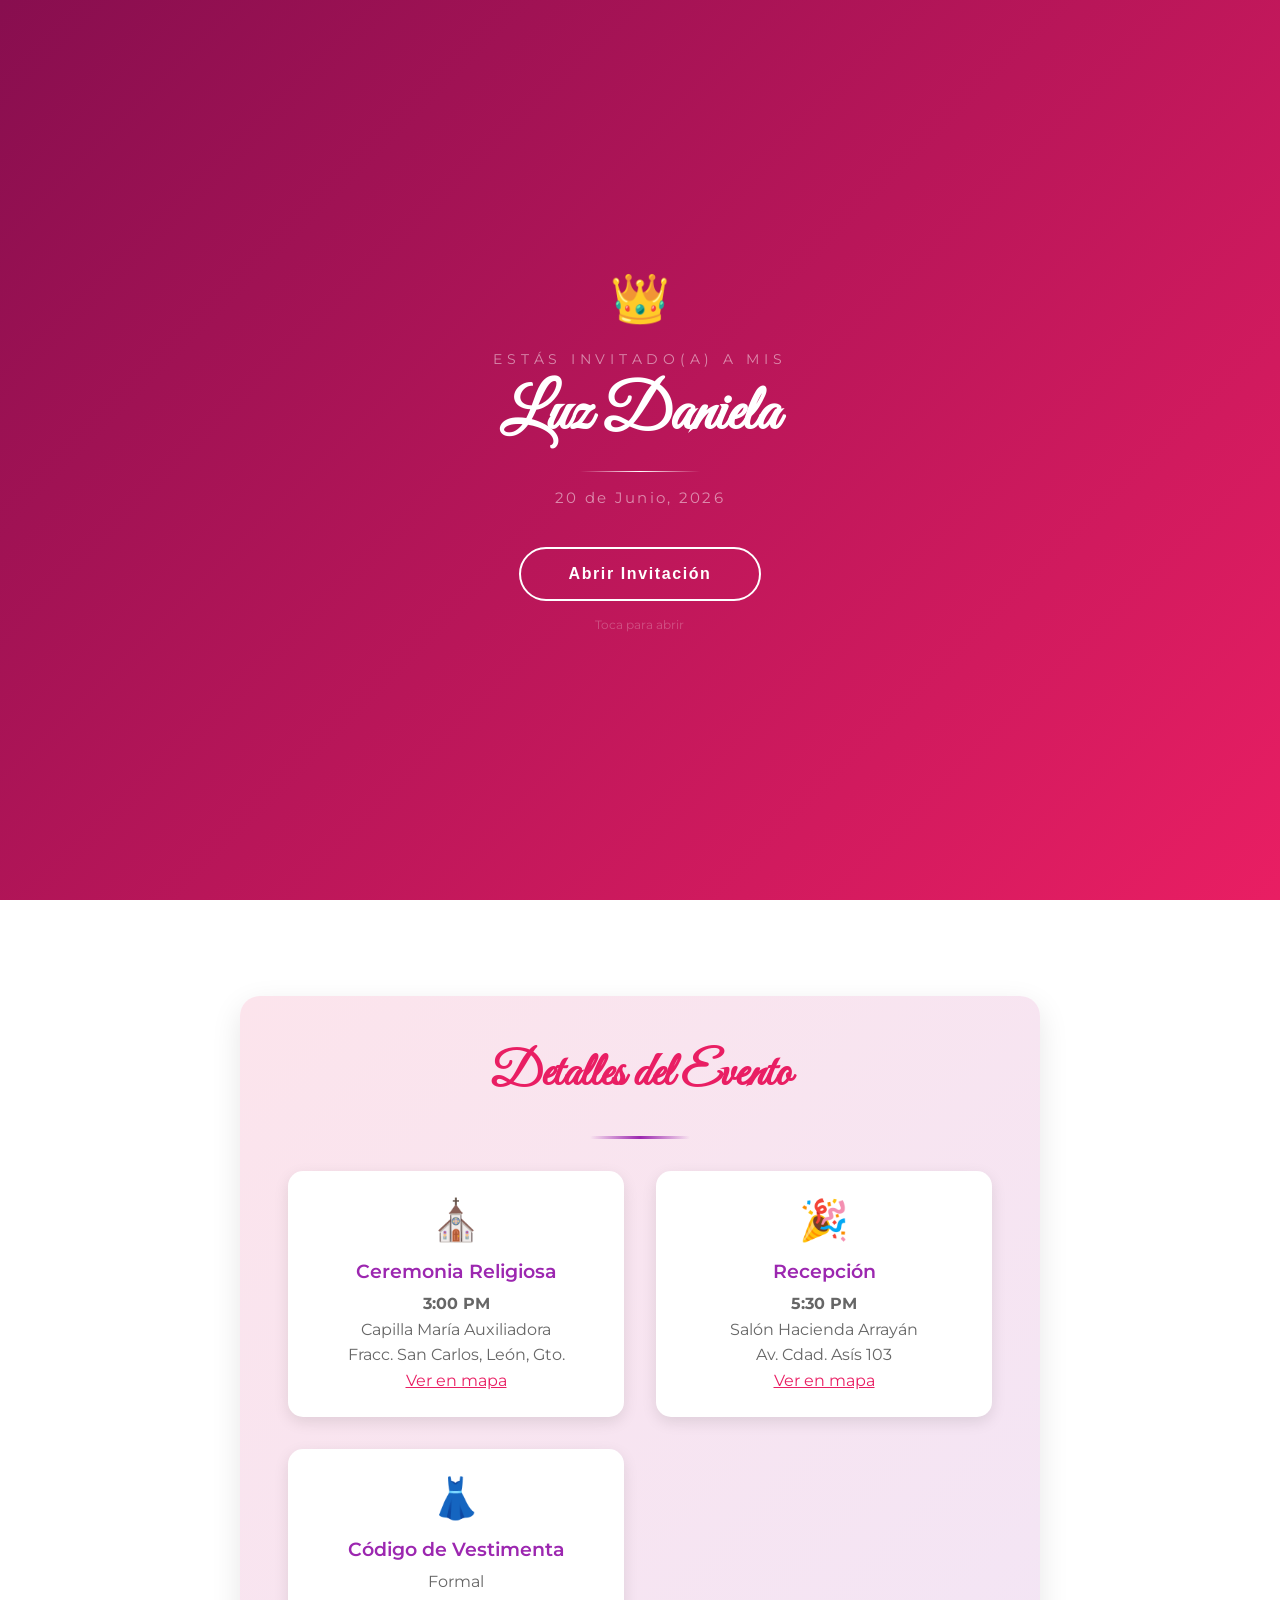
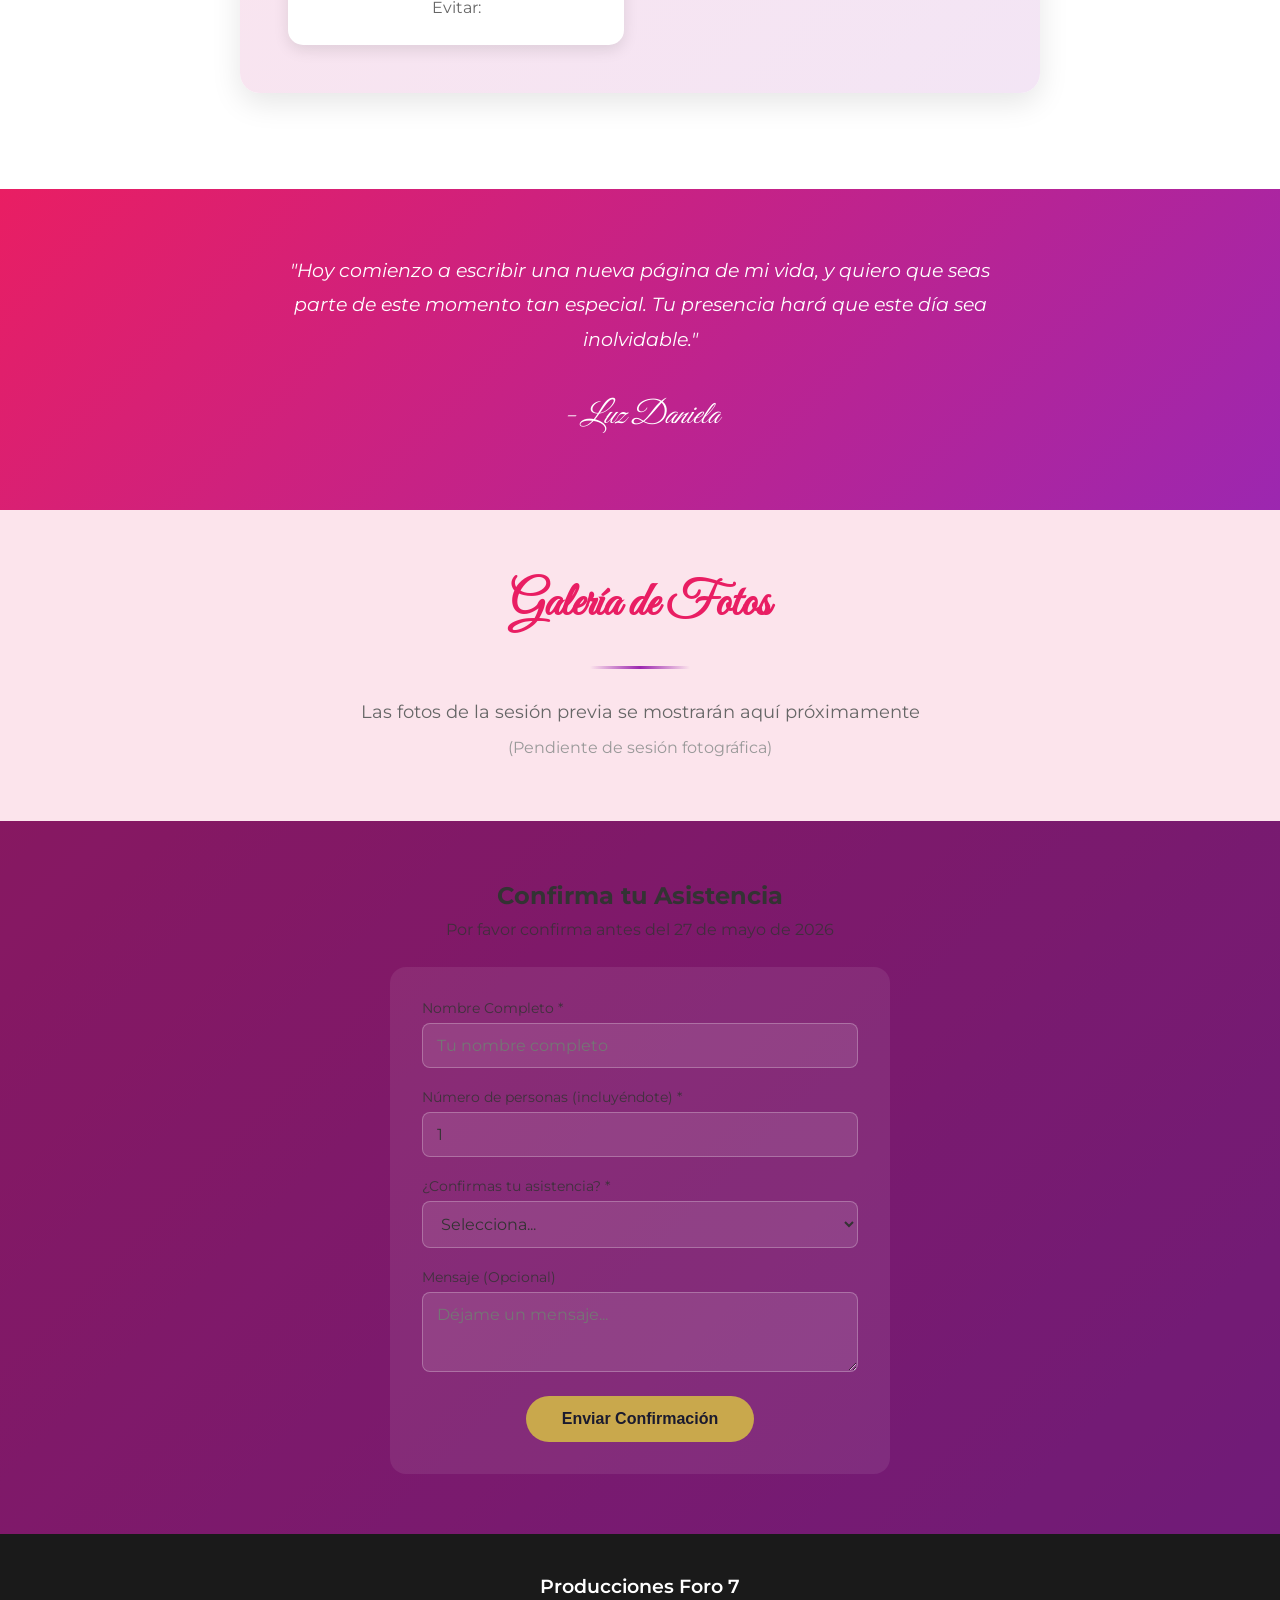
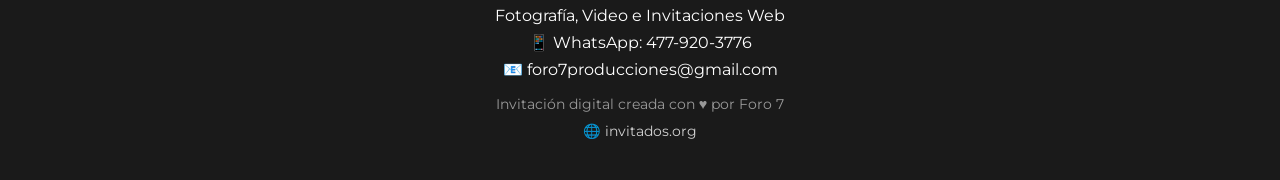
<file: index.html>
<!DOCTYPE html>
<html lang="es">
<head>
    <meta charset="UTF-8">
    <meta name="viewport" content="width=device-width, initial-scale=1.0">
    <title>XV Años - Luz Daniela Moreno Cuevas</title>
    <meta name="description" content="¡Acompáñanos a celebrar los XV años! 20 de Junio, 2026">
    <link rel="icon" type="image/svg+xml" href="favicon.svg">
    <link href="https://fonts.googleapis.com/css2?family=Great+Vibes&family=Montserrat:wght@300;400;600&display=swap" rel="stylesheet">
    <style>
        * {
            margin: 0;
            padding: 0;
            box-sizing: border-box;
        }

        body {
            font-family: 'Montserrat', sans-serif;
            background: linear-gradient(135deg, #e91e63 0%, #9c27b0 100%);
            color: #333;
            overflow-x: hidden;
        }

        .container {
            max-width: 1200px;
            margin: 0 auto;
        }

        /* Hero Section */
        .hero {
            min-height: 100vh;
            display: flex;
            flex-direction: column;
            justify-content: center;
            align-items: center;
            text-align: center;
            padding: 2rem;
            background: linear-gradient(135deg, rgba(233, 30, 99, 0.9) 0%, rgba(156, 39, 176, 0.9) 100%);
            color: white;
        }

        .hero-title {
            font-family: 'Great Vibes', cursive;
            font-size: 5rem;
            margin-bottom: 1rem;
            text-shadow: 2px 2px 4px rgba(0,0,0,0.3);
            animation: fadeInDown 1s ease-out;
        }

        .hero-subtitle {
            font-size: 1.5rem;
            font-weight: 300;
            margin-bottom: 2rem;
            animation: fadeInUp 1s ease-out 0.3s both;
        }

        .hero-date {
            font-size: 3rem;
            font-weight: 600;
            margin-bottom: 1rem;
            animation: fadeInUp 1s ease-out 0.6s both;
        }

        .hero-location {
            font-size: 1.2rem;
            font-weight: 300;
            animation: fadeInUp 1s ease-out 0.9s both;
        }

        /* Navigation */
        .nav-links {
            display: flex;
            justify-content: center;
            gap: 15px;
            margin: 30px 0;
            flex-wrap: wrap;
        }

        .nav-links a {
            display: inline-block;
            background: rgba(255, 255, 255, 0.2);
            backdrop-filter: blur(10px);
            color: white;
            padding: 12px 30px;
            border-radius: 30px;
            text-decoration: none;
            transition: all 0.3s;
            font-weight: 600;
            border: 2px solid rgba(255, 255, 255, 0.3);
        }

        .nav-links a:hover {
            background: rgba(255, 255, 255, 0.3);
            transform: translateY(-3px);
            box-shadow: 0 10px 20px rgba(0,0,0,0.2);
        }

        /* Info Section */
        .info-section {
            background: white;
            padding: 4rem 2rem;
        }

        .info-card {
            background: linear-gradient(135deg, #fce4ec 0%, #f3e5f5 100%);
            border-radius: 20px;
            padding: 3rem;
            margin: 2rem auto;
            max-width: 800px;
            box-shadow: 0 10px 30px rgba(0,0,0,0.1);
        }

        .info-title {
            font-family: 'Great Vibes', cursive;
            font-size: 3rem;
            text-align: center;
            color: #e91e63;
            margin-bottom: 2rem;
        }

        .event-details {
            display: grid;
            grid-template-columns: repeat(auto-fit, minmax(250px, 1fr));
            gap: 2rem;
            margin-top: 2rem;
        }

        .detail-item {
            text-align: center;
            padding: 1.5rem;
            background: white;
            border-radius: 15px;
            box-shadow: 0 5px 15px rgba(0,0,0,0.1);
        }

        .detail-icon {
            font-size: 2.5rem;
            margin-bottom: 1rem;
        }

        .detail-title {
            font-weight: 600;
            color: #9c27b0;
            margin-bottom: 0.5rem;
        }

        .detail-content {
            color: #666;
            line-height: 1.6;
        }

        /* Message Section */
        .message-section {
            background: linear-gradient(135deg, #e91e63 0%, #9c27b0 100%);
            color: white;
            padding: 4rem 2rem;
            text-align: center;
        }

        .message-box {
            max-width: 700px;
            margin: 0 auto;
            font-size: 1.2rem;
            line-height: 1.8;
            font-style: italic;
        }

        /* CTA Section */
        .cta-section {
            background: white;
            padding: 4rem 2rem;
            text-align: center;
        }

        .cta-button {
            display: inline-block;
            background: linear-gradient(135deg, #e91e63 0%, #9c27b0 100%);
            color: white;
            padding: 1.5rem 3rem;
            border-radius: 50px;
            text-decoration: none;
            font-size: 1.2rem;
            font-weight: 600;
            margin: 1rem;
            transition: all 0.3s;
            box-shadow: 0 10px 30px rgba(233, 30, 99, 0.3);
        }

        .cta-button:hover {
            transform: translateY(-3px);
            box-shadow: 0 15px 40px rgba(233, 30, 99, 0.4);
        }

        /* Footer */
        .footer {
            background: #1a1a1a;
            color: white;
            text-align: center;
            padding: 2rem;
        }

        .footer p {
            margin: 0.5rem 0;
        }

        /* Animations */
        @keyframes fadeInDown {
            from {
                opacity: 0;
                transform: translateY(-50px);
            }
            to {
                opacity: 1;
                transform: translateY(0);
            }
        }

        @keyframes fadeInUp {
            from {
                opacity: 0;
                transform: translateY(50px);
            }
            to {
                opacity: 1;
                transform: translateY(0);
            }
        }

        /* Responsive */
        @media (max-width: 768px) {
            .hero-title {
                font-size: 3rem;
            }

            .hero-date {
                font-size: 2rem;
            }

            .info-title {
                font-size: 2rem;
            }

            .event-details {
                grid-template-columns: 1fr;
            }
        }

        /* Decorative elements */
        .decorative-line {
            width: 100px;
            height: 3px;
            background: linear-gradient(90deg, transparent, #9c27b0, transparent);
            margin: 2rem auto;
        }

        /* ── RSVP ── */
        #rsvp { padding: 60px 20px; background: rgba(0,0,0,0.3); }
        #rsvp .section-title { text-align:center; margin-bottom:10px; }
        .rsvp-form { max-width: 500px; margin: 0 auto; background: rgba(255,255,255,0.08); border-radius: 16px; padding: 32px; }
        .form-group { margin-bottom: 20px; }
        .form-group label { display:block; margin-bottom:6px; font-size:.9rem; opacity:.85; }
        .form-group input,
        .form-group select,
        .form-group textarea { width:100%; padding:12px 14px; border:1px solid rgba(255,255,255,0.25); border-radius:8px; background:rgba(255,255,255,0.1); color:inherit; font-size:1rem; font-family:inherit; }
        .form-group textarea { min-height:80px; resize:vertical; }
        #successMessage { display:none; text-align:center; padding:24px; background:rgba(16,185,129,.15); border:1px solid #10b981; border-radius:12px; color:#6ee7b7; font-size:1.05rem; margin-top:16px; }

        /* ── SPLASH ── */
        .splash-screen { position:fixed; inset:0; z-index:10000; background:linear-gradient(135deg,#880e4f 0%,#e91e63 100%); display:flex; align-items:center; justify-content:center; transition:opacity .8s ease, visibility .8s ease; }
        .splash-screen.hidden { opacity:0; visibility:hidden; pointer-events:none; }
        .splash-content { text-align:center; padding:2rem; }
        .splash-icon { font-size:3rem; animation:splashFloat 3s ease-in-out infinite; }
        @keyframes splashFloat { 0%,100%{transform:translateY(0)} 50%{transform:translateY(-8px)} }
        .splash-subtitle { font-size:.85rem; letter-spacing:.35em; text-transform:uppercase; color:rgba(255,255,255,0.5); margin-top:1.5rem; }
        .splash-names { font-size:clamp(2.2rem,7vw,4rem); color:#fff; margin:.5rem 0; font-family:'Great Vibes',cursive; }
        .splash-divider { width:120px; height:1px; background:linear-gradient(90deg,transparent,#fff,transparent); margin:1rem auto; }
        .splash-date { font-size:.95rem; letter-spacing:.15em; color:rgba(255,255,255,0.5); }
        .splash-btn { display:inline-block; margin-top:2.5rem; padding:1rem 3rem; background:transparent; border:2px solid #fff; border-radius:50px; color:#fff; font-size:1rem; font-weight:600; letter-spacing:.1em; cursor:pointer; transition:all .3s; }
        .splash-btn:hover { background:#fff; color:#880e4f; transform:translateY(-3px); }
        .splash-hint { font-size:.75rem; color:rgba(255,255,255,0.5); margin-top:1rem; opacity:.5; }
    </style>
</head>
<body>

    <!-- Splash Screen -->
    <div class="splash-screen" id="splashScreen">
        <div class="splash-content">
            <div class="splash-icon">👑</div>
            <p class="splash-subtitle" id="splashSubtitle">Estás invitado(a) a mis</p>
            <h1 class="splash-names">Luz Daniela</h1>
            <div class="splash-divider"></div>
            <p class="splash-date" id="splashDate">20 de Junio, 2026</p>
            <p id="splashGuest" style="display:none;font-size:1.6rem;font-family:'Great Vibes',cursive;margin:.3rem 0;"></p>
            <p id="splashPases" style="display:none;opacity:.75;font-size:.9rem;margin:.2rem 0 1rem;"></p>
            <button class="splash-btn" id="openInvitation">
                <span>Abrir Invitación</span>
            </button>
            <p class="splash-hint">Toca para abrir</p>
        </div>
    </div>

    <!-- Background Music -->
    <audio id="bgMusic" loop preload="auto">
        <source src="audio/invitacion-luz-daniela.mp3" type="audio/mpeg">
    </audio>

    <!-- Hero Section -->
    <section class="hero">
        <h1 class="hero-title"><span data-campo="protagonista-nombre">Luz Daniela Moreno Cuevas</span></h1>
        <p class="hero-subtitle">Mis XV Años</p>
        <div class="decorative-line"></div>
        <p class="hero-date">20 de Junio, 2026</p>
        <p class="hero-location">León, Guanajuato</p>

    </section>

    <!-- Info Section -->
    <section class="info-section">
        <div class="container">
            <div class="info-card">
                <h2 class="info-title">Detalles del Evento</h2>
                <div class="decorative-line"></div>

                <div class="event-details">
                    <div class="detail-item">
                        <div class="detail-icon">⛪</div>
                        <h3 class="detail-title">Ceremonia Religiosa</h3>
                        <div class="detail-content">
                            <p><strong data-campo="ceremonia-hora">3:00 PM</strong></p>
                            <p><span data-campo="ceremonia-lugar">Capilla María Auxiliadora</span></p>
                            <p><span data-campo="ceremonia-direccion">Fracc. San Carlos, León, Gto.</span></p>
                            <p><a href="https://maps.app.goo.gl/hKgvVpBN4P5H3VWU8" target="_blank" style="color: #e91e63;" data-campo="ceremonia-maps">Ver en mapa</a></p>
                        </div>
                    </div>

                    <div class="detail-item">
                        <div class="detail-icon">🎉</div>
                        <h3 class="detail-title">Recepción</h3>
                        <div class="detail-content">
                            <p><strong data-campo="recepcion-hora">5:30 PM</strong></p>
                            <p><span data-campo="recepcion-lugar">Salón Hacienda Arrayán</span></p>
                            <p data-campo="recepcion-direccion">Av. Cdad. Asís 103</p>
                            <p><a href="https://maps.app.goo.gl/dyuScq2cbaypZGyo8" target="_blank" style="color: #e91e63;" data-campo="recepcion-maps">Ver en mapa</a></p>
                        </div>
                    </div>

                    <div class="detail-item">
                        <div class="detail-icon">👗</div>
                        <h3 class="detail-title">Código de Vestimenta</h3>
                        <div class="detail-content">
                            <p>Formal</p>
                            <p>Evitar: <strong data-campo="vestimenta-colores"></strong></p>
                        </div>
                    </div>
                </div>
            </div>
        </div>
    </section>

    <!-- Message Section -->
    <section class="message-section">
        <div class="container">
            <div class="message-box">
                <p data-campo="invitacion-frase">"Hoy comienzo a escribir una nueva página de mi vida, y quiero que seas parte de este momento tan especial. Tu presencia hará que este día sea inolvidable."</p>
                <p style="margin-top: 2rem; font-family: 'Great Vibes', cursive; font-size: 2rem;">- Luz Daniela</p>
            </div>
        </div>
    </section>

    <!-- Countdown -->
<section id="countdown" style="padding:40px 20px;text-align:center;">
    <h2 style="margin-bottom:20px;font-size:1.4rem;opacity:.85;">Faltan</h2>
    <div style="display:flex;justify-content:center;gap:16px;flex-wrap:wrap;">
        <div style="text-align:center;min-width:60px;">
            <span id="cd-days" style="display:block;font-size:2.5rem;font-weight:bold;">--</span>
            <span style="font-size:.8rem;opacity:.7;text-transform:uppercase;letter-spacing:.1em;">Días</span>
        </div>
        <div style="text-align:center;min-width:60px;">
            <span id="cd-hours" style="display:block;font-size:2.5rem;font-weight:bold;">--</span>
            <span style="font-size:.8rem;opacity:.7;text-transform:uppercase;letter-spacing:.1em;">Horas</span>
        </div>
        <div style="text-align:center;min-width:60px;">
            <span id="cd-minutes" style="display:block;font-size:2.5rem;font-weight:bold;">--</span>
            <span style="font-size:.8rem;opacity:.7;text-transform:uppercase;letter-spacing:.1em;">Minutos</span>
        </div>
        <div style="text-align:center;min-width:60px;">
            <span id="cd-seconds" style="display:block;font-size:2.5rem;font-weight:bold;">--</span>
            <span style="font-size:.8rem;opacity:.7;text-transform:uppercase;letter-spacing:.1em;">Segundos</span>
        </div>
    </div>
</section>

    <!-- Gallery Section (Placeholder) -->
    <section class="info-section" style="background: #fce4ec;">
        <div class="container">
            <h2 class="info-title">Galería de Fotos</h2>
            <div class="decorative-line"></div>
            <p style="text-align: center; color: #666; font-size: 1.1rem; margin-top: 2rem;">
                Las fotos de la sesión previa se mostrarán aquí próximamente
            </p>
            <p style="text-align: center; color: #999; margin-top: 1rem;">
                (Pendiente de sesión fotográfica)
            </p>
        </div>
    </section>

        <!-- RSVP -->
        <section id="rsvp">
            <h2 class="section-title">Confirma tu Asistencia</h2>
            <p style="text-align:center;margin-bottom:28px;opacity:.8;">
                Por favor confirma antes del <span id="confirmacionLimite">27 de mayo de 2026</span>
            </p>
            <div id="personalizedWelcome" style="display:none;text-align:center;margin-bottom:24px;padding:20px;background:rgba(255,255,255,0.07);border-radius:12px;">
                <p id="guestWelcomeText" style="font-size:1.1rem;margin-bottom:8px;"></p>
                <p id="guestPassesText" style="opacity:.75;font-size:.95rem;"></p>
            </div>
            <div class="rsvp-form">
                <form id="rsvpForm">
                    <div class="form-group">
                        <label for="name">Nombre Completo *</label>
                        <input type="text" id="name" name="name" required placeholder="Tu nombre completo">
                    </div>
                    <div class="form-group">
                        <label for="guests">Número de personas (incluyéndote) *</label>
                        <input type="number" id="guests" name="guests" min="1" max="20" value="1" required>
                    </div>
                    
                    <div class="form-group" id="nombresGroup" style="display:none;">
                        <label>Nombres de tus acompanantes</label>
                        <div id="nombresContainer"></div>
                    </div>
<div class="form-group">
                        <label for="attendance">¿Confirmas tu asistencia? *</label>
                        <select id="attendance" name="attendance" required>
                            <option value="">Selecciona...</option>
                            <option value="si">Sí, asistiré</option>
                            <option value="no">No podré asistir</option>
                        </select>
                    </div>
                    <div class="form-group">
                        <label for="message">Mensaje (Opcional)</label>
                        <textarea id="message" name="message" placeholder="Déjame un mensaje..."></textarea>
                    </div>
                    <div style="text-align:center;">
                        <button type="submit" style="background:var(--gold,#c9a84c);color:#1a1a2e;border:none;padding:14px 36px;border-radius:25px;font-size:1rem;font-weight:bold;cursor:pointer;">Enviar Confirmación</button>
                    </div>
                </form>
                <div id="successMessage">
                    ✓ ¡Gracias! Tu confirmación ha sido registrada.
                </div>
            </div>
        </section>

    <!-- Footer -->
    <footer class="footer">
        <p style="font-weight: 600; font-size: 1.2rem;">Producciones Foro 7</p>
        <p>Fotografía, Video e Invitaciones Web</p>
        <p>📱 WhatsApp: 477-920-3776</p>
        <p>📧 foro7producciones@gmail.com</p>
        <p style="margin-top: 1rem; font-size: 0.9rem; color: #999;">
            Invitación digital creada con ♥ por Foro 7
        </p>
    </footer>
<!-- Music Toggle Button -->
<button id="musicToggle" aria-label="Toggle music" style="position:fixed;bottom:20px;right:20px;z-index:9999;width:48px;height:48px;border-radius:50%;background:rgba(255,255,255,0.2);backdrop-filter:blur(10px);border:2px solid rgba(255,255,255,0.4);color:#fff;font-size:1.3rem;cursor:pointer;display:flex;align-items:center;justify-content:center;transition:all .3s;">&#9835;</button>

<script>
(function(){
    const audio = document.getElementById('bgMusic');
    const btn = document.getElementById('musicToggle');
    let playing = false;
    btn.addEventListener('click', function(){
        if(playing){ audio.pause(); btn.style.opacity='0.6'; playing=false; }
        else { audio.play().catch(()=>{}); btn.style.opacity='1'; playing=true; }
    });
    document.addEventListener('click', function startAudio(){
        if(!playing){ audio.play().then(()=>{ playing=true; btn.style.opacity='1'; }).catch(()=>{}); }
        document.removeEventListener('click', startAudio);
    }, {once: true});
})();
</script>

    <script>window.EVENTO_SLUG='xv-luz-daniela';</script>
    <script src="js/evento-loader.js"></script>
    <script src="visitas.js?v=1"></script>

    <script src="js/rsvp-guest.js"></script>
<script src="js/foro7-footer.js"></script>
<script>
// Splash handler
(function(){
    const splash = document.getElementById('splashScreen');
    const btn = document.getElementById('openInvitation');
    const audio = document.getElementById('bgMusic');
    if (!btn || !splash) return;
    btn.addEventListener('click', function(){
        splash.classList.add('hidden');
        if (audio) audio.play().catch(()=>{});
    });
})();
</script>
    <script>
    (function () {
        const token = new URLSearchParams(window.location.search).get('inv');
        if (token) return;
        const SB_URL  = 'https://nzpujmlienzfetqcgsxz.supabase.co';
        const SB_ANON = 'eyJhbGciOiJIUzI1NiIsInR5cCI6IkpXVCJ9.eyJpc3MiOiJzdXBhYmFzZSIsInJlZiI6Im56cHVqbWxpZW56ZmV0cWNnc3h6Iiwicm9sZSI6ImFub24iLCJpYXQiOjE3NzQ2ODYzMzYsImV4cCI6MjA5MDI2MjMzNn0.xl3lsb-KYj5tVLKTnzpbsdEGoV9ySnswH4eyRuyEH1s';
        const SB_H    = { 'apikey': SB_ANON, 'Authorization': 'Bearer ' + SB_ANON, 'Content-Type': 'application/json' };
        const SLUG    = 'xv-luz-daniela';
        const WA_NUMS = ['5214776607212'];
        const NOMBRE_EVENTO = 'los XV años de Luz Daniela';

        
        function buildNombreInputs(count) {
            var container = document.getElementById('nombresContainer');
            var group = document.getElementById('nombresGroup');
            if (!container || !group) return;
            container.innerHTML = '';
            var numAcomp = Math.max(0, count - 1);
            group.style.display = numAcomp > 0 ? 'block' : 'none';
            for (var i = 0; i < numAcomp; i++) {
                var inp = document.createElement('input');
                inp.type = 'text';
                inp.className = 'nombre-asistente';
                inp.placeholder = 'Acompanante ' + (i + 1);
                inp.style.cssText = 'width:100%;padding:10px;margin-bottom:6px;border:1px solid rgba(255,255,255,0.2);border-radius:8px;background:rgba(255,255,255,0.08);color:inherit;font-size:.95rem;';
                container.appendChild(inp);
            }
        }

function attachHandler() {
            const form = document.getElementById('rsvpForm');
            if (!form) return;
            var guestsInput = document.getElementById('guests');
            if (guestsInput) {
                guestsInput.addEventListener('change', function(){ buildNombreInputs(parseInt(this.value)||1); });
                guestsInput.addEventListener('input', function(){ buildNombreInputs(parseInt(this.value)||1); });
                buildNombreInputs(parseInt(guestsInput.value)||1);
            }

            form.addEventListener('submit', async function (e) {
                e.preventDefault();
                const nombre  = (document.getElementById('name')?.value || '').trim();
                const pases   = parseInt(document.getElementById('guests')?.value || '1');
                const asiste  = document.getElementById('attendance')?.value === 'si';
                const mensaje = (document.getElementById('message')?.value || '').trim();
                                const nombres = Array.from(document.querySelectorAll('.nombre-asistente')).map(function(inp){ return inp.value.trim(); }).filter(Boolean);
                if (!nombre) return;
                const btn = form.querySelector('button[type="submit"]');
                if (btn) { btn.disabled = true; btn.textContent = 'Enviando...'; }
                try {
                    const evR = await fetch(`${SB_URL}/rest/v1/eventos?slug=eq.${SLUG}&select=id&limit=1`, { headers: SB_H });
                    const [ev] = await evR.json();
                    if (ev?.id) {
                        const r_inv = await fetch(`${SB_URL}/rest/v1/invitados`, {
                            method: 'POST',
                            headers: { ...SB_H, 'Prefer': 'return=representation' },
                            body: JSON.stringify({ evento_id: ev.id, nombre, pases_asignados: pases, pases_confirmados: pases, asiste, status: asiste ? 'confirmada' : 'declinada', mensaje: mensaje || null, fecha_confirmacion: new Date().toISOString() })
                        });
                        const [inv] = await r_inv.json();
                        if (inv?.id && nombres.length) {
                            await fetch(`${SB_URL}/rest/v1/acompanantes`, {
                                method: 'POST', headers: { ...SB_H, 'Prefer': 'return=minimal' },
                                body: JSON.stringify(nombres.map((n,i) => ({ invitado_id: inv.id, nombre: n, orden: i })))
                            });
                        }
                    }
                } catch (err) {}
                form.style.display = 'none';
                const succ = document.getElementById('successMessage');
                if (succ) succ.style.display = 'block';
                const txt = asiste
                    ? `Hola, confirmo mi asistencia a ${NOMBRE_EVENTO}.\nNombre: ${nombre}\nPersonas: ${pases}${nombres.length ? "\nAcompanantes: " + nombres.join(", ") : ""}${mensaje ? '\nMensaje: ' + mensaje : ''}`
                    : `Hola, lamentablemente no podré asistir a ${NOMBRE_EVENTO}.\nNombre: ${nombre}${mensaje ? '\nMensaje: ' + mensaje : ''}`;
                WA_NUMS.forEach((num, i) => setTimeout(() => window.open(`https://wa.me/${num}?text=${encodeURIComponent(txt)}`, '_blank'), 400 + i * 600));
            });
        }
        if (document.readyState === 'loading') document.addEventListener('DOMContentLoaded', attachHandler);
        else attachHandler();
    })();
    </script>
<script>
(function(){
    const eventDate = new Date('2026-06-20T17:00:00-06:00');
    function upd(){
        const diff = eventDate - new Date();
        if(diff<=0){const s=document.getElementById('countdown');if(s)s.remove();return;}
        const el=(id,v)=>{const e=document.getElementById(id);if(e)e.textContent=String(v).padStart(2,'0');};
        el('cd-days',Math.floor(diff/86400000));
        el('cd-hours',Math.floor((diff%86400000)/3600000));
        el('cd-minutes',Math.floor((diff%3600000)/60000));
        el('cd-seconds',Math.floor((diff%60000)/1000));
    }
    upd(); setInterval(upd,1000);
})();
</script>
<script>
(function(){
    var token=new URLSearchParams(window.location.search).get('inv');
    var btn=document.getElementById('openInvitation');
    if(btn)btn.addEventListener('click',function(){window.scrollTo({top:0,behavior:'smooth'});});
    if(!token)return;
    var SB_URL='https://nzpujmlienzfetqcgsxz.supabase.co';
    var SB_ANON='eyJhbGciOiJIUzI1NiIsInR5cCI6IkpXVCJ9.eyJpc3MiOiJzdXBhYmFzZSIsInJlZiI6Im56cHVqbWxpZW56ZmV0cWNnc3h6Iiwicm9sZSI6ImFub24iLCJpYXQiOjE3NzQ2ODYzMzYsImV4cCI6MjA5MDI2MjMzNn0.xl3lsb-KYj5tVLKTnzpbsdEGoV9ySnswH4eyRuyEH1s';
    fetch(SB_URL+'/rest/v1/invitados?token=eq.'+encodeURIComponent(token)+'&select=nombre,pases_asignados&limit=1',{headers:{'apikey':SB_ANON,'Authorization':'Bearer '+SB_ANON}})
    .then(function(r){return r.json();})
    .then(function(rows){
        if(!rows||!rows.length)return;
        var g=rows[0];
        var sub=document.getElementById('splashSubtitle');
        var dateEl=document.getElementById('splashDate');
        var gEl=document.getElementById('splashGuest');
        var pEl=document.getElementById('splashPases');
        if(sub)sub.textContent='Hola,';
        document.querySelectorAll('.splash-names,.splash-name,.splash-title').forEach(function(el){el.style.display='none';});
        if(dateEl)dateEl.style.display='none';
        if(gEl){gEl.textContent=g.nombre;gEl.style.display='block';}
        if(pEl){pEl.textContent='🎟 '+g.pases_asignados+' '+(g.pases_asignados===1?'pase':'pases');pEl.style.display='block';}
        if(btn)btn.textContent='Ver mi Invitación';
    }).catch(function(){});
})();
</script>
</body>
</html>
</file>
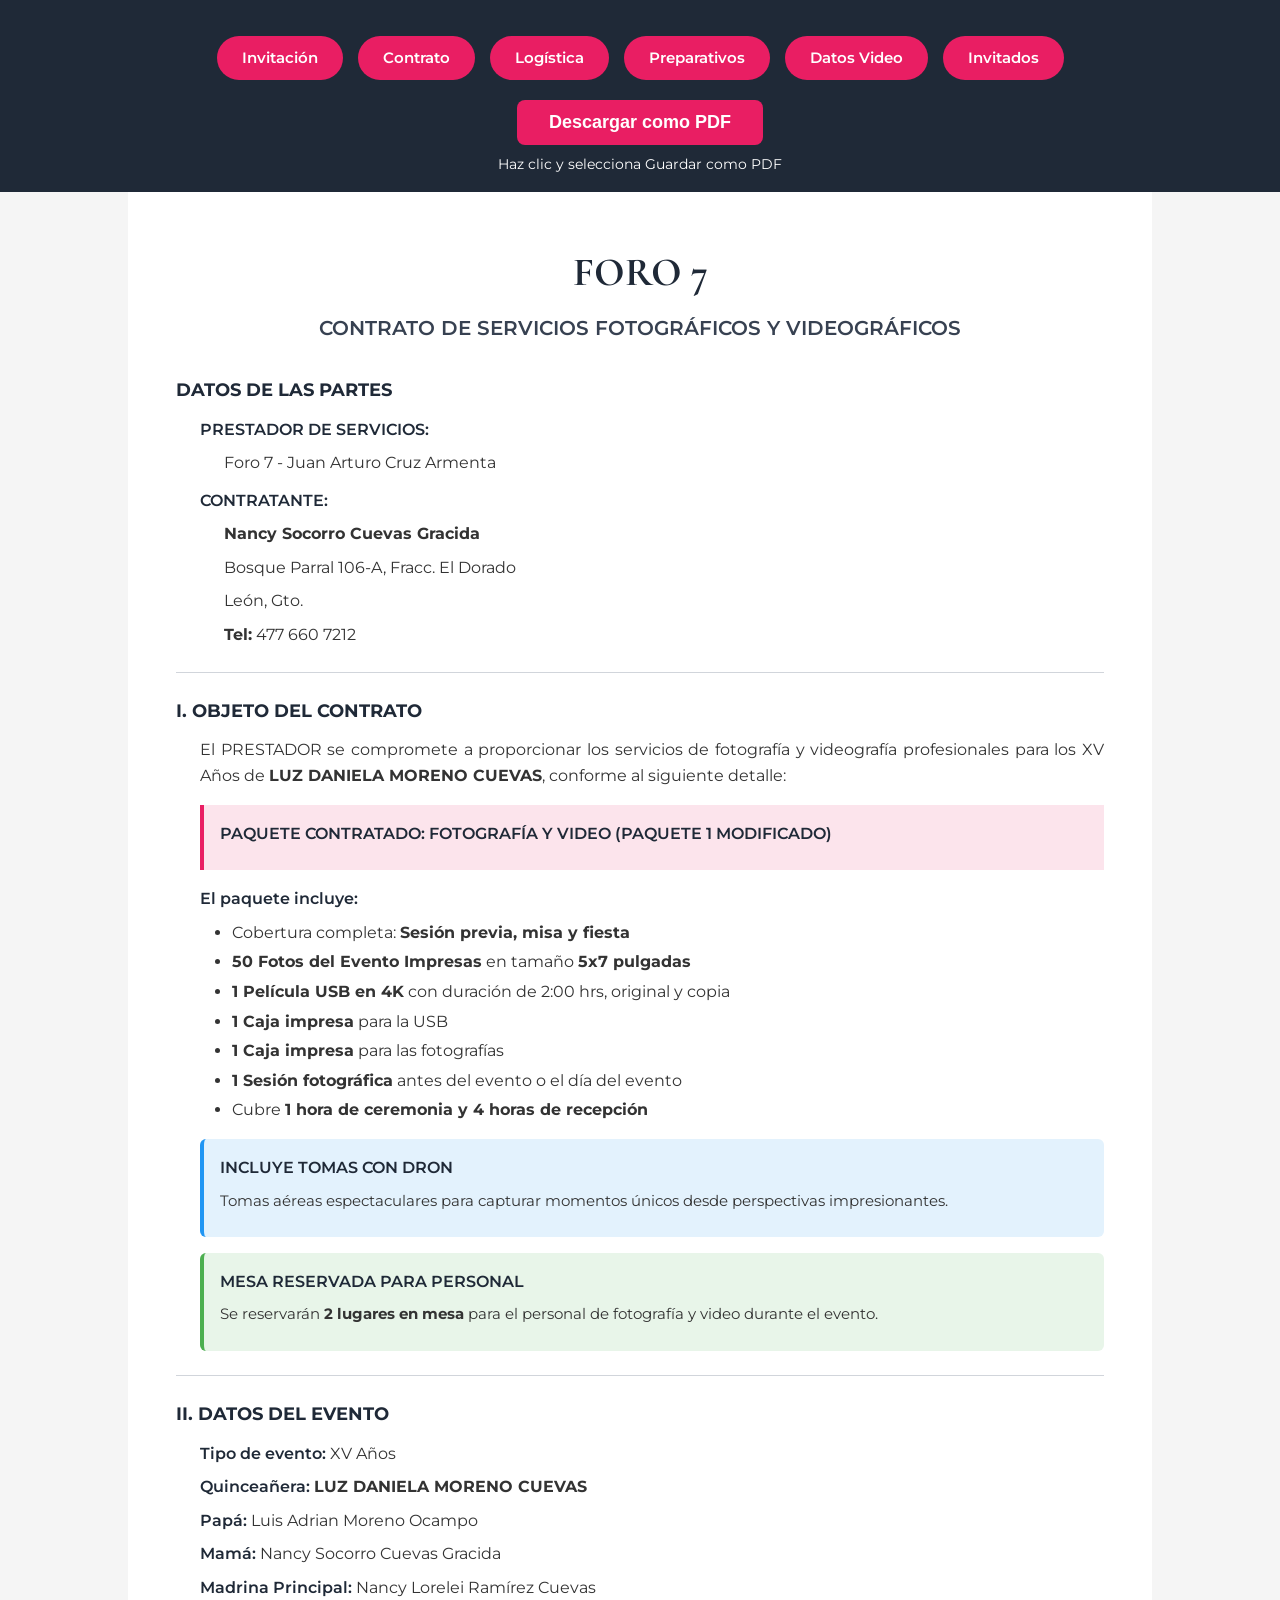
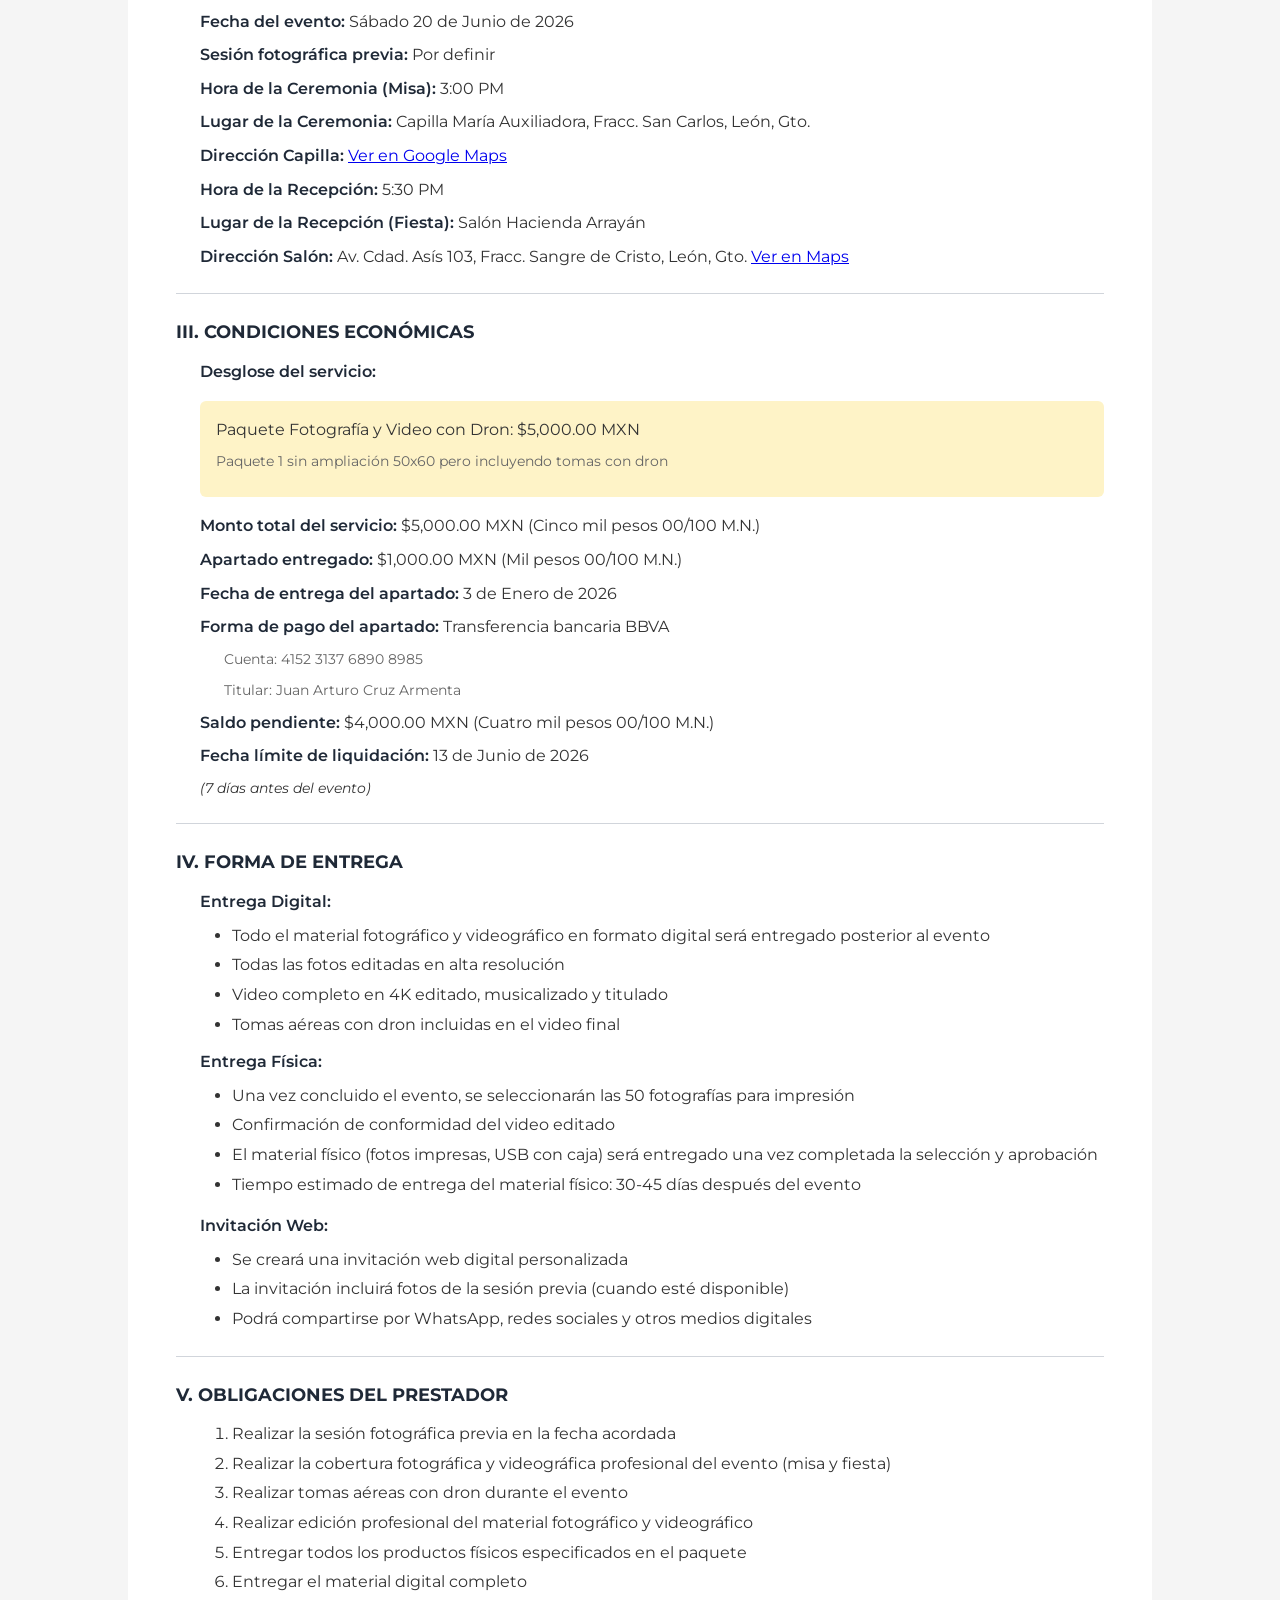
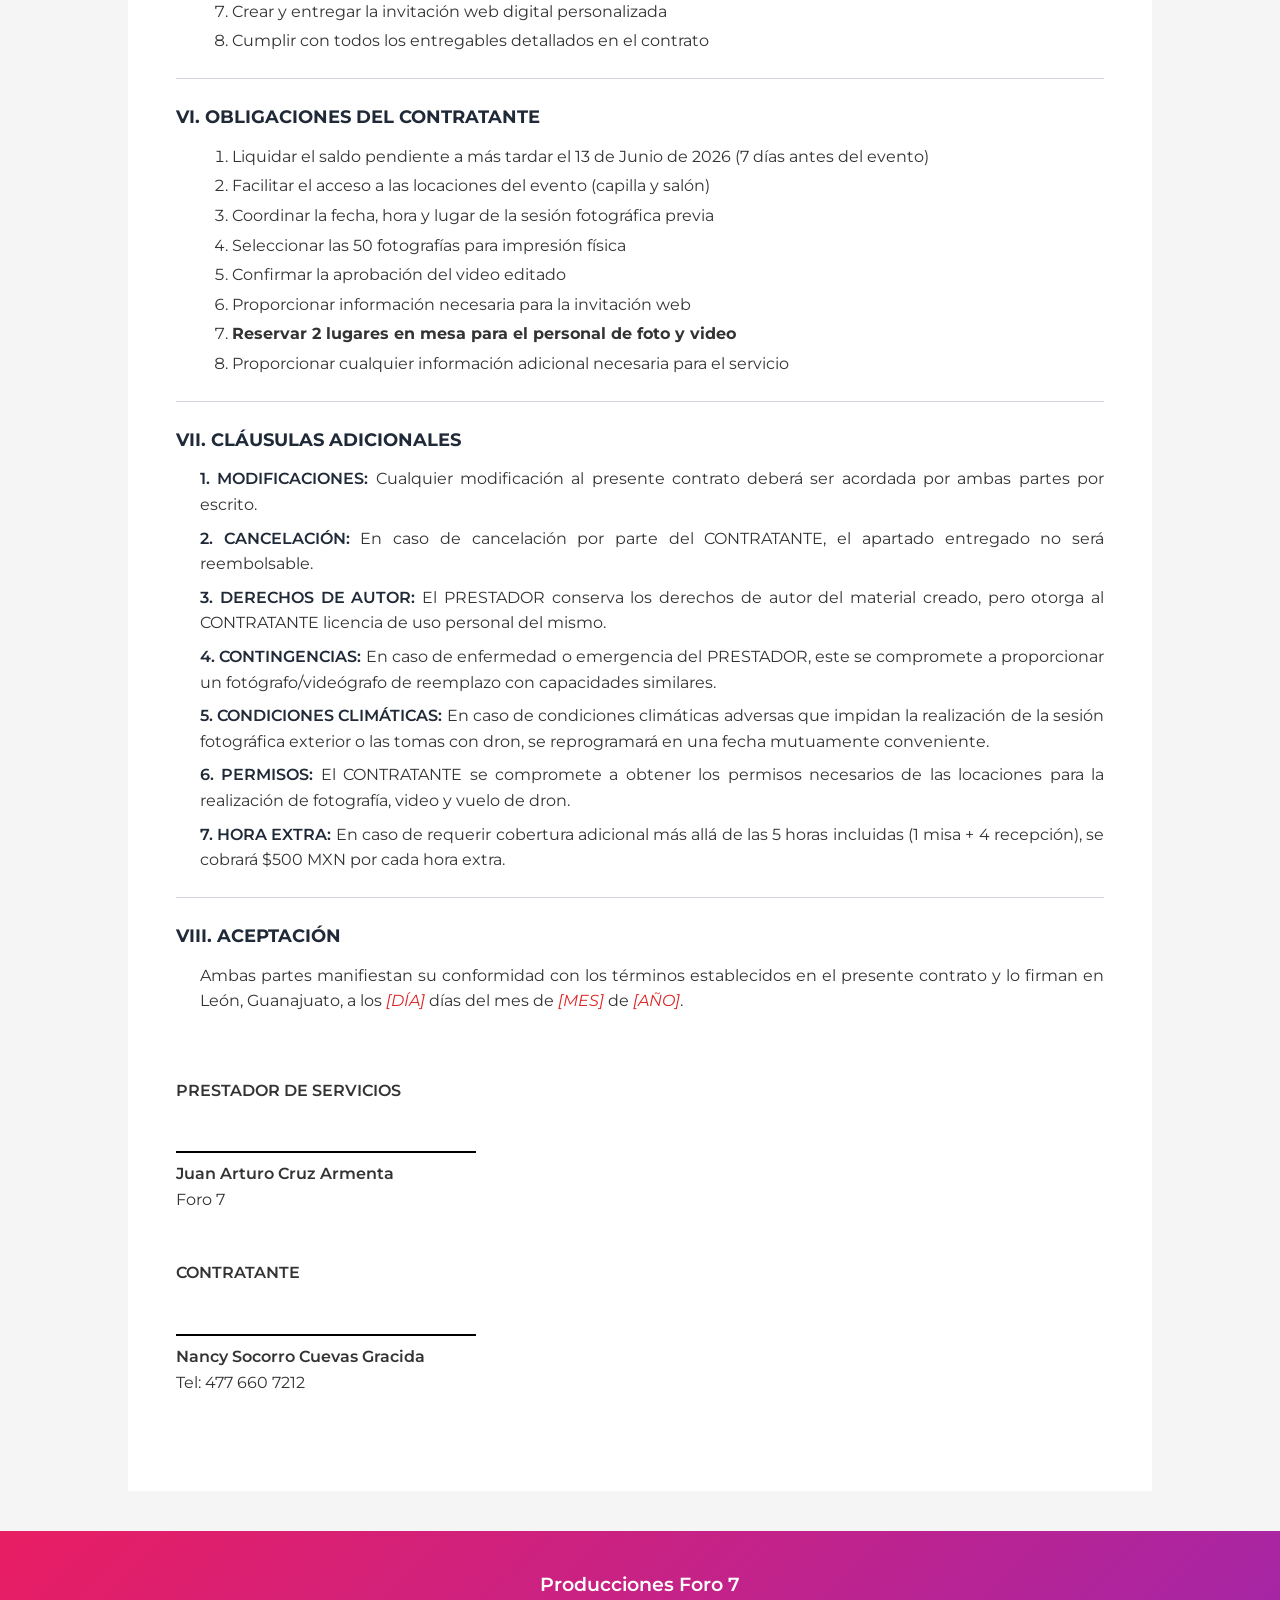
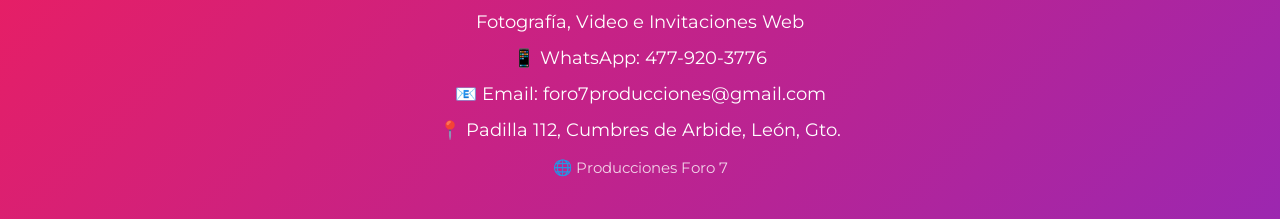
<file: contrato.html>
<!DOCTYPE html>
<html lang="es">
<head>
    <meta charset="UTF-8">
    <meta name="viewport" content="width=device-width, initial-scale=1.0">
    <title>Contrato - XV Años | Foro 7</title>
    <meta name="description" content="Contrato de servicios fotográficos y videográficos - XV Años 20 de Junio 2026">
    <link rel="icon" type="image/svg+xml" href="favicon.svg">
    <link href="https://fonts.googleapis.com/css2?family=Cormorant+Garamond:wght@300;400;600&family=Montserrat:wght@300;400&display=swap" rel="stylesheet">
    <style>
        * {
            margin: 0;
            padding: 0;
            box-sizing: border-box;
        }

        body {
            font-family: 'Montserrat', sans-serif;
            background-color: #f5f5f5;
            color: #333;
            line-height: 1.6;
        }

        .print-header {
            background-color: #1f2937;
            padding: 1rem;
            text-align: center;
        }

        .print-button {
            background-color: #e91e63;
            color: white;
            padding: 0.75rem 2rem;
            border: none;
            border-radius: 0.5rem;
            font-size: 1.125rem;
            font-weight: 600;
            cursor: pointer;
            transition: background-color 0.3s;
        }

        .print-button:hover {
            background-color: #c2185b;
        }

        .print-info {
            color: white;
            margin-top: 0.5rem;
            font-size: 0.875rem;
        }

        .contract-container {
            max-width: 1024px;
            margin: 0 auto;
            background: white;
            padding: 3rem;
        }

        .contract-header {
            text-align: center;
            margin-bottom: 2rem;
        }

        .contract-title {
            font-size: 2.5rem;
            font-weight: bold;
            margin-bottom: 0.5rem;
            color: #1f2937;
            font-family: 'Cormorant Garamond', serif;
        }

        .contract-subtitle {
            font-size: 1.25rem;
            font-weight: 600;
            color: #374151;
        }

        .section {
            margin-bottom: 1.5rem;
        }

        .section-title {
            font-size: 1.125rem;
            font-weight: bold;
            margin-bottom: 0.75rem;
            color: #1f2937;
        }

        .section-content {
            margin-left: 1.5rem;
        }

        .section-content p {
            margin-bottom: 0.5rem;
        }

        .section-content ul, .section-content ol {
            margin-left: 2rem;
            margin-bottom: 0.75rem;
        }

        .section-content li {
            margin-bottom: 0.25rem;
        }

        .highlight {
            font-weight: 600;
            color: #1f2937;
        }

        .pending {
            color: #dc2626;
            font-style: italic;
        }

        .divider {
            border: none;
            border-top: 1px solid #d1d5db;
            margin: 1.5rem 0;
        }

        .signatures {
            margin-top: 4rem;
        }

        .signature-section {
            margin-bottom: 3rem;
        }

        .signature-title {
            font-weight: 600;
            margin-bottom: 2rem;
        }

        .text-justify {
            text-align: justify;
        }

        .package-details {
            background-color: #fce4ec;
            padding: 1rem;
            border-left: 4px solid #e91e63;
            margin: 1rem 0;
        }

        .price-breakdown {
            background-color: #fef3c7;
            padding: 1rem;
            border-radius: 0.375rem;
            margin: 1rem 0;
        }

        .special-note {
            background-color: #e8f5e9;
            padding: 1rem;
            border-left: 4px solid #4caf50;
            margin: 1rem 0;
            border-radius: 0.375rem;
        }

        .dron-included {
            background-color: #e3f2fd;
            padding: 1rem;
            border-left: 4px solid #2196f3;
            margin: 1rem 0;
            border-radius: 0.375rem;
        }

        .nav-links {
            display: flex;
            justify-content: center;
            gap: 15px;
            margin: 20px 0;
            flex-wrap: wrap;
        }

        .nav-links a {
            display: inline-block;
            background: #e91e63;
            color: white;
            padding: 10px 25px;
            border-radius: 25px;
            text-decoration: none;
            transition: all 0.3s;
            font-size: 0.95em;
            font-weight: 600;
        }

        .nav-links a:hover {
            background: #c2185b;
            transform: translateY(-2px);
            box-shadow: 0 5px 15px rgba(233, 30, 99, 0.3);
        }

        @media print {
            .print-header {
                display: none !important;
            }

            .nav-links {
                display: none !important;
            }

            body {
                margin: 0;
                padding: 0;
                background: white;
            }

            .contract-container {
                padding: 2rem;
                box-shadow: none;
            }

            @page {
                margin: 2cm;
            }

            .section {
                break-inside: avoid;
            }

            .signatures {
                page-break-before: auto;
            }
        }

        @media (max-width: 768px) {
            .contract-container {
                padding: 1.5rem;
            }

            .contract-title {
                font-size: 2rem;
            }
        }

        .footer {
            background: linear-gradient(135deg, #e91e63 0%, #9c27b0 100%);
            color: white;
            text-align: center;
            padding: 30px 20px;
            margin-top: 40px;
        }

        .footer p {
            margin: 8px 0;
            font-size: 1.1rem;
        }

        .footer .company-name {
            font-weight: 600;
            font-size: 1.2rem;
        }
    </style>
</head>
<body>
    <div class="print-header">
        <div class="nav-links">
            <a href="index.html">Invitación</a>
            <a href="contrato.html">Contrato</a>
            <a href="logistica.html">Logística</a>
            <a href="preparativos.html">Preparativos</a>
            <a href="datos-edicion.html">Datos Video</a>
        
            <a href="invitados.html">Invitados</a>
        </div>
        <button class="print-button" onclick="window.print()">
            Descargar como PDF
        </button>
        <p class="print-info">
            Haz clic y selecciona Guardar como PDF
        </p>
    </div>

    <div class="contract-container">
        <div class="contract-header">
            <h1 class="contract-title">FORO 7</h1>
            <h2 class="contract-subtitle">CONTRATO DE SERVICIOS FOTOGRÁFICOS Y VIDEOGRÁFICOS</h2>
        </div>

        <div class="section">
            <h3 class="section-title">DATOS DE LAS PARTES</h3>
            <div class="section-content">
                <p><span class="highlight">PRESTADOR DE SERVICIOS:</span></p>
                <p style="margin-left: 1.5rem; margin-bottom: 0.75rem;">Foro 7 - Juan Arturo Cruz Armenta</p>
                <p><span class="highlight">CONTRATANTE:</span></p>
                <p style="margin-left: 1.5rem;"><strong>Nancy Socorro Cuevas Gracida</strong></p>
                <p style="margin-left: 1.5rem;">Bosque Parral 106-A, Fracc. El Dorado</p>
                <p style="margin-left: 1.5rem;">León, Gto.</p>
                <p style="margin-left: 1.5rem;"><strong>Tel:</strong> 477 660 7212</p>
            </div>
        </div>

        <hr class="divider">

        <div class="section">
            <h3 class="section-title">I. OBJETO DEL CONTRATO</h3>
            <div class="section-content">
                <p class="text-justify">
                    El PRESTADOR se compromete a proporcionar los servicios de fotografía y videografía profesionales para los XV Años de <strong>LUZ DANIELA MORENO CUEVAS</strong>, conforme al siguiente detalle:
                </p>

                <div class="package-details">
                    <p class="highlight">PAQUETE CONTRATADO: FOTOGRAFÍA Y VIDEO (PAQUETE 1 MODIFICADO)</p>
                </div>

                <p class="highlight" style="margin-top: 1rem; margin-bottom: 0.5rem;">El paquete incluye:</p>
                <ul>
                    <li>Cobertura completa: <strong>Sesión previa, misa y fiesta</strong></li>
                    <li><strong>50 Fotos del Evento Impresas</strong> en tamaño <strong>5x7 pulgadas</strong></li>
                    <li><strong>1 Película USB en 4K</strong> con duración de 2:00 hrs, original y copia</li>
                    <li><strong>1 Caja impresa</strong> para la USB</li>
                    <li><strong>1 Caja impresa</strong> para las fotografías</li>
                    <li><strong>1 Sesión fotográfica</strong> antes del evento o el día del evento</li>
                    <li>Cubre <strong>1 hora de ceremonia y 4 horas de recepción</strong></li>
                </ul>

                <div class="dron-included">
                    <p class="highlight">INCLUYE TOMAS CON DRON</p>
                    <p style="font-size: 0.95em; margin-top: 0.5rem;">Tomas aéreas espectaculares para capturar momentos únicos desde perspectivas impresionantes.</p>
                </div>

                <div class="special-note">
                    <p class="highlight">MESA RESERVADA PARA PERSONAL</p>
                    <p style="font-size: 0.95em; margin-top: 0.5rem;">Se reservarán <strong>2 lugares en mesa</strong> para el personal de fotografía y video durante el evento.</p>
                </div>
            </div>
        </div>

        <hr class="divider">

        <div class="section">
            <h3 class="section-title">II. DATOS DEL EVENTO</h3>
            <div class="section-content">
                <p><span class="highlight">Tipo de evento:</span> XV Años</p>
                <p><span class="highlight">Quinceañera:</span> <strong>LUZ DANIELA MORENO CUEVAS</strong></p>
                <p><span class="highlight">Papá:</span> Luis Adrian Moreno Ocampo</p>
                <p><span class="highlight">Mamá:</span> Nancy Socorro Cuevas Gracida</p>
                <p><span class="highlight">Madrina Principal:</span> Nancy Lorelei Ramírez Cuevas</p>
                <p><span class="highlight">Fecha del evento:</span> Sábado 20 de Junio de 2026</p>
                <p><span class="highlight">Sesión fotográfica previa:</span> Por definir</p>
                <p><span class="highlight">Hora de la Ceremonia (Misa):</span> 3:00 PM</p>
                <p><span class="highlight">Lugar de la Ceremonia:</span> Capilla María Auxiliadora, Fracc. San Carlos, León, Gto.</p>
                <p><span class="highlight">Dirección Capilla:</span> <a href="https://maps.app.goo.gl/hKgvVpBN4P5H3VWU8" target="_blank">Ver en Google Maps</a></p>
                <p><span class="highlight">Hora de la Recepción:</span> 5:30 PM</p>
                <p><span class="highlight">Lugar de la Recepción (Fiesta):</span> Salón Hacienda Arrayán</p>
                <p><span class="highlight">Dirección Salón:</span> Av. Cdad. Asís 103, Fracc. Sangre de Cristo, León, Gto. <a href="https://maps.app.goo.gl/dyuScq2cbaypZGyo8" target="_blank">Ver en Maps</a></p>
            </div>
        </div>

        <hr class="divider">

        <div class="section">
            <h3 class="section-title">III. CONDICIONES ECONÓMICAS</h3>
            <div class="section-content">
                <p class="highlight" style="margin-bottom: 0.5rem;">Desglose del servicio:</p>
                <div class="price-breakdown">
                    <p>Paquete Fotografía y Video con Dron: $5,000.00 MXN</p>
                    <p style="font-size: 0.9em; color: #666; margin-top: 5px;">Paquete 1 sin ampliación 50x60 pero incluyendo tomas con dron</p>
                </div>

                <p><span class="highlight">Monto total del servicio:</span> $5,000.00 MXN (Cinco mil pesos 00/100 M.N.)</p>
                <p><span class="highlight">Apartado entregado:</span> $1,000.00 MXN (Mil pesos 00/100 M.N.)</p>
                <p><span class="highlight">Fecha de entrega del apartado:</span> 3 de Enero de 2026</p>
                <p><span class="highlight">Forma de pago del apartado:</span> Transferencia bancaria BBVA</p>
                <p style="margin-left: 1.5rem; font-size: 0.9em; color: #666;">Cuenta: 4152 3137 6890 8985</p>
                <p style="margin-left: 1.5rem; font-size: 0.9em; color: #666;">Titular: Juan Arturo Cruz Armenta</p>
                <p><span class="highlight">Saldo pendiente:</span> $4,000.00 MXN (Cuatro mil pesos 00/100 M.N.)</p>
                <p style="margin-top: 0.5rem;"><span class="highlight">Fecha límite de liquidación:</span> 13 de Junio de 2026</p>
                <p style="font-style: italic; font-size: 0.875rem;">(7 días antes del evento)</p>
            </div>
        </div>

        <hr class="divider">

        <div class="section">
            <h3 class="section-title">IV. FORMA DE ENTREGA</h3>
            <div class="section-content">
                <p class="highlight" style="margin-bottom: 0.5rem;">Entrega Digital:</p>
                <ul style="margin-bottom: 0.75rem;">
                    <li>Todo el material fotográfico y videográfico en formato digital será entregado posterior al evento</li>
                    <li>Todas las fotos editadas en alta resolución</li>
                    <li>Video completo en 4K editado, musicalizado y titulado</li>
                    <li>Tomas aéreas con dron incluidas en el video final</li>
                </ul>

                <p class="highlight" style="margin-bottom: 0.5rem;">Entrega Física:</p>
                <ul>
                    <li>Una vez concluido el evento, se seleccionarán las 50 fotografías para impresión</li>
                    <li>Confirmación de conformidad del video editado</li>
                    <li>El material físico (fotos impresas, USB con caja) será entregado una vez completada la selección y aprobación</li>
                    <li>Tiempo estimado de entrega del material físico: 30-45 días después del evento</li>
                </ul>

                <p class="highlight" style="margin-top: 1rem; margin-bottom: 0.5rem;">Invitación Web:</p>
                <ul>
                    <li>Se creará una invitación web digital personalizada</li>
                    <li>La invitación incluirá fotos de la sesión previa (cuando esté disponible)</li>
                    <li>Podrá compartirse por WhatsApp, redes sociales y otros medios digitales</li>
                </ul>
            </div>
        </div>

        <hr class="divider">

        <div class="section">
            <h3 class="section-title">V. OBLIGACIONES DEL PRESTADOR</h3>
            <div class="section-content">
                <ol>
                    <li>Realizar la sesión fotográfica previa en la fecha acordada</li>
                    <li>Realizar la cobertura fotográfica y videográfica profesional del evento (misa y fiesta)</li>
                    <li>Realizar tomas aéreas con dron durante el evento</li>
                    <li>Realizar edición profesional del material fotográfico y videográfico</li>
                    <li>Entregar todos los productos físicos especificados en el paquete</li>
                    <li>Entregar el material digital completo</li>
                    <li>Crear y entregar la invitación web digital personalizada</li>
                    <li>Cumplir con todos los entregables detallados en el contrato</li>
                </ol>
            </div>
        </div>

        <hr class="divider">

        <div class="section">
            <h3 class="section-title">VI. OBLIGACIONES DEL CONTRATANTE</h3>
            <div class="section-content">
                <ol>
                    <li>Liquidar el saldo pendiente a más tardar el 13 de Junio de 2026 (7 días antes del evento)</li>
                    <li>Facilitar el acceso a las locaciones del evento (capilla y salón)</li>
                    <li>Coordinar la fecha, hora y lugar de la sesión fotográfica previa</li>
                    <li>Seleccionar las 50 fotografías para impresión física</li>
                    <li>Confirmar la aprobación del video editado</li>
                    <li>Proporcionar información necesaria para la invitación web</li>
                    <li><strong>Reservar 2 lugares en mesa para el personal de foto y video</strong></li>
                    <li>Proporcionar cualquier información adicional necesaria para el servicio</li>
                </ol>
            </div>
        </div>

        <hr class="divider">

        <div class="section">
            <h3 class="section-title">VII. CLÁUSULAS ADICIONALES</h3>
            <div class="section-content">
                <p class="text-justify" style="margin-bottom: 0.5rem;">
                    <span class="highlight">1. MODIFICACIONES:</span> Cualquier modificación al presente contrato deberá ser acordada por ambas partes por escrito.
                </p>

                <p class="text-justify" style="margin-bottom: 0.5rem;">
                    <span class="highlight">2. CANCELACIÓN:</span> En caso de cancelación por parte del CONTRATANTE, el apartado entregado no será reembolsable.
                </p>

                <p class="text-justify" style="margin-bottom: 0.5rem;">
                    <span class="highlight">3. DERECHOS DE AUTOR:</span> El PRESTADOR conserva los derechos de autor del material creado, pero otorga al CONTRATANTE licencia de uso personal del mismo.
                </p>

                <p class="text-justify" style="margin-bottom: 0.5rem;">
                    <span class="highlight">4. CONTINGENCIAS:</span> En caso de enfermedad o emergencia del PRESTADOR, este se compromete a proporcionar un fotógrafo/videógrafo de reemplazo con capacidades similares.
                </p>

                <p class="text-justify" style="margin-bottom: 0.5rem;">
                    <span class="highlight">5. CONDICIONES CLIMÁTICAS:</span> En caso de condiciones climáticas adversas que impidan la realización de la sesión fotográfica exterior o las tomas con dron, se reprogramará en una fecha mutuamente conveniente.
                </p>

                <p class="text-justify" style="margin-bottom: 0.5rem;">
                    <span class="highlight">6. PERMISOS:</span> El CONTRATANTE se compromete a obtener los permisos necesarios de las locaciones para la realización de fotografía, video y vuelo de dron.
                </p>

                <p class="text-justify" style="margin-bottom: 0.5rem;">
                    <span class="highlight">7. HORA EXTRA:</span> En caso de requerir cobertura adicional más allá de las 5 horas incluidas (1 misa + 4 recepción), se cobrará $500 MXN por cada hora extra.
                </p>
            </div>
        </div>

        <hr class="divider">

        <div class="section">
            <h3 class="section-title">VIII. ACEPTACIÓN</h3>
            <div class="section-content">
                <p class="text-justify">
                    Ambas partes manifiestan su conformidad con los términos establecidos en el presente contrato y lo firman en León, Guanajuato, a los <span class="pending">[DÍA]</span> días del mes de <span class="pending">[MES]</span> de <span class="pending">[AÑO]</span>.
                </p>
            </div>
        </div>

        <div class="signatures">
            <div class="signature-section">
                <p class="signature-title">PRESTADOR DE SERVICIOS</p>
                <div style="margin-top: 3rem; border-top: 2px solid #000; padding-top: 0.5rem; max-width: 300px;">
                    <p style="font-weight: 600;">Juan Arturo Cruz Armenta</p>
                    <p>Foro 7</p>
                </div>
            </div>

            <div class="signature-section">
                <p class="signature-title">CONTRATANTE</p>
                <div style="margin-top: 3rem; border-top: 2px solid #000; padding-top: 0.5rem; max-width: 300px;">
                    <p style="font-weight: 600;">Nancy Socorro Cuevas Gracida</p>
                    <p>Tel: 477 660 7212</p>
                </div>
            </div>
        </div>
    </div>

    <div class="footer">
        <p class="company-name">Producciones Foro 7</p>
        <p>Fotografía, Video e Invitaciones Web</p>
        <p>📱 WhatsApp: 477-920-3776</p>
        <p>📧 Email: foro7producciones@gmail.com</p>
        <p>📍 Padilla 112, Cumbres de Arbide, León, Gto.</p>
    </div>
    <script src="visitas.js?v=1"></script>

<script src="js/foro7-footer.js"></script>
</body>
</html>
</file>
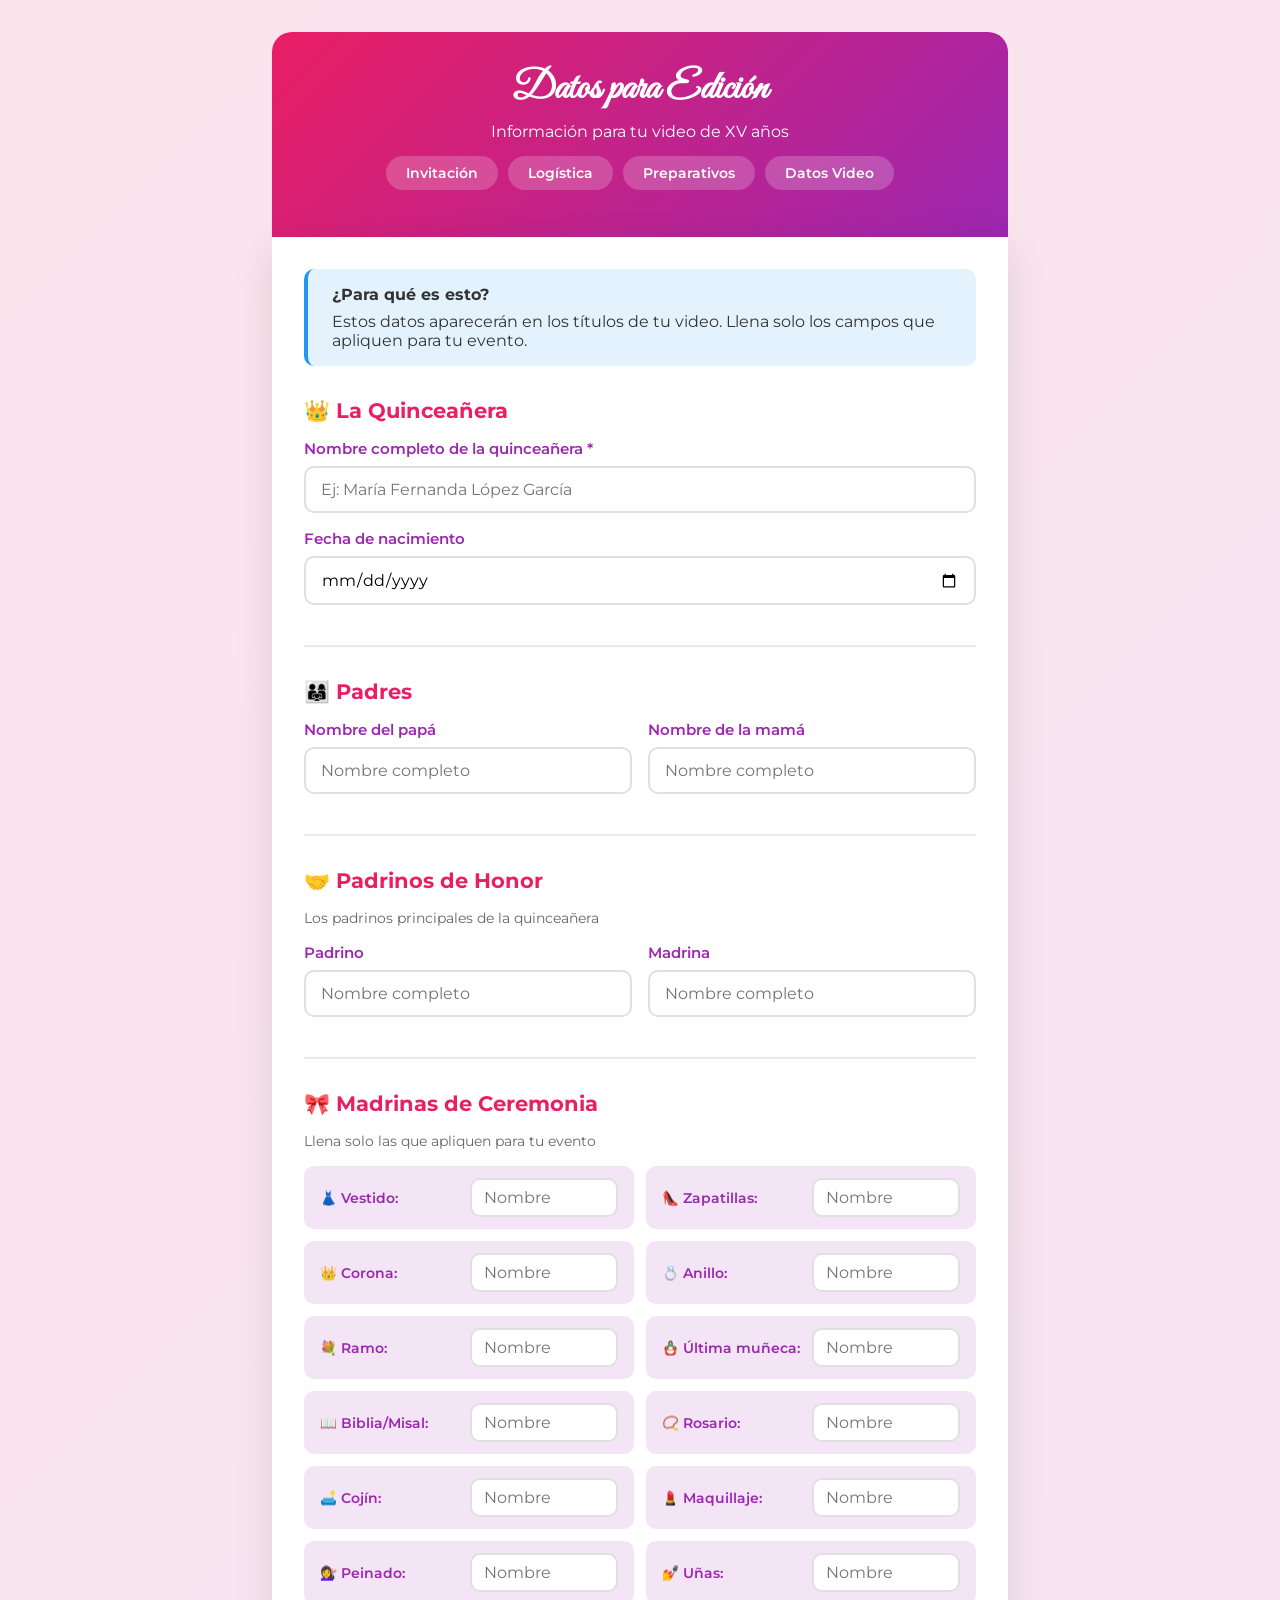
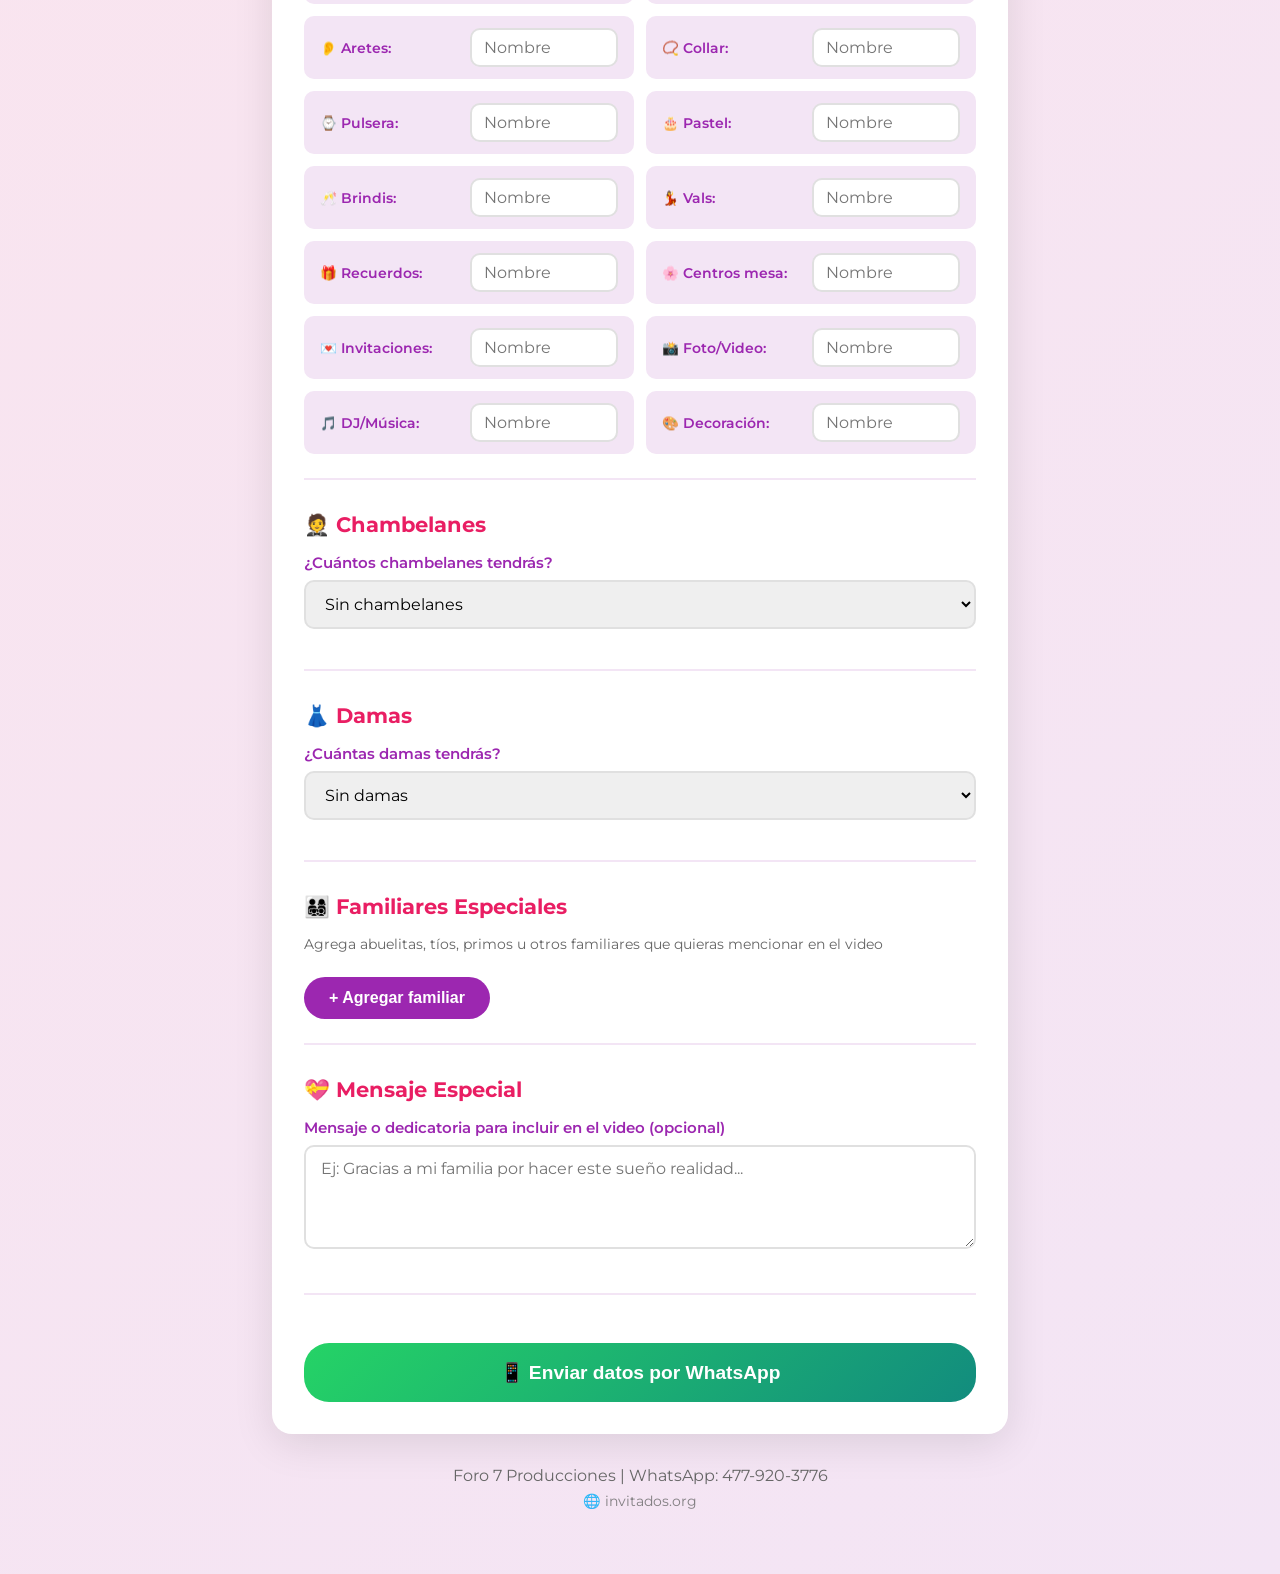
<file: datos-edicion.html>
<!DOCTYPE html>
<html lang="es">
<head>
    <meta charset="UTF-8">
    <meta name="viewport" content="width=device-width, initial-scale=1.0">
    <title>Datos para Edición - XV Años</title>
    <link rel="icon" type="image/svg+xml" href="favicon.svg">
    <link href="https://fonts.googleapis.com/css2?family=Great+Vibes&family=Montserrat:wght@300;400;600;700&display=swap" rel="stylesheet">
    <style>
        * {
            margin: 0;
            padding: 0;
            box-sizing: border-box;
        }

        body {
            font-family: 'Montserrat', sans-serif;
            background: linear-gradient(135deg, #fce4ec 0%, #f3e5f5 100%);
            color: #333;
            min-height: 100vh;
        }

        .container {
            max-width: 800px;
            margin: 0 auto;
            padding: 2rem;
        }

        .header {
            background: linear-gradient(135deg, #e91e63 0%, #9c27b0 100%);
            color: white;
            padding: 2rem;
            text-align: center;
            border-radius: 20px 20px 0 0;
        }

        .header h1 {
            font-family: 'Great Vibes', cursive;
            font-size: 2.5rem;
            margin-bottom: 0.5rem;
        }

        .nav-links {
            display: flex;
            justify-content: center;
            gap: 10px;
            margin: 15px 0;
            flex-wrap: wrap;
        }

        .nav-links a {
            background: rgba(255, 255, 255, 0.2);
            color: white;
            padding: 8px 20px;
            border-radius: 20px;
            text-decoration: none;
            font-size: 0.9rem;
            font-weight: 600;
        }

        .content {
            background: white;
            padding: 2rem;
            border-radius: 0 0 20px 20px;
            box-shadow: 0 10px 40px rgba(0,0,0,0.1);
        }

        .intro {
            background: #e3f2fd;
            padding: 1rem 1.5rem;
            border-radius: 10px;
            margin-bottom: 2rem;
            border-left: 4px solid #2196f3;
        }

        .form-section {
            margin-bottom: 2rem;
            padding-bottom: 1.5rem;
            border-bottom: 2px solid #f3e5f5;
        }

        .form-section:last-of-type {
            border-bottom: none;
        }

        .section-title {
            font-size: 1.3rem;
            color: #e91e63;
            margin-bottom: 1rem;
            display: flex;
            align-items: center;
            gap: 10px;
        }

        .form-group {
            margin-bottom: 1rem;
        }

        label {
            display: block;
            font-weight: 600;
            color: #9c27b0;
            margin-bottom: 0.5rem;
            font-size: 0.95rem;
        }

        input, select, textarea {
            width: 100%;
            padding: 12px 15px;
            border: 2px solid #e0e0e0;
            border-radius: 10px;
            font-size: 1rem;
            font-family: 'Montserrat', sans-serif;
            transition: all 0.3s;
        }

        input:focus, select:focus, textarea:focus {
            outline: none;
            border-color: #e91e63;
            box-shadow: 0 0 0 3px rgba(233, 30, 99, 0.1);
        }

        .grid-2 {
            display: grid;
            grid-template-columns: repeat(auto-fit, minmax(200px, 1fr));
            gap: 1rem;
        }

        .dynamic-section {
            background: #fce4ec;
            padding: 1.5rem;
            border-radius: 15px;
            margin-top: 1rem;
        }

        .dynamic-item {
            background: white;
            padding: 1rem;
            border-radius: 10px;
            margin-bottom: 0.75rem;
            display: flex;
            gap: 10px;
            align-items: center;
        }

        .dynamic-item input {
            flex: 1;
        }

        .btn {
            padding: 12px 25px;
            border: none;
            border-radius: 25px;
            font-size: 1rem;
            font-weight: 600;
            cursor: pointer;
            transition: all 0.3s;
        }

        .btn-add {
            background: #9c27b0;
            color: white;
            margin-top: 0.5rem;
        }

        .btn-add:hover {
            background: #7b1fa2;
        }

        .btn-remove {
            background: #f44336;
            color: white;
            padding: 8px 15px;
            font-size: 0.9rem;
        }

        .btn-remove:hover {
            background: #d32f2f;
        }

        .btn-send {
            background: linear-gradient(135deg, #25d366 0%, #128c7e 100%);
            color: white;
            width: 100%;
            padding: 18px;
            font-size: 1.2rem;
            margin-top: 1rem;
        }

        .btn-send:hover {
            transform: translateY(-2px);
            box-shadow: 0 5px 20px rgba(37, 211, 102, 0.4);
        }

        .madrina-grid {
            display: grid;
            grid-template-columns: repeat(auto-fit, minmax(280px, 1fr));
            gap: 0.75rem;
        }

        .madrina-item {
            background: #f3e5f5;
            padding: 0.75rem 1rem;
            border-radius: 10px;
            display: flex;
            align-items: center;
            gap: 10px;
        }

        .madrina-item label {
            flex-shrink: 0;
            width: 140px;
            margin-bottom: 0;
            font-size: 0.85rem;
        }

        .madrina-item input {
            flex: 1;
            padding: 8px 12px;
        }

        .familiar-item {
            background: white;
            padding: 1rem;
            border-radius: 10px;
            margin-bottom: 0.75rem;
        }

        .familiar-row {
            display: grid;
            grid-template-columns: 1fr 1fr auto;
            gap: 10px;
            align-items: end;
        }

        .preview-box {
            background: #f5f5f5;
            padding: 1.5rem;
            border-radius: 10px;
            margin-top: 2rem;
            display: none;
        }

        .preview-box.show {
            display: block;
        }

        .preview-box pre {
            white-space: pre-wrap;
            font-size: 0.85rem;
            background: white;
            padding: 1rem;
            border-radius: 8px;
            max-height: 300px;
            overflow-y: auto;
        }

        .footer {
            text-align: center;
            padding: 2rem;
            color: #666;
        }

        @media (max-width: 768px) {
            .container {
                padding: 1rem;
            }
            .familiar-row {
                grid-template-columns: 1fr;
            }
            .madrina-item {
                flex-direction: column;
                align-items: flex-start;
            }
            .madrina-item label {
                width: 100%;
            }
        }
    </style>
</head>
<body>
    <div class="container">
        <div class="header">
            <h1>Datos para Edición</h1>
            <p>Información para tu video de XV años</p>
            <div class="nav-links">
                <a href="index.html">Invitación</a>
                <a href="logistica.html">Logística</a>
                <a href="preparativos.html">Preparativos</a>
                <a href="datos-edicion.html">Datos Video</a>
            </div>
        </div>

        <div class="content">
            <div class="intro">
                <strong>¿Para qué es esto?</strong>
                <p style="margin-top: 0.5rem;">Estos datos aparecerán en los títulos de tu video. Llena solo los campos que apliquen para tu evento.</p>
            </div>

            <form id="dataForm">
                <!-- QUINCEAÑERA -->
                <div class="form-section">
                    <h2 class="section-title">👑 La Quinceañera</h2>
                    <div class="form-group">
                        <label>Nombre completo de la quinceañera *</label>
                        <input type="text" id="nombreQuinceanera" placeholder="Ej: María Fernanda López García" required>
                    </div>
                    <div class="form-group">
                        <label>Fecha de nacimiento</label>
                        <input type="date" id="fechaNacimiento">
                    </div>
                </div>

                <!-- PADRES -->
                <div class="form-section">
                    <h2 class="section-title">👨‍👩‍👧 Padres</h2>
                    <div class="grid-2">
                        <div class="form-group">
                            <label>Nombre del papá</label>
                            <input type="text" id="nombrePapa" placeholder="Nombre completo">
                        </div>
                        <div class="form-group">
                            <label>Nombre de la mamá</label>
                            <input type="text" id="nombreMama" placeholder="Nombre completo">
                        </div>
                    </div>
                </div>

                <!-- PADRINOS -->
                <div class="form-section">
                    <h2 class="section-title">🤝 Padrinos de Honor</h2>
                    <p style="color: #666; margin-bottom: 1rem; font-size: 0.9rem;">Los padrinos principales de la quinceañera</p>
                    <div class="grid-2">
                        <div class="form-group">
                            <label>Padrino</label>
                            <input type="text" id="padrino" placeholder="Nombre completo">
                        </div>
                        <div class="form-group">
                            <label>Madrina</label>
                            <input type="text" id="madrina" placeholder="Nombre completo">
                        </div>
                    </div>
                </div>

                <!-- MADRINAS DE CEREMONIA -->
                <div class="form-section">
                    <h2 class="section-title">🎀 Madrinas de Ceremonia</h2>
                    <p style="color: #666; margin-bottom: 1rem; font-size: 0.9rem;">Llena solo las que apliquen para tu evento</p>

                    <div class="madrina-grid">
                        <div class="madrina-item">
                            <label>👗 Vestido:</label>
                            <input type="text" id="madrinaVestido" placeholder="Nombre">
                        </div>
                        <div class="madrina-item">
                            <label>👠 Zapatillas:</label>
                            <input type="text" id="madrinaZapatillas" placeholder="Nombre">
                        </div>
                        <div class="madrina-item">
                            <label>👑 Corona:</label>
                            <input type="text" id="madrinaCorona" placeholder="Nombre">
                        </div>
                        <div class="madrina-item">
                            <label>💍 Anillo:</label>
                            <input type="text" id="madrinaAnillo" placeholder="Nombre">
                        </div>
                        <div class="madrina-item">
                            <label>💐 Ramo:</label>
                            <input type="text" id="madrinaRamo" placeholder="Nombre">
                        </div>
                        <div class="madrina-item">
                            <label>🪆 Última muñeca:</label>
                            <input type="text" id="madrinaMuneca" placeholder="Nombre">
                        </div>
                        <div class="madrina-item">
                            <label>📖 Biblia/Misal:</label>
                            <input type="text" id="madrinaBiblia" placeholder="Nombre">
                        </div>
                        <div class="madrina-item">
                            <label>📿 Rosario:</label>
                            <input type="text" id="madrinaRosario" placeholder="Nombre">
                        </div>
                        <div class="madrina-item">
                            <label>🛋️ Cojín:</label>
                            <input type="text" id="madrinaCojin" placeholder="Nombre">
                        </div>
                        <div class="madrina-item">
                            <label>💄 Maquillaje:</label>
                            <input type="text" id="madrinaMaquillaje" placeholder="Nombre">
                        </div>
                        <div class="madrina-item">
                            <label>💇‍♀️ Peinado:</label>
                            <input type="text" id="madrinaPeinado" placeholder="Nombre">
                        </div>
                        <div class="madrina-item">
                            <label>💅 Uñas:</label>
                            <input type="text" id="madrinaUnas" placeholder="Nombre">
                        </div>
                        <div class="madrina-item">
                            <label>👂 Aretes:</label>
                            <input type="text" id="madrinaAretes" placeholder="Nombre">
                        </div>
                        <div class="madrina-item">
                            <label>📿 Collar:</label>
                            <input type="text" id="madrinaCollar" placeholder="Nombre">
                        </div>
                        <div class="madrina-item">
                            <label>⌚ Pulsera:</label>
                            <input type="text" id="madrinaPulsera" placeholder="Nombre">
                        </div>
                        <div class="madrina-item">
                            <label>🎂 Pastel:</label>
                            <input type="text" id="madrinaPastel" placeholder="Nombre">
                        </div>
                        <div class="madrina-item">
                            <label>🥂 Brindis:</label>
                            <input type="text" id="madrinaBrindis" placeholder="Nombre">
                        </div>
                        <div class="madrina-item">
                            <label>💃 Vals:</label>
                            <input type="text" id="madrinaVals" placeholder="Nombre">
                        </div>
                        <div class="madrina-item">
                            <label>🎁 Recuerdos:</label>
                            <input type="text" id="madrinaRecuerdos" placeholder="Nombre">
                        </div>
                        <div class="madrina-item">
                            <label>🌸 Centros mesa:</label>
                            <input type="text" id="madrinaCentros" placeholder="Nombre">
                        </div>
                        <div class="madrina-item">
                            <label>💌 Invitaciones:</label>
                            <input type="text" id="madrinaInvitaciones" placeholder="Nombre">
                        </div>
                        <div class="madrina-item">
                            <label>📸 Foto/Video:</label>
                            <input type="text" id="madrinaFotoVideo" placeholder="Nombre">
                        </div>
                        <div class="madrina-item">
                            <label>🎵 DJ/Música:</label>
                            <input type="text" id="madrinaMusica" placeholder="Nombre">
                        </div>
                        <div class="madrina-item">
                            <label>🎨 Decoración:</label>
                            <input type="text" id="madrinaDecoracion" placeholder="Nombre">
                        </div>
                    </div>
                </div>

                <!-- CHAMBELANES -->
                <div class="form-section">
                    <h2 class="section-title">🤵 Chambelanes</h2>
                    <div class="form-group">
                        <label>¿Cuántos chambelanes tendrás?</label>
                        <select id="numChambelanes" onchange="updateChambelanes()">
                            <option value="0">Sin chambelanes</option>
                            <option value="1">1 chambelán</option>
                            <option value="2">2 chambelanes</option>
                            <option value="3">3 chambelanes</option>
                            <option value="4">4 chambelanes</option>
                            <option value="5">5 chambelanes</option>
                            <option value="6">6 chambelanes</option>
                            <option value="7">7 chambelanes</option>
                            <option value="8">8 chambelanes</option>
                            <option value="14">14 chambelanes</option>
                            <option value="15">15 chambelanes</option>
                        </select>
                    </div>
                    <div class="dynamic-section" id="chambelanesContainer" style="display: none;">
                        <p style="margin-bottom: 1rem; font-weight: 600; color: #9c27b0;">Nombres de chambelanes:</p>
                        <div id="chambelanesList"></div>
                    </div>
                </div>

                <!-- DAMAS -->
                <div class="form-section">
                    <h2 class="section-title">👗 Damas</h2>
                    <div class="form-group">
                        <label>¿Cuántas damas tendrás?</label>
                        <select id="numDamas" onchange="updateDamas()">
                            <option value="0">Sin damas</option>
                            <option value="1">1 dama</option>
                            <option value="2">2 damas</option>
                            <option value="3">3 damas</option>
                            <option value="4">4 damas</option>
                            <option value="5">5 damas</option>
                            <option value="6">6 damas</option>
                            <option value="7">7 damas</option>
                            <option value="14">14 damas</option>
                            <option value="15">15 damas</option>
                        </select>
                    </div>
                    <div class="dynamic-section" id="damasContainer" style="display: none;">
                        <p style="margin-bottom: 1rem; font-weight: 600; color: #9c27b0;">Nombres de damas:</p>
                        <div id="damasList"></div>
                    </div>
                </div>

                <!-- FAMILIARES ADICIONALES -->
                <div class="form-section">
                    <h2 class="section-title">👨‍👩‍👧‍👦 Familiares Especiales</h2>
                    <p style="color: #666; margin-bottom: 1rem; font-size: 0.9rem;">Agrega abuelitas, tíos, primos u otros familiares que quieras mencionar en el video</p>

                    <div id="familiaresContainer"></div>
                    <button type="button" class="btn btn-add" onclick="addFamiliar()">
                        + Agregar familiar
                    </button>
                </div>

                <!-- MENSAJE ESPECIAL -->
                <div class="form-section">
                    <h2 class="section-title">💝 Mensaje Especial</h2>
                    <div class="form-group">
                        <label>Mensaje o dedicatoria para incluir en el video (opcional)</label>
                        <textarea id="mensajeEspecial" rows="4" placeholder="Ej: Gracias a mi familia por hacer este sueño realidad..."></textarea>
                    </div>
                </div>

                <!-- BOTÓN ENVIAR -->
                <button type="button" class="btn btn-send" onclick="enviarDatos()">
                    📱 Enviar datos por WhatsApp
                </button>

                <!-- PREVIEW -->
                <div class="preview-box" id="previewBox">
                    <h3 style="margin-bottom: 1rem;">Vista previa de datos:</h3>
                    <pre id="previewContent"></pre>
                </div>
            </form>
        </div>

        <div class="footer">
            <p>Foro 7 Producciones | WhatsApp: 477-920-3776</p>
        </div>
    </div>

    <script>
        function updateChambelanes() {
            const num = parseInt(document.getElementById('numChambelanes').value);
            const container = document.getElementById('chambelanesContainer');
            const list = document.getElementById('chambelanesList');

            if (num === 0) {
                container.style.display = 'none';
                list.innerHTML = '';
                return;
            }

            container.style.display = 'block';
            list.innerHTML = '';

            for (let i = 1; i <= num; i++) {
                const div = document.createElement('div');
                div.className = 'dynamic-item';
                div.innerHTML = `
                    <span style="font-weight: 600; color: #9c27b0; width: 30px;">${i}.</span>
                    <input type="text" id="chambelan${i}" placeholder="Nombre del chambelán ${i}">
                `;
                list.appendChild(div);
            }
        }

        function updateDamas() {
            const num = parseInt(document.getElementById('numDamas').value);
            const container = document.getElementById('damasContainer');
            const list = document.getElementById('damasList');

            if (num === 0) {
                container.style.display = 'none';
                list.innerHTML = '';
                return;
            }

            container.style.display = 'block';
            list.innerHTML = '';

            for (let i = 1; i <= num; i++) {
                const div = document.createElement('div');
                div.className = 'dynamic-item';
                div.innerHTML = `
                    <span style="font-weight: 600; color: #9c27b0; width: 30px;">${i}.</span>
                    <input type="text" id="dama${i}" placeholder="Nombre de la dama ${i}">
                `;
                list.appendChild(div);
            }
        }

        let familiarCount = 0;
        function addFamiliar() {
            familiarCount++;
            const container = document.getElementById('familiaresContainer');
            const div = document.createElement('div');
            div.className = 'familiar-item';
            div.id = 'familiar' + familiarCount;
            div.innerHTML = `
                <div class="familiar-row">
                    <div class="form-group" style="margin-bottom: 0;">
                        <label style="font-size: 0.85rem;">Parentesco</label>
                        <select id="parentesco${familiarCount}">
                            <option value="Abuelita">Abuelita</option>
                            <option value="Abuelito">Abuelito</option>
                            <option value="Tía">Tía</option>
                            <option value="Tío">Tío</option>
                            <option value="Prima">Prima</option>
                            <option value="Primo">Primo</option>
                            <option value="Hermana">Hermana</option>
                            <option value="Hermano">Hermano</option>
                            <option value="Madrina especial">Madrina especial</option>
                            <option value="Padrino especial">Padrino especial</option>
                            <option value="Amiga especial">Amiga especial</option>
                            <option value="Otro">Otro</option>
                        </select>
                    </div>
                    <div class="form-group" style="margin-bottom: 0;">
                        <label style="font-size: 0.85rem;">Nombre</label>
                        <input type="text" id="familiarNombre${familiarCount}" placeholder="Nombre completo">
                    </div>
                    <button type="button" class="btn btn-remove" onclick="removeFamiliar(${familiarCount})">✕</button>
                </div>
            `;
            container.appendChild(div);
        }

        function removeFamiliar(id) {
            const element = document.getElementById('familiar' + id);
            if (element) {
                element.remove();
            }
        }

        function recolectarDatos() {
            const datos = {
                evento: "XV Años - 20 de Junio 2026",
                quinceañera: {
                    nombre: document.getElementById('nombreQuinceanera').value || '',
                    fechaNacimiento: document.getElementById('fechaNacimiento').value || ''
                },
                padres: {
                    papa: document.getElementById('nombrePapa').value || '',
                    mama: document.getElementById('nombreMama').value || ''
                },
                padrinosHonor: {
                    padrino: document.getElementById('padrino').value || '',
                    madrina: document.getElementById('madrina').value || ''
                },
                madrinas: {},
                chambelanes: [],
                damas: [],
                familiares: [],
                mensajeEspecial: document.getElementById('mensajeEspecial').value || ''
            };

            // Recolectar madrinas
            const madrinasIds = [
                'madrinaVestido', 'madrinaZapatillas', 'madrinaCorona', 'madrinaAnillo',
                'madrinaRamo', 'madrinaMuneca', 'madrinaBiblia', 'madrinaRosario',
                'madrinaCojin', 'madrinaMaquillaje', 'madrinaPeinado', 'madrinaUnas',
                'madrinaAretes', 'madrinaCollar', 'madrinaPulsera', 'madrinaPastel',
                'madrinaBrindis', 'madrinaVals', 'madrinaRecuerdos', 'madrinaCentros',
                'madrinaInvitaciones', 'madrinaFotoVideo', 'madrinaMusica', 'madrinaDecoracion'
            ];

            const madrinasLabels = {
                'madrinaVestido': 'Vestido',
                'madrinaZapatillas': 'Zapatillas',
                'madrinaCorona': 'Corona',
                'madrinaAnillo': 'Anillo',
                'madrinaRamo': 'Ramo',
                'madrinaMuneca': 'Última muñeca',
                'madrinaBiblia': 'Biblia/Misal',
                'madrinaRosario': 'Rosario',
                'madrinaCojin': 'Cojín',
                'madrinaMaquillaje': 'Maquillaje',
                'madrinaPeinado': 'Peinado',
                'madrinaUnas': 'Uñas',
                'madrinaAretes': 'Aretes',
                'madrinaCollar': 'Collar',
                'madrinaPulsera': 'Pulsera',
                'madrinaPastel': 'Pastel',
                'madrinaBrindis': 'Brindis',
                'madrinaVals': 'Vals',
                'madrinaRecuerdos': 'Recuerdos',
                'madrinaCentros': 'Centros de mesa',
                'madrinaInvitaciones': 'Invitaciones',
                'madrinaFotoVideo': 'Foto/Video',
                'madrinaMusica': 'DJ/Música',
                'madrinaDecoracion': 'Decoración'
            };

            madrinasIds.forEach(id => {
                const value = document.getElementById(id).value;
                if (value) {
                    datos.madrinas[madrinasLabels[id]] = value;
                }
            });

            // Recolectar chambelanes
            const numChambelanes = parseInt(document.getElementById('numChambelanes').value);
            for (let i = 1; i <= numChambelanes; i++) {
                const input = document.getElementById('chambelan' + i);
                if (input && input.value) {
                    datos.chambelanes.push(input.value);
                }
            }

            // Recolectar damas
            const numDamas = parseInt(document.getElementById('numDamas').value);
            for (let i = 1; i <= numDamas; i++) {
                const input = document.getElementById('dama' + i);
                if (input && input.value) {
                    datos.damas.push(input.value);
                }
            }

            // Recolectar familiares
            for (let i = 1; i <= familiarCount; i++) {
                const parentescoEl = document.getElementById('parentesco' + i);
                const nombreEl = document.getElementById('familiarNombre' + i);
                if (parentescoEl && nombreEl && nombreEl.value) {
                    datos.familiares.push({
                        parentesco: parentescoEl.value,
                        nombre: nombreEl.value
                    });
                }
            }

            return datos;
        }

        function formatearMensaje(datos) {
            let msg = `📹 *DATOS PARA EDICIÓN DE VIDEO*\n`;
            msg += `━━━━━━━━━━━━━━━━━━━━━━\n\n`;

            msg += `🎀 *EVENTO:* ${datos.evento}\n\n`;

            msg += `👑 *QUINCEAÑERA*\n`;
            msg += `   Nombre: ${datos.quinceañera.nombre || '(No especificado)'}\n`;
            if (datos.quinceañera.fechaNacimiento) {
                msg += `   Fecha nacimiento: ${datos.quinceañera.fechaNacimiento}\n`;
            }
            msg += `\n`;

            if (datos.padres.papa || datos.padres.mama) {
                msg += `👨‍👩‍👧 *PADRES*\n`;
                if (datos.padres.papa) msg += `   Papá: ${datos.padres.papa}\n`;
                if (datos.padres.mama) msg += `   Mamá: ${datos.padres.mama}\n`;
                msg += `\n`;
            }

            if (datos.padrinosHonor.padrino || datos.padrinosHonor.madrina) {
                msg += `🤝 *PADRINOS DE HONOR*\n`;
                if (datos.padrinosHonor.padrino) msg += `   Padrino: ${datos.padrinosHonor.padrino}\n`;
                if (datos.padrinosHonor.madrina) msg += `   Madrina: ${datos.padrinosHonor.madrina}\n`;
                msg += `\n`;
            }

            if (Object.keys(datos.madrinas).length > 0) {
                msg += `🎀 *MADRINAS*\n`;
                for (const [tipo, nombre] of Object.entries(datos.madrinas)) {
                    msg += `   ${tipo}: ${nombre}\n`;
                }
                msg += `\n`;
            }

            if (datos.chambelanes.length > 0) {
                msg += `🤵 *CHAMBELANES* (${datos.chambelanes.length})\n`;
                datos.chambelanes.forEach((nombre, i) => {
                    msg += `   ${i + 1}. ${nombre}\n`;
                });
                msg += `\n`;
            }

            if (datos.damas.length > 0) {
                msg += `👗 *DAMAS* (${datos.damas.length})\n`;
                datos.damas.forEach((nombre, i) => {
                    msg += `   ${i + 1}. ${nombre}\n`;
                });
                msg += `\n`;
            }

            if (datos.familiares.length > 0) {
                msg += `👨‍👩‍👧‍👦 *FAMILIARES ESPECIALES*\n`;
                datos.familiares.forEach(fam => {
                    msg += `   ${fam.parentesco}: ${fam.nombre}\n`;
                });
                msg += `\n`;
            }

            if (datos.mensajeEspecial) {
                msg += `💝 *MENSAJE ESPECIAL*\n`;
                msg += `   "${datos.mensajeEspecial}"\n\n`;
            }

            msg += `━━━━━━━━━━━━━━━━━━━━━━\n`;
            msg += `Enviado desde: datos-edicion.html`;

            return msg;
        }

        function enviarDatos() {
            const nombreQuinceanera = document.getElementById('nombreQuinceanera').value;
            if (!nombreQuinceanera) {
                alert('Por favor ingresa al menos el nombre de la quinceañera');
                return;
            }

            const datos = recolectarDatos();
            const mensaje = formatearMensaje(datos);

            // Mostrar preview
            document.getElementById('previewBox').classList.add('show');
            document.getElementById('previewContent').textContent = mensaje;

            // Enviar a WhatsApp
            const whatsappURL = `https://wa.me/5214779203776?text=${encodeURIComponent(mensaje)}`;
            window.open(whatsappURL, '_blank');
        }
    </script>
    <script src="visitas.js?v=1"></script>
<script src="js/foro7-footer.js"></script>
</body>
</html>
</file>
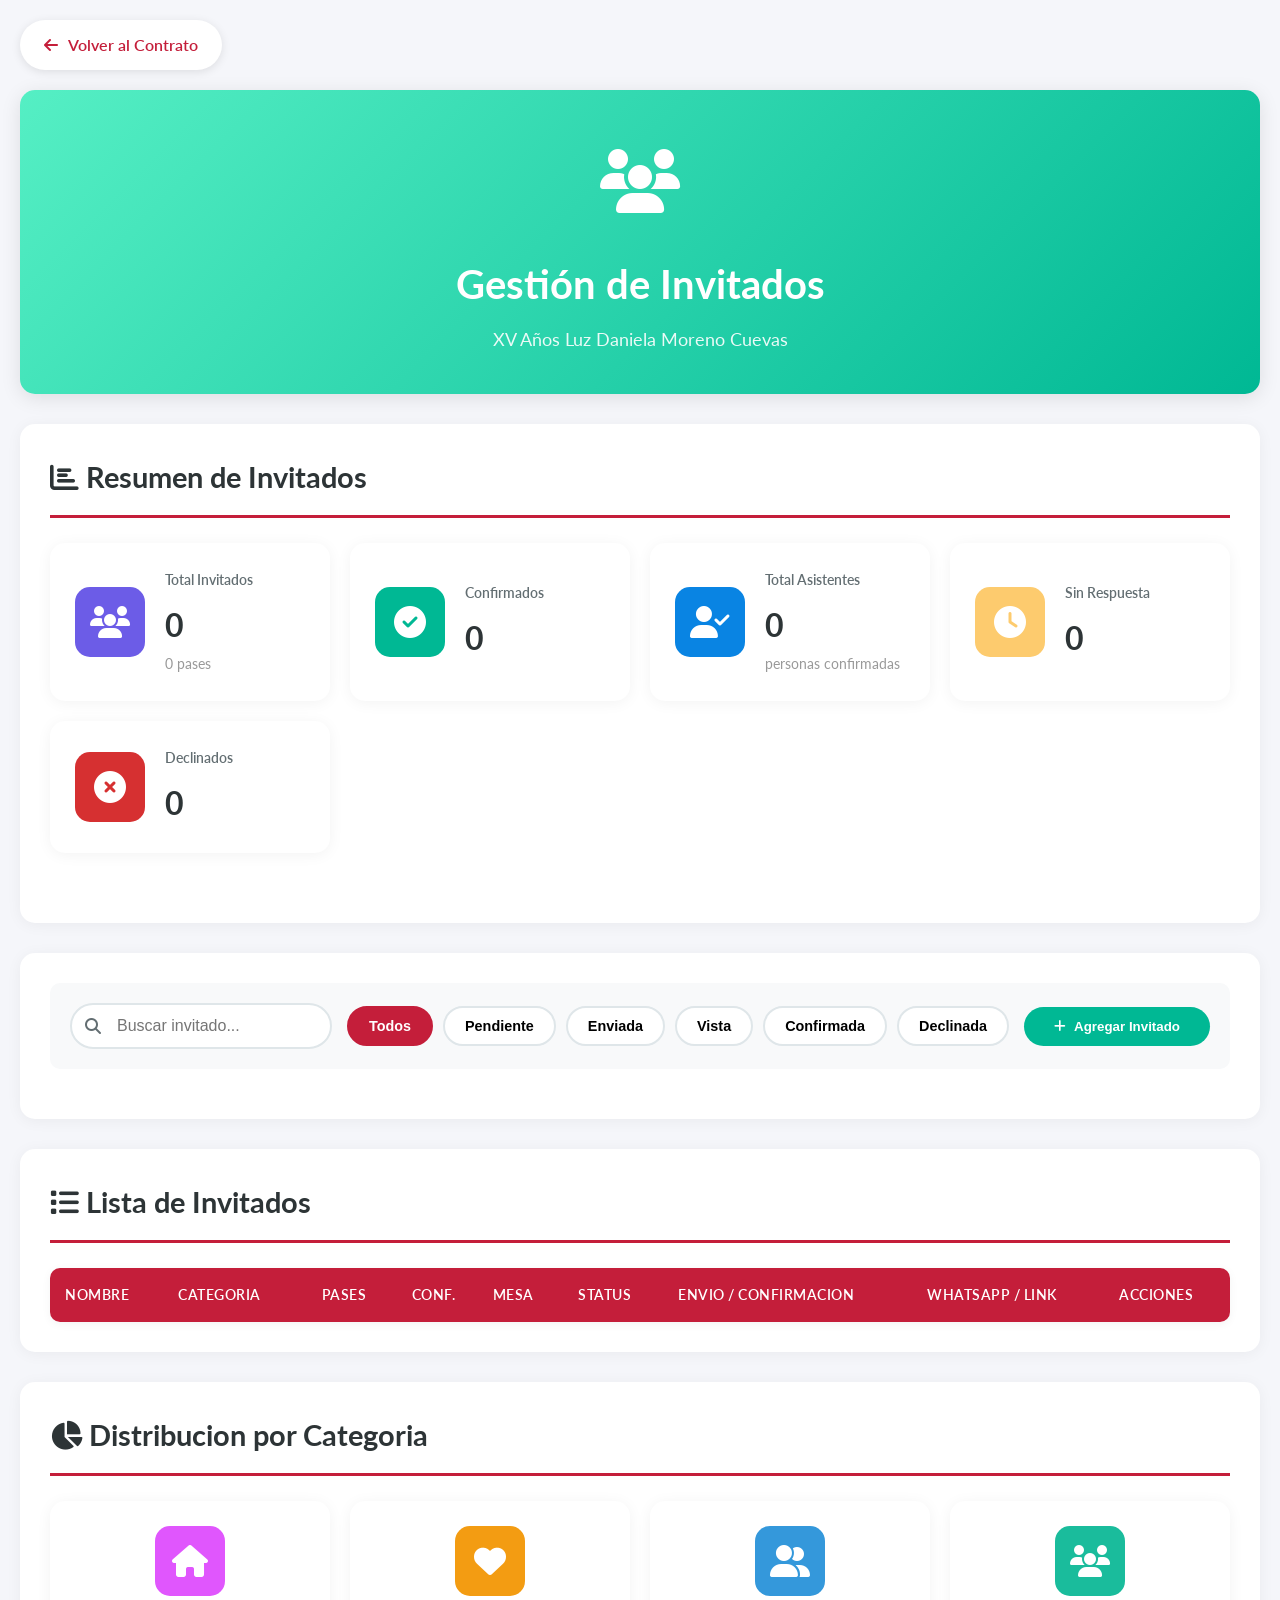
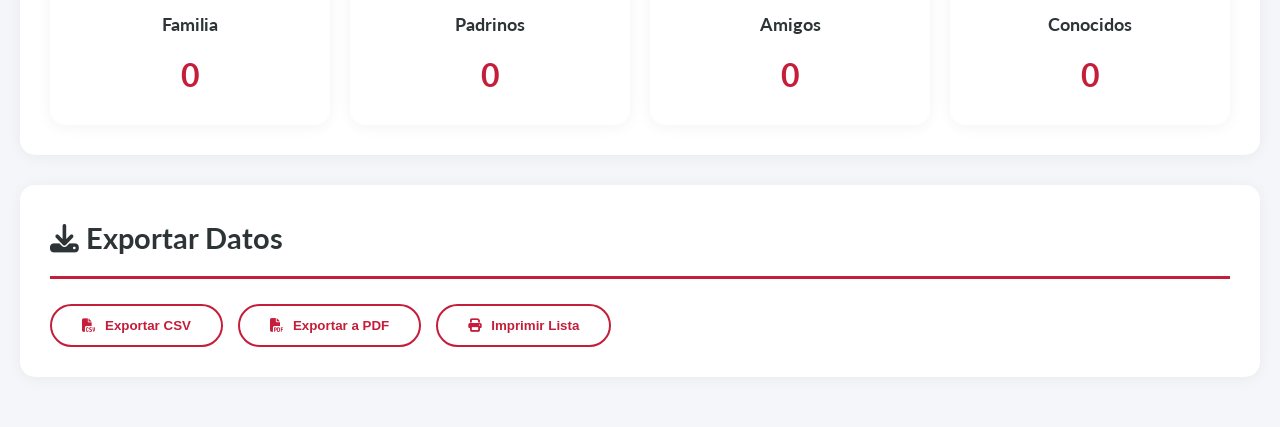
<file: invitados.html>
<!DOCTYPE html>
<html lang="es">
<head>
    <meta charset="UTF-8">
    <meta name="viewport" content="width=device-width, initial-scale=1.0">
    <title>Gestión de Invitados - XV Años Luz Daniela | Foro 7</title>
    <link href="https://fonts.googleapis.com/css2?family=Lato:wght@300;400;700&display=swap" rel="stylesheet">
    <link rel="stylesheet" href="https://cdnjs.cloudflare.com/ajax/libs/font-awesome/6.4.0/css/all.min.css">
    <link rel="stylesheet" href="css/admin.css">
    <link rel="stylesheet" href="css/servicios.css">
    <link rel="stylesheet" href="css/invitados.css">
    <link rel="icon" type="image/svg+xml" href="favicon.svg">
</head>
<body>
    <div class="admin-container">
        <a href="contrato.html" class="btn-back"><i class="fas fa-arrow-left"></i> Volver al Contrato</a>
        <header class="service-header" style="background: linear-gradient(135deg, #55efc4, #00b894);">
            <div class="service-icon"><i class="fas fa-users"></i></div>
            <h1>Gestión de Invitados</h1>
            <p>XV Años Luz Daniela Moreno Cuevas</p>
        </header>
        <section class="service-section">
            <h2><i class="fas fa-chart-bar"></i> Resumen de Invitados</h2>
            <div class="dashboard-stats">
                <div class="stat-card">
                    <div class="stat-icon" style="background:#6c5ce7"><i class="fas fa-users"></i></div>
                    <div class="stat-info"><h3>Total Invitados</h3><p class="stat-value" id="totalInvitados">0</p><small style="color:#999" id="totalPases">0 pases</small></div>
                </div>
                <div class="stat-card">
                    <div class="stat-icon" style="background:#00b894"><i class="fas fa-check-circle"></i></div>
                    <div class="stat-info"><h3>Confirmados</h3><p class="stat-value" id="confirmados">0</p></div>
                </div>
                <div class="stat-card">
                    <div class="stat-icon" style="background:#0984e3"><i class="fas fa-user-check"></i></div>
                    <div class="stat-info"><h3>Total Asistentes</h3><p class="stat-value" id="totalAsistentes">0</p><small style="color:#999">personas confirmadas</small></div>
                </div>
                <div class="stat-card">
                    <div class="stat-icon" style="background:#fdcb6e"><i class="fas fa-clock"></i></div>
                    <div class="stat-info"><h3>Sin Respuesta</h3><p class="stat-value" id="pendientes">0</p></div>
                </div>
                <div class="stat-card">
                    <div class="stat-icon" style="background:#d63031"><i class="fas fa-times-circle"></i></div>
                    <div class="stat-info"><h3>Declinados</h3><p class="stat-value" id="noAsistiran">0</p></div>
                </div>
            </div>
        </section>
        <section class="service-section">
            <div class="filters-bar">
                <div class="search-box"><i class="fas fa-search"></i><input type="text" id="searchInput" placeholder="Buscar invitado..."></div>
                <div class="filter-buttons">
                    <button class="filter-btn active" data-filter="all">Todos</button>
                    <button class="filter-btn" data-filter="pendiente">Pendiente</button>
                    <button class="filter-btn" data-filter="enviada">Enviada</button>
                    <button class="filter-btn" data-filter="vista">Vista</button>
                    <button class="filter-btn" data-filter="confirmada">Confirmada</button>
                    <button class="filter-btn" data-filter="declinada">Declinada</button>
                </div>
                <button class="btn-add-guest" onclick="openAddGuestModal()"><i class="fas fa-plus"></i> Agregar Invitado</button>
            </div>
        </section>
        <section class="service-section">
            <h2><i class="fas fa-list"></i> Lista de Invitados</h2>
            <div class="table-container">
                <table class="guests-table" id="guestsTable">
                    <thead><tr>
                        <th>Nombre</th><th>Categoria</th>
                        <th style="text-align:center">Pases</th><th style="text-align:center">Conf.</th>
                        <th>Mesa</th><th>Status</th><th>Envio / Confirmacion</th>
                        <th>WhatsApp / Link</th><th>Acciones</th>
                    </tr></thead>
                    <tbody id="guestsTableBody"></tbody>
                </table>
            </div>
        </section>
        <section class="service-section">
            <h2><i class="fas fa-chart-pie"></i> Distribucion por Categoria</h2>
            <div class="category-cards">
                <div class="category-card"><div class="category-icon" style="background:#e056fd"><i class="fas fa-home"></i></div><h4>Familia</h4><p class="category-count" id="catFamilia">0</p></div>
                <div class="category-card"><div class="category-icon" style="background:#f39c12"><i class="fas fa-heart"></i></div><h4>Padrinos</h4><p class="category-count" id="catPadrinos">0</p></div>
                <div class="category-card"><div class="category-icon" style="background:#3498db"><i class="fas fa-user-friends"></i></div><h4>Amigos</h4><p class="category-count" id="catAmigos">0</p></div>
                <div class="category-card"><div class="category-icon" style="background:#1abc9c"><i class="fas fa-users"></i></div><h4>Conocidos</h4><p class="category-count" id="catConocidos">0</p></div>
            </div>
        </section>
        <section class="service-section">
            <h2><i class="fas fa-download"></i> Exportar Datos</h2>
            <div class="export-buttons">
                <button class="btn-export" onclick="exportToExcel()"><i class="fas fa-file-excel"></i> Exportar a Excel</button>
                <button class="btn-export" onclick="exportToPDF()"><i class="fas fa-file-pdf"></i> Exportar a PDF</button>
                <button class="btn-export" onclick="printList()"><i class="fas fa-print"></i> Imprimir Lista</button>
            </div>
        </section>
    </div>

    <!-- Modal Agregar/Editar Invitado -->
    <div id="guestModal" class="modal">
        <div class="modal-content">
            <div class="modal-header">
                <h2><i class="fas fa-user-plus"></i> <span id="modalTitle">Agregar Invitado</span></h2>
                <span class="modal-close" onclick="closeGuestModal()">&times;</span>
            </div>
            <div class="modal-body">
                <form id="guestForm">
                    <div class="form-row">
                        <div class="form-group"><label>Nombre Completo *</label><input type="text" id="guestName" required placeholder="Ej: Juan Perez"></div>
                        <div class="form-group"><label>Telefono</label><input type="tel" id="guestPhone" placeholder="477-XXX-XXXX"></div>
                    </div>
                    <div class="form-row">
                        <div class="form-group"><label>Categoria *</label>
                            <select id="guestCategory" required>
                                <option value="">Seleccionar...</option>
                                <option value="familia">Familia</option>
                                <option value="padrinos">Padrinos</option>
                                <option value="amigos">Amigos</option>
                                <option value="conocidos">Conocidos</option>
                            </select>
                        </div>
                        <div class="form-group"><label>Numero de Pases *</label><input type="number" id="guestPases" min="1" max="10" value="1" required></div>
                    </div>
                    <div class="form-row">
                        <div class="form-group"><label>Tipo de Menu</label>
                            <select id="guestMenu">
                                <option value="regular">Regular</option>
                                <option value="vegetariano">Vegetariano</option>
                                <option value="ninos">Ninos</option>
                                <option value="especial">Especial</option>
                            </select>
                        </div>
                        <div class="form-group"><label>Mesa Asignada</label><input type="text" id="guestTable" placeholder="Ej: Mesa 5"></div>
                    </div>
                                        <div class="form-group" id="acompGroup" style="display:none;">
                        <label>Nombres de Acompanantes</label>
                        <small style="color:#999;display:block;margin-bottom:8px;">Escribe los nombres que conozcas, deja vacios los que no sepas</small>
                        <div id="acompContainer"></div>
                    </div>
<div class="form-group"><label>Notas</label><textarea id="guestNotes" rows="3" placeholder="Alergias, preferencias..."></textarea></div>
                    <div class="modal-footer">
                        <button type="button" class="btn-secondary" onclick="closeGuestModal()">Cancelar</button>
                        <button type="submit" class="btn-save"><i class="fas fa-save"></i> Guardar Invitado</button>
                    </div>
                </form>
            </div>
        </div>
    </div>

    <style>
        .status-badge{display:inline-block;padding:3px 10px;border-radius:20px;font-size:.78rem;font-weight:700}
        .status-pendiente{background:#ffeaa7;color:#6b4c00}.status-enviada{background:#ffd700;color:#5a4000}
        .status-vista{background:#74b9ff;color:#1a3a6b}.status-confirmada{background:#55efc4;color:#006b4f}
        .status-declinada{background:#636e72;color:#fff}
        .badge-cat{display:inline-block;padding:2px 8px;border-radius:12px;font-size:.75rem;text-transform:capitalize}
        .cat-familia{background:#e056fd22;color:#8e44ad}.cat-padrinos{background:#f39c1222;color:#b7770d}
        .cat-amigos{background:#3498db22;color:#1a5276}.cat-conocidos{background:#1abc9c22;color:#0e6655}
        .cat-otro{background:#dfe6e9;color:#636e72}
        .action-group{display:flex;gap:5px}
        .btn-wa{background:#25D366;color:#fff;border:none;border-radius:6px;padding:5px 9px;cursor:pointer;font-size:.8rem}
        .btn-copy{background:#6c5ce7;color:#fff;border:none;border-radius:6px;padding:5px 9px;cursor:pointer;font-size:.8rem}
        .btn-edit{background:#0984e3;color:#fff;border:none;border-radius:6px;padding:5px 9px;cursor:pointer;font-size:.8rem}
        .btn-delete{background:#d63031;color:#fff;border:none;border-radius:6px;padding:5px 9px;cursor:pointer;font-size:.8rem}
        .btn-wa:hover,.btn-copy:hover,.btn-edit:hover,.btn-delete:hover{opacity:.85}
    </style>
    <script>
    window.RSVP_CONFIG = {
        slug:      'xv-luz-daniela',
        baseUrl:   'https://xv-luz-daniela.invitados.org/',
        pin:       '7180',
        eventName: 'XV Años Luz Daniela Moreno Cuevas',
        eventDate: 'sábado 20 de junio de 2026'
    };
    </script>
    <script src="js/rsvp-admin.js"></script>
<script src="js/foro7-footer.js"></script>
<script>
/* ── Notificaciones de datos pendientes ── */
(function(){
  const SB='https://nzpujmlienzfetqcgsxz.supabase.co';
  const AK='eyJhbGciOiJIUzI1NiIsInR5cCI6IkpXVCJ9.eyJpc3MiOiJzdXBhYmFzZSIsInJlZiI6Im56cHVqbWxpZW56ZmV0cWNnc3h6Iiwicm9sZSI6ImFub24iLCJpYXQiOjE3NzQ2ODYzMzYsImV4cCI6MjA5MDI2MjMzNn0.xl3lsb-KYj5tVLKTnzpbsdEGoV9ySnswH4eyRuyEH1s';
  const H={apikey:AK,Authorization:'Bearer '+AK,'Content-Type':'application/json'};
  const SLUG='xv-luz-daniela';
  async function checkNotif(){
    try{
      const er=await fetch(`${SB}/rest/v1/eventos?slug=eq.${SLUG}&select=id&limit=1`,{headers:H});
      const [ev]=await er.json(); if(!ev) return;
      const nr=await fetch(`${SB}/rest/v1/notificaciones?evento_id=eq.${ev.id}&leida=eq.false&select=id,seccion,campos_actualizados,created_at&order=created_at.desc`,{headers:H});
      const notifs=await nr.json();
      if(!notifs.length) return;
      const badge=document.createElement('div');
      badge.id='notif-badge';
      badge.style.cssText='position:fixed;top:80px;right:1rem;z-index:9999;background:#7c3aed;color:#fff;border-radius:12px;padding:.8rem 1.2rem;max-width:320px;box-shadow:0 4px 20px rgba(0,0,0,.4);font-size:.85rem;cursor:pointer;';
      badge.innerHTML=`<strong>🔔 ${notifs.length} actualización${notifs.length>1?'es':''} de datos</strong><br><small style="opacity:.8">${notifs.slice(0,3).map(n=>`${n.seccion}: ${(n.campos_actualizados||[]).join(', ')}`).join('<br>')}</small><br><small style="opacity:.5;margin-top:.3rem;display:block">Toca para marcar como leídas</small>`;
      badge.onclick=async()=>{
        await fetch(`${SB}/rest/v1/notificaciones?evento_id=eq.${ev.id}&leida=eq.false`,{method:'PATCH',headers:H,body:JSON.stringify({leida:true})});
        badge.remove();
      };
      document.body.appendChild(badge);
    }catch(e){}
  }
  document.addEventListener('DOMContentLoaded',checkNotif);
})();
</script>
</body>
</html>
</file>
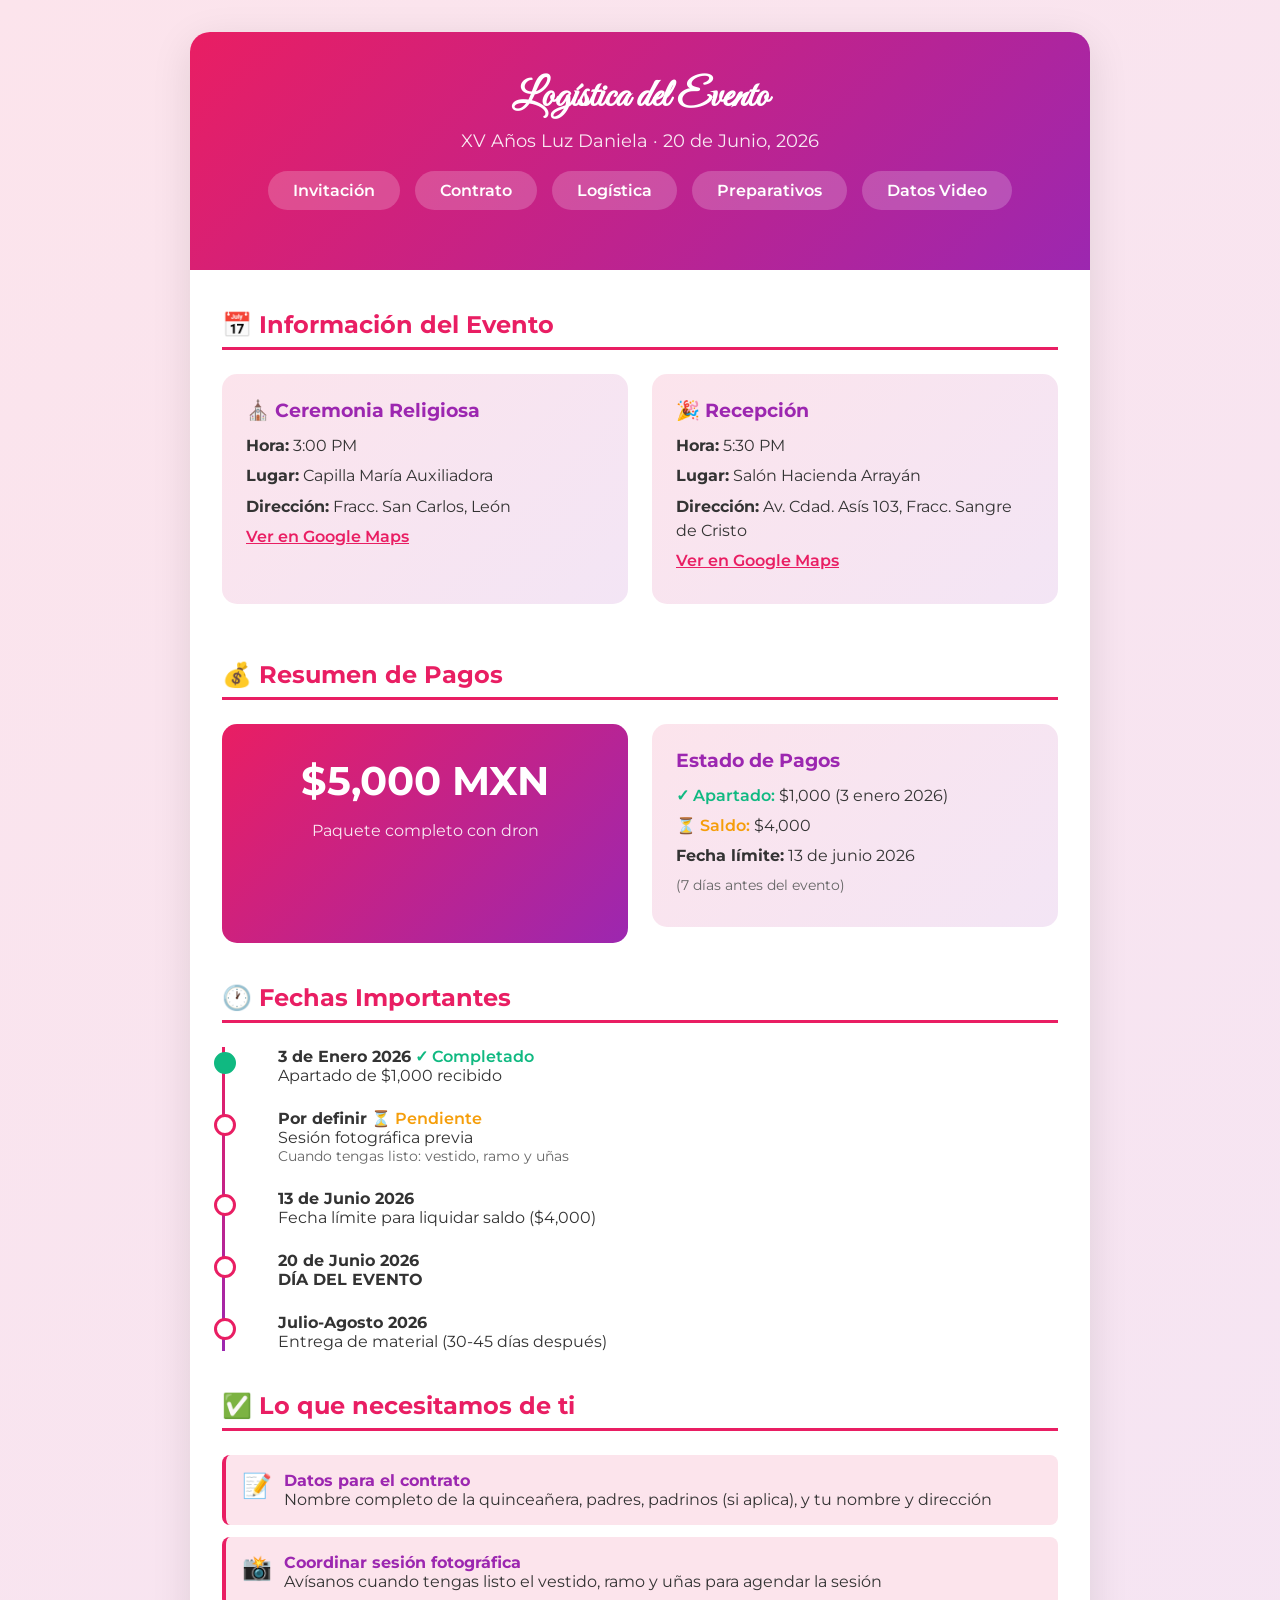
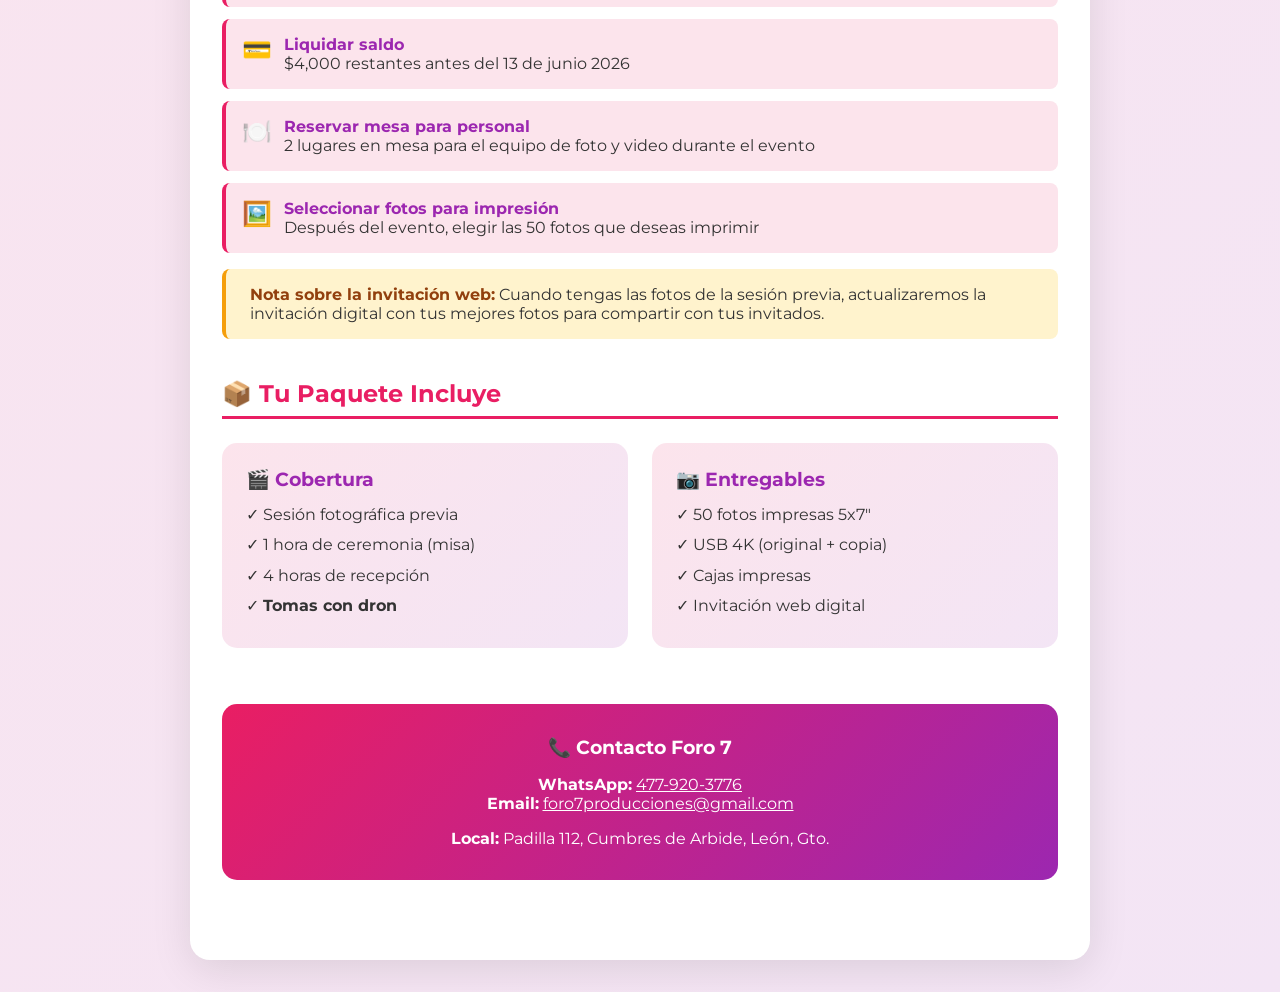
<file: logistica.html>
<!DOCTYPE html>
<html lang="es">
<head>
    <meta charset="UTF-8">
    <meta name="viewport" content="width=device-width, initial-scale=1.0">
    <title>Logística - XV Años Luz Daniela</title>
    <link rel="icon" type="image/svg+xml" href="favicon.svg">
    <link href="https://fonts.googleapis.com/css2?family=Great+Vibes&family=Montserrat:wght@300;400;600;700&display=swap" rel="stylesheet">
    <style>
        * {
            margin: 0;
            padding: 0;
            box-sizing: border-box;
        }

        body {
            font-family: 'Montserrat', sans-serif;
            background: linear-gradient(135deg, #fce4ec 0%, #f3e5f5 100%);
            color: #333;
            padding: 2rem;
        }

        .container {
            max-width: 900px;
            margin: 0 auto;
            background: white;
            border-radius: 20px;
            box-shadow: 0 10px 40px rgba(0,0,0,0.1);
            overflow: hidden;
        }

        .header {
            background: linear-gradient(135deg, #e91e63 0%, #9c27b0 100%);
            color: white;
            padding: 2.5rem 2rem;
            text-align: center;
        }

        .header h1 {
            font-family: 'Great Vibes', cursive;
            font-size: 2.5rem;
            margin-bottom: 0.5rem;
        }

        .header p {
            font-size: 1.1rem;
            opacity: 0.9;
        }

        .nav-links {
            display: flex;
            justify-content: center;
            gap: 15px;
            margin: 20px 0;
            flex-wrap: wrap;
        }

        .nav-links a {
            display: inline-block;
            background: rgba(255, 255, 255, 0.2);
            color: white;
            padding: 10px 25px;
            border-radius: 25px;
            text-decoration: none;
            transition: all 0.3s;
            font-weight: 600;
        }

        .nav-links a:hover {
            background: rgba(255, 255, 255, 0.3);
            transform: translateY(-2px);
        }

        .content {
            padding: 2.5rem 2rem;
        }

        .section {
            margin-bottom: 2.5rem;
        }

        .section-title {
            font-size: 1.5rem;
            color: #e91e63;
            margin-bottom: 1.5rem;
            padding-bottom: 0.5rem;
            border-bottom: 3px solid #e91e63;
        }

        .info-card {
            background: linear-gradient(135deg, #fce4ec 0%, #f3e5f5 100%);
            padding: 1.5rem;
            border-radius: 15px;
            margin-bottom: 1rem;
        }

        .info-card h3 {
            color: #9c27b0;
            margin-bottom: 0.75rem;
            font-size: 1.2rem;
        }

        .info-card p {
            margin-bottom: 0.4rem;
            line-height: 1.5;
        }

        .info-card a {
            color: #e91e63;
            font-weight: 600;
        }

        .grid-2 {
            display: grid;
            grid-template-columns: repeat(auto-fit, minmax(280px, 1fr));
            gap: 1.5rem;
        }

        .timeline {
            position: relative;
            padding-left: 2rem;
        }

        .timeline:before {
            content: "";
            position: absolute;
            left: 0;
            top: 0;
            bottom: 0;
            width: 3px;
            background: linear-gradient(180deg, #e91e63 0%, #9c27b0 100%);
        }

        .timeline-item {
            position: relative;
            margin-bottom: 1.5rem;
            padding-left: 1.5rem;
        }

        .timeline-item:before {
            content: "";
            position: absolute;
            left: -2.5rem;
            top: 5px;
            width: 16px;
            height: 16px;
            border-radius: 50%;
            background: white;
            border: 3px solid #e91e63;
        }

        .timeline-item.done:before {
            background: #10b981;
            border-color: #10b981;
        }

        .status-done {
            color: #10b981;
            font-weight: 600;
        }

        .status-pending {
            color: #f59e0b;
            font-weight: 600;
        }

        .checklist {
            list-style: none;
        }

        .checklist li {
            padding: 1rem;
            margin-bottom: 0.75rem;
            background: #fce4ec;
            border-left: 4px solid #e91e63;
            border-radius: 8px;
            display: flex;
            align-items: flex-start;
            gap: 12px;
        }

        .checklist li .icon {
            font-size: 1.5rem;
            flex-shrink: 0;
        }

        .checklist li .text strong {
            color: #9c27b0;
        }

        .price-box {
            background: linear-gradient(135deg, #e91e63 0%, #9c27b0 100%);
            color: white;
            padding: 2rem;
            border-radius: 15px;
            text-align: center;
        }

        .price-box .total {
            font-size: 2.5rem;
            font-weight: 700;
        }

        .price-box .detail {
            margin-top: 1rem;
            opacity: 0.9;
        }

        .contact-box {
            background: linear-gradient(135deg, #e91e63 0%, #9c27b0 100%);
            color: white;
            padding: 2rem;
            border-radius: 15px;
            text-align: center;
        }

        .contact-box a {
            color: white;
            text-decoration: underline;
        }

        .note-box {
            background: #fff3cd;
            border-left: 4px solid #f59e0b;
            padding: 1rem 1.5rem;
            border-radius: 8px;
            margin-top: 1rem;
        }

        .note-box strong {
            color: #92400e;
        }

        @media (max-width: 768px) {
            body {
                padding: 1rem;
            }
            .content {
                padding: 1.5rem;
            }
            .header h1 {
                font-size: 2rem;
            }
        }

        @media print {
            .nav-links {
                display: none !important;
            }
        }
    </style>
</head>
<body>
    <div class="container">
        <div class="header">
            <h1>Logística del Evento</h1>
            <p>XV Años Luz Daniela · 20 de Junio, 2026</p>

            <div class="nav-links">
                <a href="index.html">Invitación</a>
                <a href="contrato.html">Contrato</a>
                <a href="logistica.html">Logística</a>
                <a href="preparativos.html">Preparativos</a>
                <a href="datos-edicion.html">Datos Video</a>
            </div>
        </div>

        <div class="content">
            <!-- Información del Evento -->
            <section class="section">
                <h2 class="section-title">📅 Información del Evento</h2>
                <div class="grid-2">
                    <div class="info-card">
                        <h3>⛪ Ceremonia Religiosa</h3>
                        <p><strong>Hora:</strong> 3:00 PM</p>
                        <p><strong>Lugar:</strong> Capilla María Auxiliadora</p>
                        <p><strong>Dirección:</strong> Fracc. San Carlos, León</p>
                        <p><a href="https://maps.app.goo.gl/hKgvVpBN4P5H3VWU8" target="_blank">Ver en Google Maps</a></p>
                    </div>

                    <div class="info-card">
                        <h3>🎉 Recepción</h3>
                        <p><strong>Hora:</strong> 5:30 PM</p>
                        <p><strong>Lugar:</strong> Salón Hacienda Arrayán</p>
                        <p><strong>Dirección:</strong> Av. Cdad. Asís 103, Fracc. Sangre de Cristo</p>
                        <p><a href="https://maps.app.goo.gl/dyuScq2cbaypZGyo8" target="_blank">Ver en Google Maps</a></p>
                    </div>
                </div>
            </section>

            <!-- Timeline de Pagos -->
            <section class="section">
                <h2 class="section-title">💰 Resumen de Pagos</h2>
                <div class="grid-2">
                    <div class="price-box">
                        <div class="total">$5,000 MXN</div>
                        <div class="detail">Paquete completo con dron</div>
                    </div>
                    <div class="info-card">
                        <h3>Estado de Pagos</h3>
                        <p><span class="status-done">✓ Apartado:</span> $1,000 (3 enero 2026)</p>
                        <p><span class="status-pending">⏳ Saldo:</span> $4,000</p>
                        <p><strong>Fecha límite:</strong> 13 de junio 2026</p>
                        <p style="font-size: 0.9em; color: #666;">(7 días antes del evento)</p>
                    </div>
                </div>
            </section>

            <!-- Cronología -->
            <section class="section">
                <h2 class="section-title">🕐 Fechas Importantes</h2>
                <div class="timeline">
                    <div class="timeline-item done">
                        <strong>3 de Enero 2026</strong> <span class="status-done">✓ Completado</span>
                        <p>Apartado de $1,000 recibido</p>
                    </div>
                    <div class="timeline-item">
                        <strong>Por definir</strong> <span class="status-pending">⏳ Pendiente</span>
                        <p>Sesión fotográfica previa</p>
                        <p style="font-size: 0.9em; color: #666;">Cuando tengas listo: vestido, ramo y uñas</p>
                    </div>
                    <div class="timeline-item">
                        <strong>13 de Junio 2026</strong>
                        <p>Fecha límite para liquidar saldo ($4,000)</p>
                    </div>
                    <div class="timeline-item">
                        <strong>20 de Junio 2026</strong>
                        <p><strong>DÍA DEL EVENTO</strong></p>
                    </div>
                    <div class="timeline-item">
                        <strong>Julio-Agosto 2026</strong>
                        <p>Entrega de material (30-45 días después)</p>
                    </div>
                </div>
            </section>

            <!-- Lo que necesitamos de ti -->
            <section class="section">
                <h2 class="section-title">✅ Lo que necesitamos de ti</h2>
                <ul class="checklist">
                    <li>
                        <span class="icon">📝</span>
                        <div class="text">
                            <strong>Datos para el contrato</strong><br>
                            Nombre completo de la quinceañera, padres, padrinos (si aplica), y tu nombre y dirección
                        </div>
                    </li>
                    <li>
                        <span class="icon">📸</span>
                        <div class="text">
                            <strong>Coordinar sesión fotográfica</strong><br>
                            Avísanos cuando tengas listo el vestido, ramo y uñas para agendar la sesión
                        </div>
                    </li>
                    <li>
                        <span class="icon">💳</span>
                        <div class="text">
                            <strong>Liquidar saldo</strong><br>
                            $4,000 restantes antes del 13 de junio 2026
                        </div>
                    </li>
                    <li>
                        <span class="icon">🍽️</span>
                        <div class="text">
                            <strong>Reservar mesa para personal</strong><br>
                            2 lugares en mesa para el equipo de foto y video durante el evento
                        </div>
                    </li>
                    <li>
                        <span class="icon">🖼️</span>
                        <div class="text">
                            <strong>Seleccionar fotos para impresión</strong><br>
                            Después del evento, elegir las 50 fotos que deseas imprimir
                        </div>
                    </li>
                </ul>

                <div class="note-box">
                    <strong>Nota sobre la invitación web:</strong> Cuando tengas las fotos de la sesión previa, actualizaremos la invitación digital con tus mejores fotos para compartir con tus invitados.
                </div>
            </section>

            <!-- Paquete Incluido -->
            <section class="section">
                <h2 class="section-title">📦 Tu Paquete Incluye</h2>
                <div class="grid-2">
                    <div class="info-card">
                        <h3>🎬 Cobertura</h3>
                        <p>✓ Sesión fotográfica previa</p>
                        <p>✓ 1 hora de ceremonia (misa)</p>
                        <p>✓ 4 horas de recepción</p>
                        <p>✓ <strong>Tomas con dron</strong></p>
                    </div>
                    <div class="info-card">
                        <h3>📷 Entregables</h3>
                        <p>✓ 50 fotos impresas 5x7"</p>
                        <p>✓ USB 4K (original + copia)</p>
                        <p>✓ Cajas impresas</p>
                        <p>✓ Invitación web digital</p>
                    </div>
                </div>
            </section>

            <!-- Contacto -->
            <section class="section">
                <div class="contact-box">
                    <h3 style="margin-bottom: 1rem;">📞 Contacto Foro 7</h3>
                    <p><strong>WhatsApp:</strong> <a href="https://wa.me/5214779203776">477-920-3776</a></p>
                    <p><strong>Email:</strong> <a href="mailto:foro7producciones@gmail.com">foro7producciones@gmail.com</a></p>
                    <p style="margin-top: 1rem;"><strong>Local:</strong> Padilla 112, Cumbres de Arbide, León, Gto.</p>
                </div>
            </section>

        </div>
    </div>
    <script src="visitas.js?v=1"></script>
<script src="js/foro7-footer.js"></script>
</body>
</html>
</file>
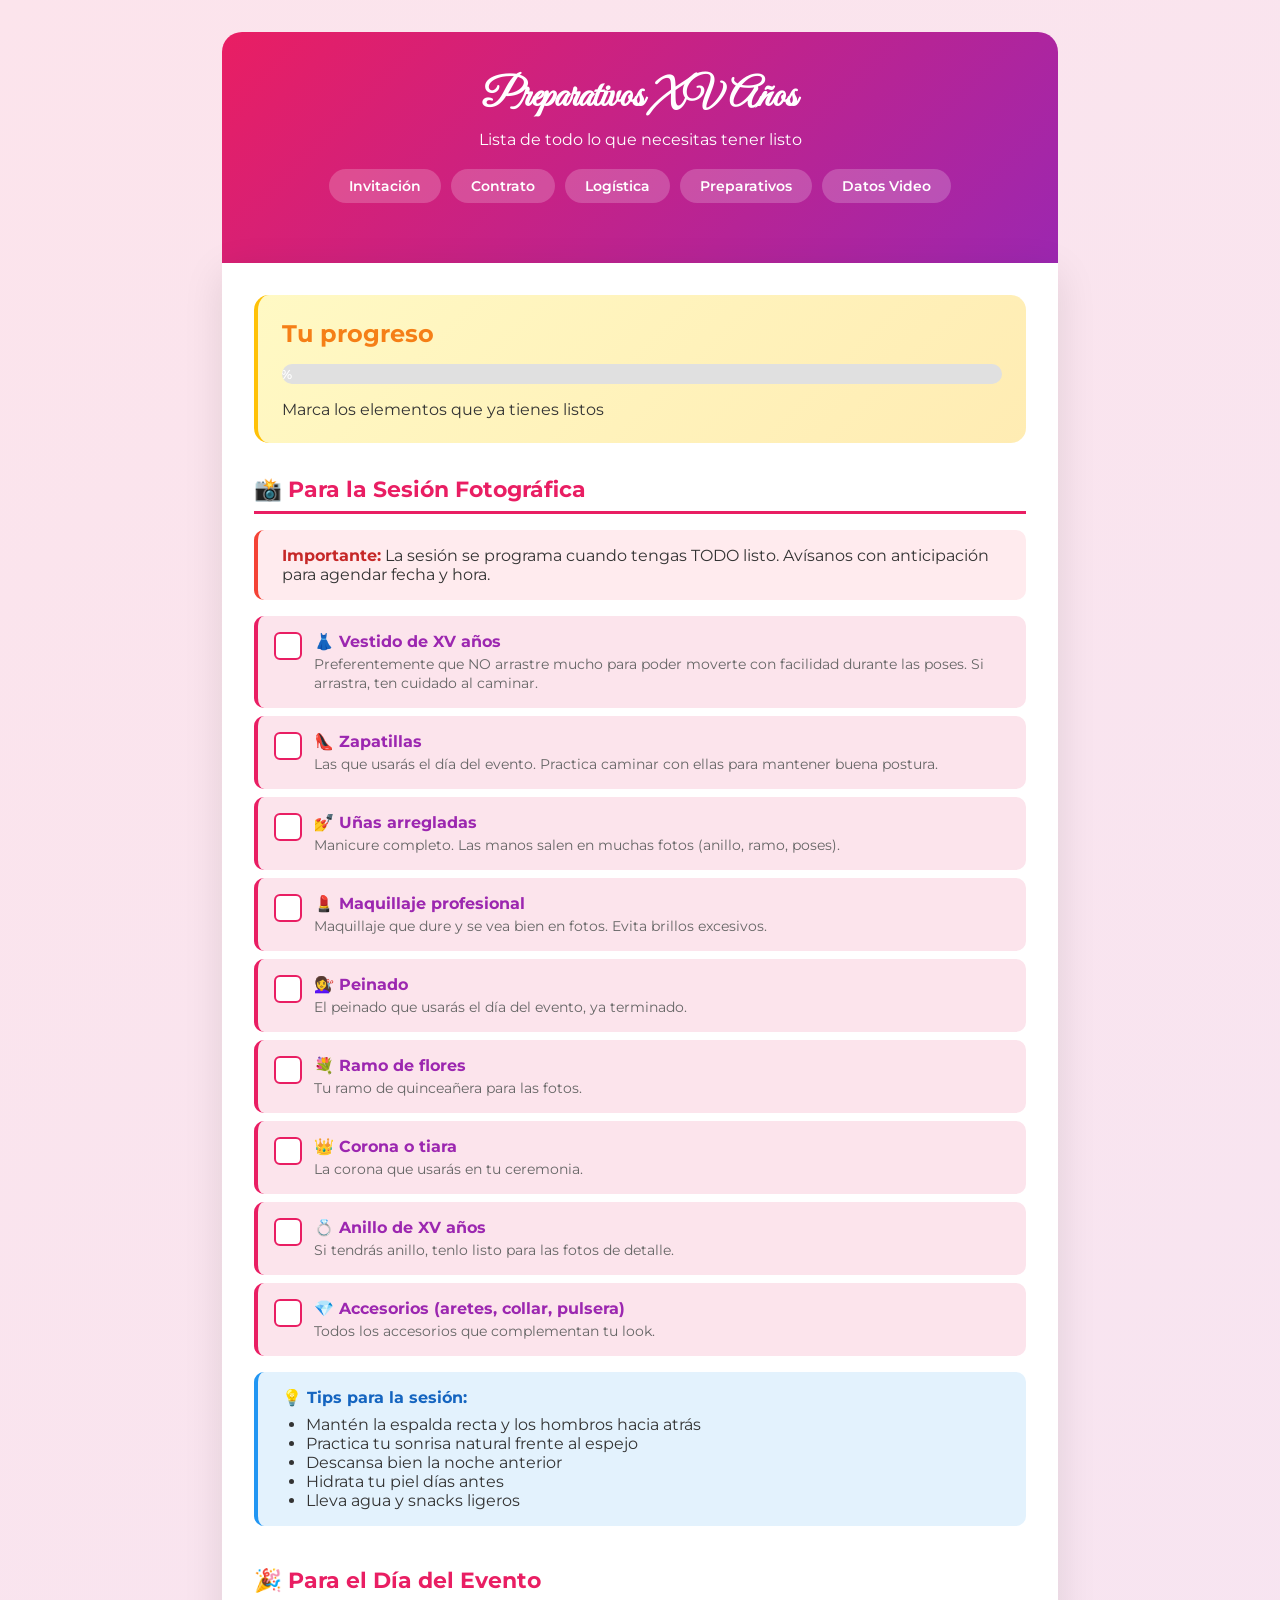
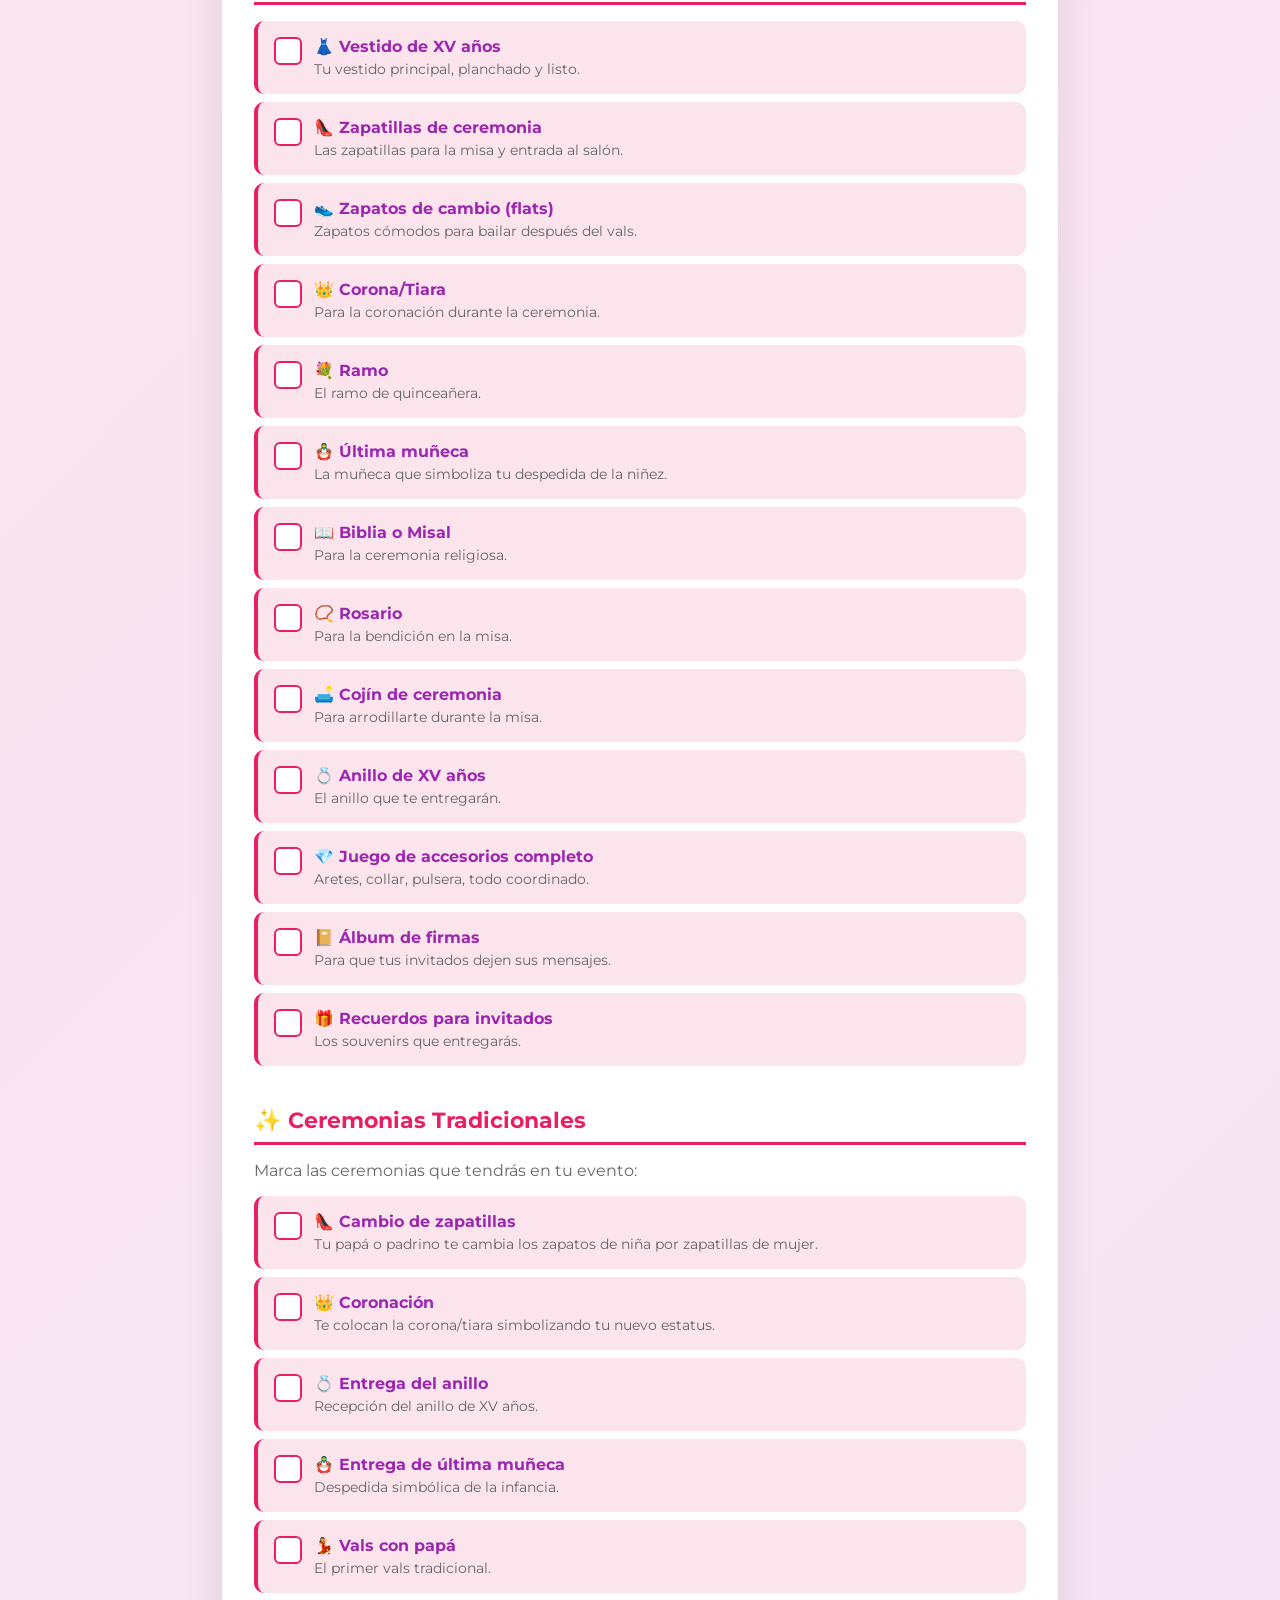
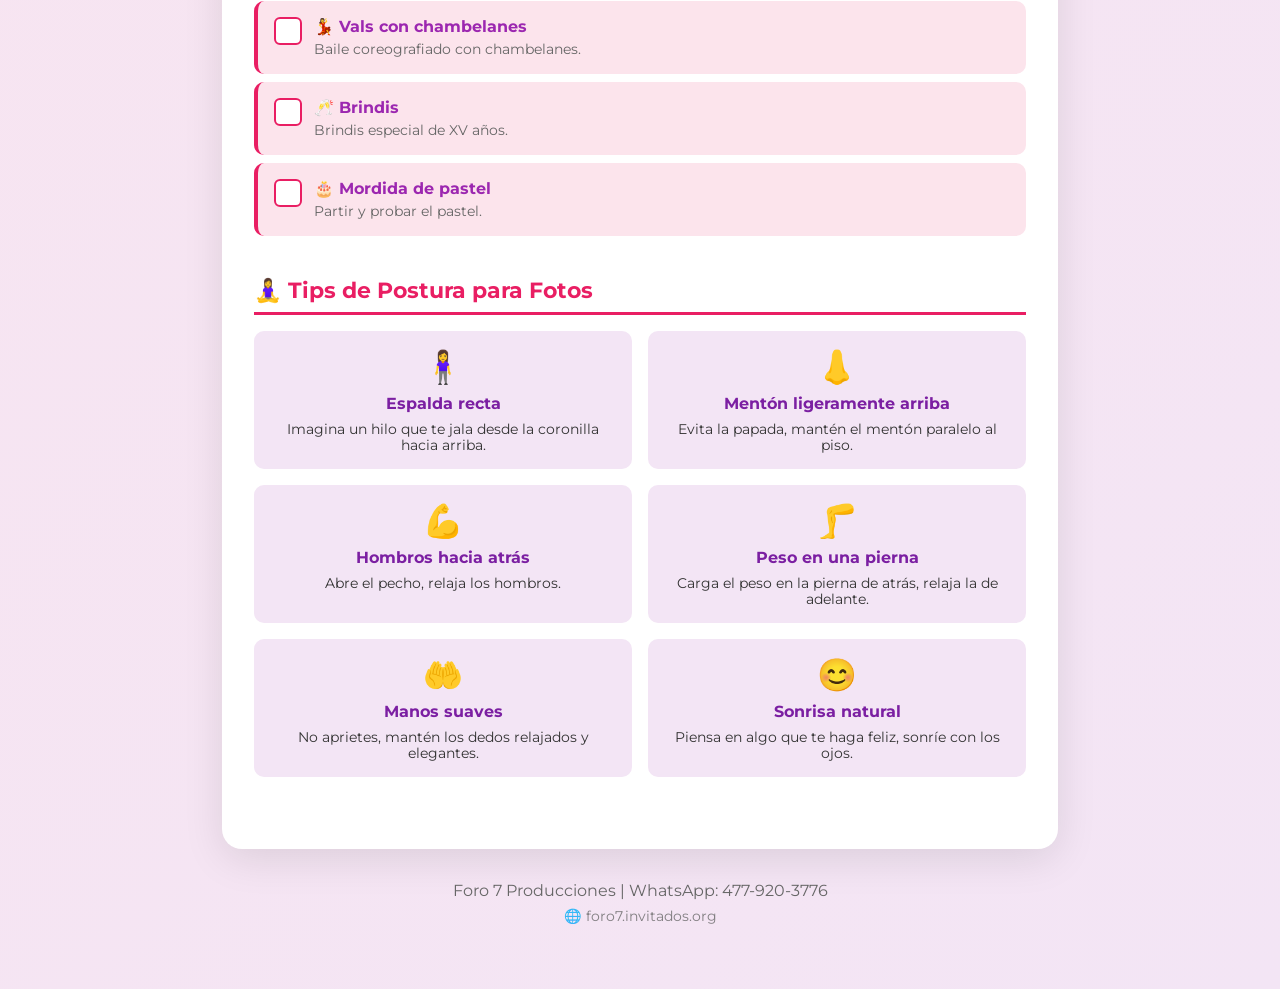
<file: preparativos.html>
<!DOCTYPE html>
<html lang="es">
<head>
    <meta charset="UTF-8">
    <meta name="viewport" content="width=device-width, initial-scale=1.0">
    <title>Preparativos - XV Años</title>
    <link rel="icon" type="image/svg+xml" href="favicon.svg">
    <link href="https://fonts.googleapis.com/css2?family=Great+Vibes&family=Montserrat:wght@300;400;600;700&display=swap" rel="stylesheet">
    <style>
        * {
            margin: 0;
            padding: 0;
            box-sizing: border-box;
        }

        body {
            font-family: 'Montserrat', sans-serif;
            background: linear-gradient(135deg, #fce4ec 0%, #f3e5f5 100%);
            color: #333;
            min-height: 100vh;
        }

        .container {
            max-width: 900px;
            margin: 0 auto;
            padding: 2rem;
        }

        .header {
            background: linear-gradient(135deg, #e91e63 0%, #9c27b0 100%);
            color: white;
            padding: 2.5rem 2rem;
            text-align: center;
            border-radius: 20px 20px 0 0;
        }

        .header h1 {
            font-family: 'Great Vibes', cursive;
            font-size: 2.5rem;
            margin-bottom: 0.5rem;
        }

        .nav-links {
            display: flex;
            justify-content: center;
            gap: 10px;
            margin: 20px 0;
            flex-wrap: wrap;
        }

        .nav-links a {
            background: rgba(255, 255, 255, 0.2);
            color: white;
            padding: 8px 20px;
            border-radius: 20px;
            text-decoration: none;
            font-size: 0.9rem;
            font-weight: 600;
            transition: all 0.3s;
        }

        .nav-links a:hover {
            background: rgba(255, 255, 255, 0.3);
        }

        .content {
            background: white;
            padding: 2rem;
            border-radius: 0 0 20px 20px;
            box-shadow: 0 10px 40px rgba(0,0,0,0.1);
        }

        .intro-box {
            background: linear-gradient(135deg, #fff9c4 0%, #ffecb3 100%);
            padding: 1.5rem;
            border-radius: 15px;
            margin-bottom: 2rem;
            border-left: 4px solid #ffc107;
        }

        .intro-box h2 {
            color: #f57f17;
            margin-bottom: 0.5rem;
        }

        .section {
            margin-bottom: 2.5rem;
        }

        .section-title {
            font-size: 1.4rem;
            color: #e91e63;
            margin-bottom: 1rem;
            padding-bottom: 0.5rem;
            border-bottom: 3px solid #e91e63;
            display: flex;
            align-items: center;
            gap: 10px;
        }

        .checklist {
            list-style: none;
        }

        .checklist li {
            padding: 1rem;
            margin-bottom: 0.5rem;
            background: #fce4ec;
            border-radius: 10px;
            display: flex;
            align-items: flex-start;
            gap: 12px;
            cursor: pointer;
            transition: all 0.2s;
            border-left: 4px solid #e91e63;
        }

        .checklist li:hover {
            background: #f8bbd9;
        }

        .checklist li.checked {
            background: #c8e6c9;
            border-left-color: #4caf50;
            opacity: 0.8;
        }

        .checklist li.checked .checkbox {
            background: #4caf50;
            color: white;
        }

        .checkbox {
            width: 28px;
            height: 28px;
            border: 2px solid #e91e63;
            border-radius: 6px;
            display: flex;
            align-items: center;
            justify-content: center;
            font-size: 1.2rem;
            flex-shrink: 0;
            background: white;
        }

        .item-content {
            flex: 1;
        }

        .item-content strong {
            color: #9c27b0;
            display: block;
            margin-bottom: 3px;
        }

        .item-content small {
            color: #666;
            font-size: 0.85rem;
        }

        .tip-box {
            background: #e3f2fd;
            padding: 1rem 1.5rem;
            border-radius: 10px;
            margin-top: 1rem;
            border-left: 4px solid #2196f3;
        }

        .tip-box strong {
            color: #1565c0;
        }

        .warning-box {
            background: #ffebee;
            padding: 1rem 1.5rem;
            border-radius: 10px;
            margin: 1rem 0;
            border-left: 4px solid #f44336;
        }

        .warning-box strong {
            color: #c62828;
        }

        .grid-2 {
            display: grid;
            grid-template-columns: repeat(auto-fit, minmax(250px, 1fr));
            gap: 1rem;
        }

        .mini-card {
            background: #f3e5f5;
            padding: 1rem;
            border-radius: 10px;
            text-align: center;
        }

        .mini-card .icon {
            font-size: 2rem;
            margin-bottom: 0.5rem;
        }

        .mini-card strong {
            color: #7b1fa2;
        }

        .progress-bar {
            background: #e0e0e0;
            border-radius: 10px;
            height: 20px;
            margin: 1rem 0;
            overflow: hidden;
        }

        .progress-fill {
            background: linear-gradient(90deg, #e91e63 0%, #9c27b0 100%);
            height: 100%;
            border-radius: 10px;
            transition: width 0.5s;
            display: flex;
            align-items: center;
            justify-content: center;
            color: white;
            font-size: 0.8rem;
            font-weight: 600;
        }

        .footer {
            text-align: center;
            padding: 2rem;
            color: #666;
        }

        @media (max-width: 768px) {
            .container {
                padding: 1rem;
            }
            .header h1 {
                font-size: 2rem;
            }
        }
    </style>
</head>
<body>
    <div class="container">
        <div class="header">
            <h1>Preparativos XV Años</h1>
            <p>Lista de todo lo que necesitas tener listo</p>
            <div class="nav-links">
                <a href="index.html">Invitación</a>
                <a href="contrato.html">Contrato</a>
                <a href="logistica.html">Logística</a>
                <a href="preparativos.html">Preparativos</a>
                <a href="datos-edicion.html">Datos Video</a>
            </div>
        </div>

        <div class="content">
            <div class="intro-box">
                <h2>Tu progreso</h2>
                <div class="progress-bar">
                    <div class="progress-fill" id="progressFill" style="width: 0%">0%</div>
                </div>
                <p id="progressText">Marca los elementos que ya tienes listos</p>
            </div>

            <!-- SESIÓN FOTOGRÁFICA -->
            <section class="section">
                <h2 class="section-title">📸 Para la Sesión Fotográfica</h2>

                <div class="warning-box">
                    <strong>Importante:</strong> La sesión se programa cuando tengas TODO listo. Avísanos con anticipación para agendar fecha y hora.
                </div>

                <ul class="checklist" id="checklist-sesion">
                    <li onclick="toggleCheck(this)">
                        <div class="checkbox"></div>
                        <div class="item-content">
                            <strong>👗 Vestido de XV años</strong>
                            <small>Preferentemente que NO arrastre mucho para poder moverte con facilidad durante las poses. Si arrastra, ten cuidado al caminar.</small>
                        </div>
                    </li>
                    <li onclick="toggleCheck(this)">
                        <div class="checkbox"></div>
                        <div class="item-content">
                            <strong>👠 Zapatillas</strong>
                            <small>Las que usarás el día del evento. Practica caminar con ellas para mantener buena postura.</small>
                        </div>
                    </li>
                    <li onclick="toggleCheck(this)">
                        <div class="checkbox"></div>
                        <div class="item-content">
                            <strong>💅 Uñas arregladas</strong>
                            <small>Manicure completo. Las manos salen en muchas fotos (anillo, ramo, poses).</small>
                        </div>
                    </li>
                    <li onclick="toggleCheck(this)">
                        <div class="checkbox"></div>
                        <div class="item-content">
                            <strong>💄 Maquillaje profesional</strong>
                            <small>Maquillaje que dure y se vea bien en fotos. Evita brillos excesivos.</small>
                        </div>
                    </li>
                    <li onclick="toggleCheck(this)">
                        <div class="checkbox"></div>
                        <div class="item-content">
                            <strong>💇‍♀️ Peinado</strong>
                            <small>El peinado que usarás el día del evento, ya terminado.</small>
                        </div>
                    </li>
                    <li onclick="toggleCheck(this)">
                        <div class="checkbox"></div>
                        <div class="item-content">
                            <strong>💐 Ramo de flores</strong>
                            <small>Tu ramo de quinceañera para las fotos.</small>
                        </div>
                    </li>
                    <li onclick="toggleCheck(this)">
                        <div class="checkbox"></div>
                        <div class="item-content">
                            <strong>👑 Corona o tiara</strong>
                            <small>La corona que usarás en tu ceremonia.</small>
                        </div>
                    </li>
                    <li onclick="toggleCheck(this)">
                        <div class="checkbox"></div>
                        <div class="item-content">
                            <strong>💍 Anillo de XV años</strong>
                            <small>Si tendrás anillo, tenlo listo para las fotos de detalle.</small>
                        </div>
                    </li>
                    <li onclick="toggleCheck(this)">
                        <div class="checkbox"></div>
                        <div class="item-content">
                            <strong>💎 Accesorios (aretes, collar, pulsera)</strong>
                            <small>Todos los accesorios que complementan tu look.</small>
                        </div>
                    </li>
                </ul>

                <div class="tip-box">
                    <strong>💡 Tips para la sesión:</strong>
                    <ul style="margin-top: 0.5rem; margin-left: 1.5rem;">
                        <li>Mantén la espalda recta y los hombros hacia atrás</li>
                        <li>Practica tu sonrisa natural frente al espejo</li>
                        <li>Descansa bien la noche anterior</li>
                        <li>Hidrata tu piel días antes</li>
                        <li>Lleva agua y snacks ligeros</li>
                    </ul>
                </div>
            </section>

            <!-- DÍA DEL EVENTO -->
            <section class="section">
                <h2 class="section-title">🎉 Para el Día del Evento</h2>

                <ul class="checklist" id="checklist-evento">
                    <li onclick="toggleCheck(this)">
                        <div class="checkbox"></div>
                        <div class="item-content">
                            <strong>👗 Vestido de XV años</strong>
                            <small>Tu vestido principal, planchado y listo.</small>
                        </div>
                    </li>
                    <li onclick="toggleCheck(this)">
                        <div class="checkbox"></div>
                        <div class="item-content">
                            <strong>👠 Zapatillas de ceremonia</strong>
                            <small>Las zapatillas para la misa y entrada al salón.</small>
                        </div>
                    </li>
                    <li onclick="toggleCheck(this)">
                        <div class="checkbox"></div>
                        <div class="item-content">
                            <strong>👟 Zapatos de cambio (flats)</strong>
                            <small>Zapatos cómodos para bailar después del vals.</small>
                        </div>
                    </li>
                    <li onclick="toggleCheck(this)">
                        <div class="checkbox"></div>
                        <div class="item-content">
                            <strong>👑 Corona/Tiara</strong>
                            <small>Para la coronación durante la ceremonia.</small>
                        </div>
                    </li>
                    <li onclick="toggleCheck(this)">
                        <div class="checkbox"></div>
                        <div class="item-content">
                            <strong>💐 Ramo</strong>
                            <small>El ramo de quinceañera.</small>
                        </div>
                    </li>
                    <li onclick="toggleCheck(this)">
                        <div class="checkbox"></div>
                        <div class="item-content">
                            <strong>🪆 Última muñeca</strong>
                            <small>La muñeca que simboliza tu despedida de la niñez.</small>
                        </div>
                    </li>
                    <li onclick="toggleCheck(this)">
                        <div class="checkbox"></div>
                        <div class="item-content">
                            <strong>📖 Biblia o Misal</strong>
                            <small>Para la ceremonia religiosa.</small>
                        </div>
                    </li>
                    <li onclick="toggleCheck(this)">
                        <div class="checkbox"></div>
                        <div class="item-content">
                            <strong>📿 Rosario</strong>
                            <small>Para la bendición en la misa.</small>
                        </div>
                    </li>
                    <li onclick="toggleCheck(this)">
                        <div class="checkbox"></div>
                        <div class="item-content">
                            <strong>🛋️ Cojín de ceremonia</strong>
                            <small>Para arrodillarte durante la misa.</small>
                        </div>
                    </li>
                    <li onclick="toggleCheck(this)">
                        <div class="checkbox"></div>
                        <div class="item-content">
                            <strong>💍 Anillo de XV años</strong>
                            <small>El anillo que te entregarán.</small>
                        </div>
                    </li>
                    <li onclick="toggleCheck(this)">
                        <div class="checkbox"></div>
                        <div class="item-content">
                            <strong>💎 Juego de accesorios completo</strong>
                            <small>Aretes, collar, pulsera, todo coordinado.</small>
                        </div>
                    </li>
                    <li onclick="toggleCheck(this)">
                        <div class="checkbox"></div>
                        <div class="item-content">
                            <strong>📔 Álbum de firmas</strong>
                            <small>Para que tus invitados dejen sus mensajes.</small>
                        </div>
                    </li>
                    <li onclick="toggleCheck(this)">
                        <div class="checkbox"></div>
                        <div class="item-content">
                            <strong>🎁 Recuerdos para invitados</strong>
                            <small>Los souvenirs que entregarás.</small>
                        </div>
                    </li>
                </ul>
            </section>

            <!-- CEREMONIA DEL EVENTO -->
            <section class="section">
                <h2 class="section-title">✨ Ceremonias Tradicionales</h2>
                <p style="margin-bottom: 1rem; color: #666;">Marca las ceremonias que tendrás en tu evento:</p>

                <ul class="checklist" id="checklist-ceremonias">
                    <li onclick="toggleCheck(this)">
                        <div class="checkbox"></div>
                        <div class="item-content">
                            <strong>👠 Cambio de zapatillas</strong>
                            <small>Tu papá o padrino te cambia los zapatos de niña por zapatillas de mujer.</small>
                        </div>
                    </li>
                    <li onclick="toggleCheck(this)">
                        <div class="checkbox"></div>
                        <div class="item-content">
                            <strong>👑 Coronación</strong>
                            <small>Te colocan la corona/tiara simbolizando tu nuevo estatus.</small>
                        </div>
                    </li>
                    <li onclick="toggleCheck(this)">
                        <div class="checkbox"></div>
                        <div class="item-content">
                            <strong>💍 Entrega del anillo</strong>
                            <small>Recepción del anillo de XV años.</small>
                        </div>
                    </li>
                    <li onclick="toggleCheck(this)">
                        <div class="checkbox"></div>
                        <div class="item-content">
                            <strong>🪆 Entrega de última muñeca</strong>
                            <small>Despedida simbólica de la infancia.</small>
                        </div>
                    </li>
                    <li onclick="toggleCheck(this)">
                        <div class="checkbox"></div>
                        <div class="item-content">
                            <strong>💃 Vals con papá</strong>
                            <small>El primer vals tradicional.</small>
                        </div>
                    </li>
                    <li onclick="toggleCheck(this)">
                        <div class="checkbox"></div>
                        <div class="item-content">
                            <strong>💃 Vals con chambelanes</strong>
                            <small>Baile coreografiado con chambelanes.</small>
                        </div>
                    </li>
                    <li onclick="toggleCheck(this)">
                        <div class="checkbox"></div>
                        <div class="item-content">
                            <strong>🥂 Brindis</strong>
                            <small>Brindis especial de XV años.</small>
                        </div>
                    </li>
                    <li onclick="toggleCheck(this)">
                        <div class="checkbox"></div>
                        <div class="item-content">
                            <strong>🎂 Mordida de pastel</strong>
                            <small>Partir y probar el pastel.</small>
                        </div>
                    </li>
                </ul>
            </section>

            <!-- TIPS DE POSTURA -->
            <section class="section">
                <h2 class="section-title">🧘‍♀️ Tips de Postura para Fotos</h2>

                <div class="grid-2">
                    <div class="mini-card">
                        <div class="icon">🧍‍♀️</div>
                        <strong>Espalda recta</strong>
                        <p style="font-size: 0.85rem; margin-top: 0.5rem;">Imagina un hilo que te jala desde la coronilla hacia arriba.</p>
                    </div>
                    <div class="mini-card">
                        <div class="icon">👃</div>
                        <strong>Mentón ligeramente arriba</strong>
                        <p style="font-size: 0.85rem; margin-top: 0.5rem;">Evita la papada, mantén el mentón paralelo al piso.</p>
                    </div>
                    <div class="mini-card">
                        <div class="icon">💪</div>
                        <strong>Hombros hacia atrás</strong>
                        <p style="font-size: 0.85rem; margin-top: 0.5rem;">Abre el pecho, relaja los hombros.</p>
                    </div>
                    <div class="mini-card">
                        <div class="icon">🦵</div>
                        <strong>Peso en una pierna</strong>
                        <p style="font-size: 0.85rem; margin-top: 0.5rem;">Carga el peso en la pierna de atrás, relaja la de adelante.</p>
                    </div>
                    <div class="mini-card">
                        <div class="icon">🤲</div>
                        <strong>Manos suaves</strong>
                        <p style="font-size: 0.85rem; margin-top: 0.5rem;">No aprietes, mantén los dedos relajados y elegantes.</p>
                    </div>
                    <div class="mini-card">
                        <div class="icon">😊</div>
                        <strong>Sonrisa natural</strong>
                        <p style="font-size: 0.85rem; margin-top: 0.5rem;">Piensa en algo que te haga feliz, sonríe con los ojos.</p>
                    </div>
                </div>
            </section>

        </div>

        <div class="footer">
            <p>Foro 7 Producciones | WhatsApp: 477-920-3776</p>
        </div>
    </div>

    <script>
        // Cargar estado guardado
        document.addEventListener('DOMContentLoaded', function() {
            const allItems = document.querySelectorAll('.checklist li');
            allItems.forEach((item, index) => {
                if (localStorage.getItem('prep-item-' + index) === 'checked') {
                    item.classList.add('checked');
                    item.querySelector('.checkbox').textContent = '✓';
                }
            });
            updateProgress();
        });

        function toggleCheck(element) {
            element.classList.toggle('checked');
            const checkbox = element.querySelector('.checkbox');
            checkbox.textContent = element.classList.contains('checked') ? '✓' : '';

            // Guardar estado
            const allItems = document.querySelectorAll('.checklist li');
            allItems.forEach((item, index) => {
                if (item === element) {
                    if (item.classList.contains('checked')) {
                        localStorage.setItem('prep-item-' + index, 'checked');
                    } else {
                        localStorage.removeItem('prep-item-' + index);
                    }
                }
            });

            updateProgress();
        }

        function updateProgress() {
            const total = document.querySelectorAll('.checklist li').length;
            const checked = document.querySelectorAll('.checklist li.checked').length;
            const percent = Math.round((checked / total) * 100);

            document.getElementById('progressFill').style.width = percent + '%';
            document.getElementById('progressFill').textContent = percent + '%';

            if (percent === 100) {
                document.getElementById('progressText').textContent = '¡Felicidades! Estás lista para tu sesión y evento 🎉';
            } else if (percent >= 70) {
                document.getElementById('progressText').textContent = '¡Vas muy bien! Ya casi tienes todo listo';
            } else if (percent >= 30) {
                document.getElementById('progressText').textContent = 'Sigue así, vas avanzando';
            } else {
                document.getElementById('progressText').textContent = 'Marca los elementos que ya tienes listos';
            }
        }
    </script>
    <script src="visitas.js?v=1"></script>
<script src="js/foro7-footer.js"></script>
</body>
</html>
</file>
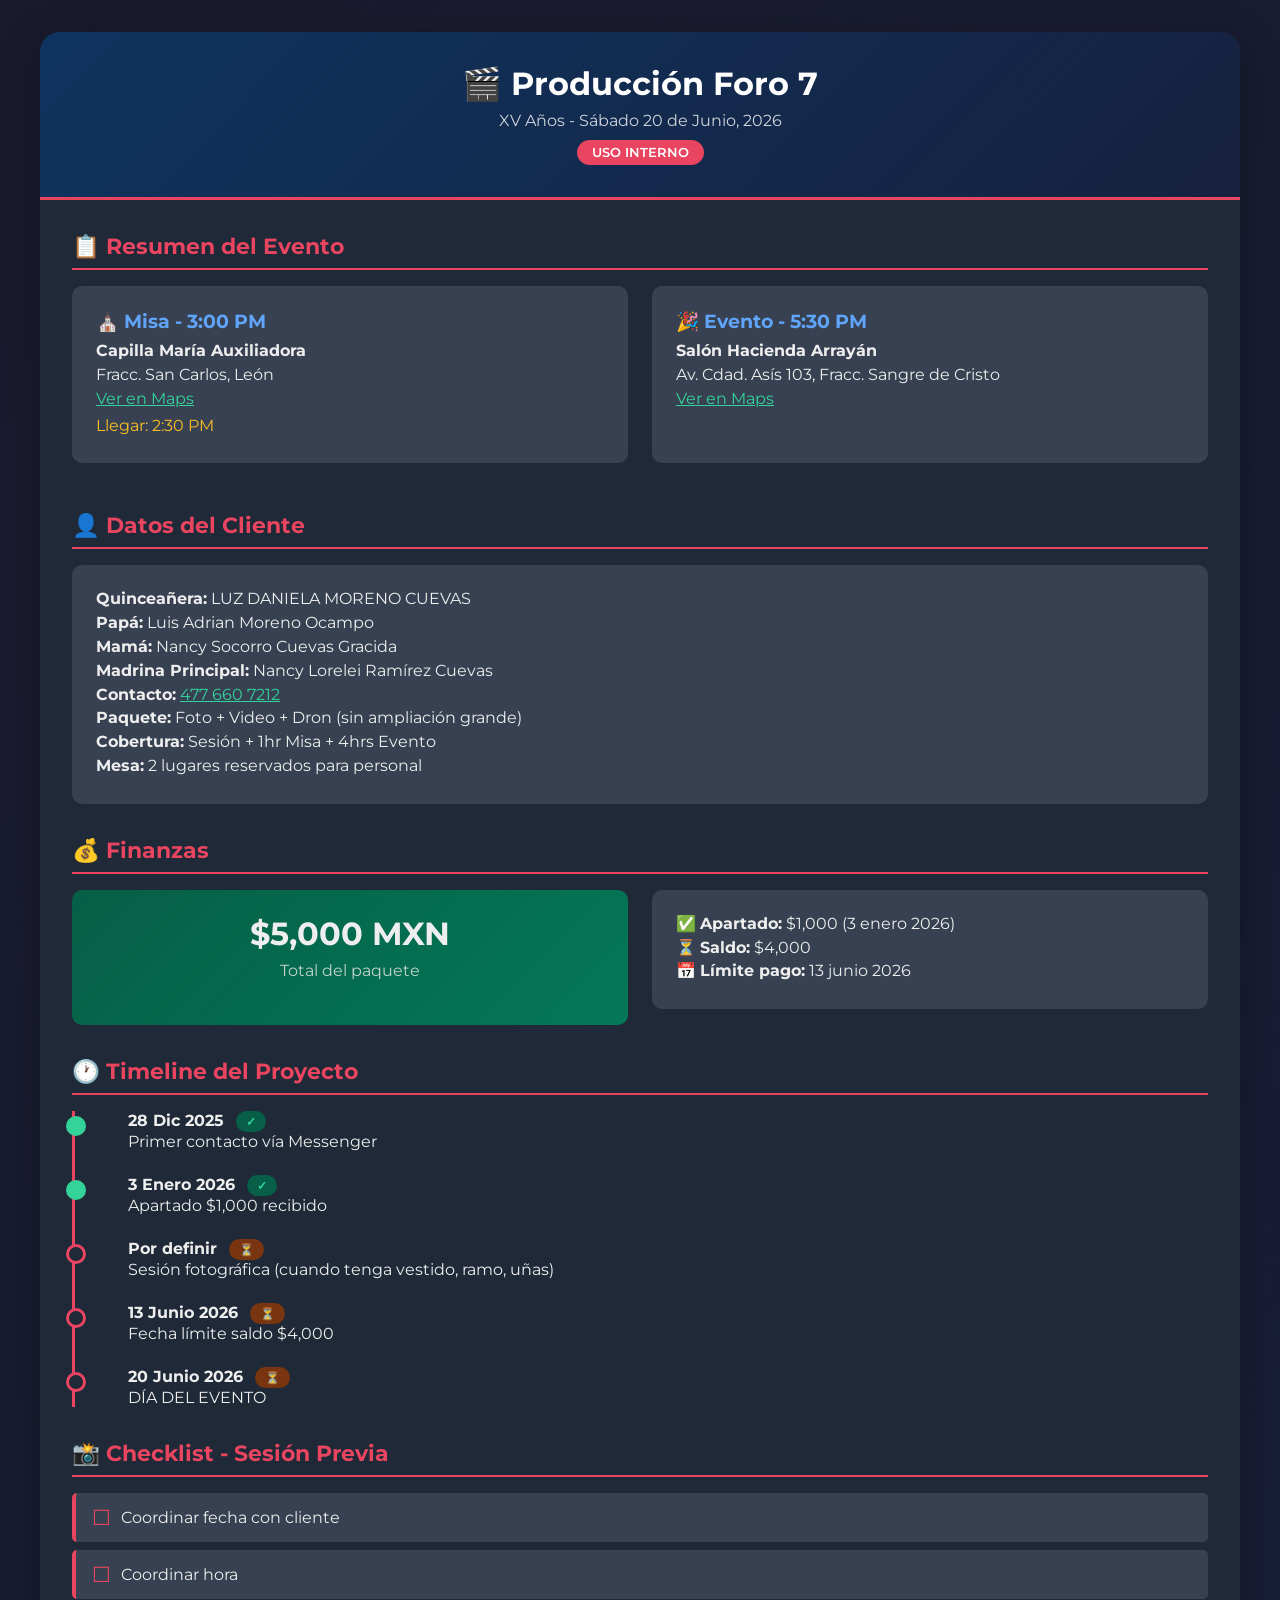
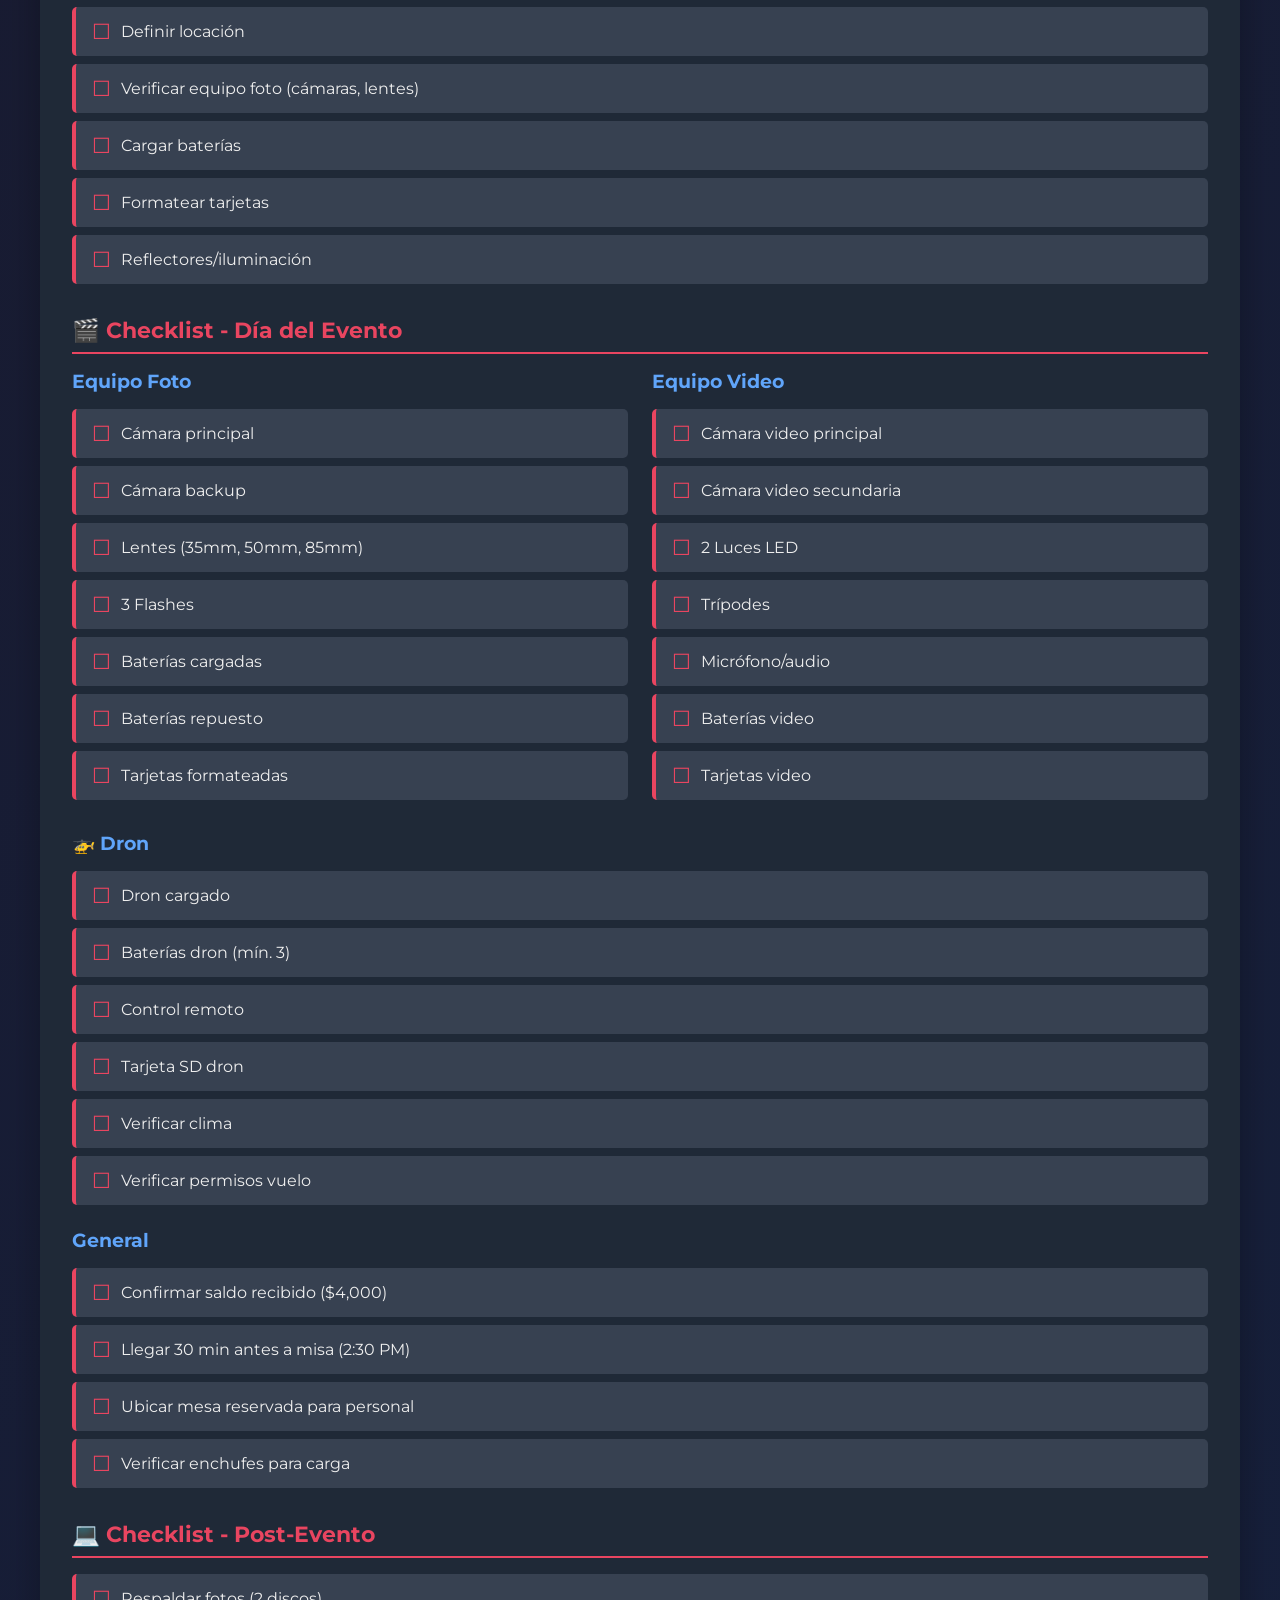
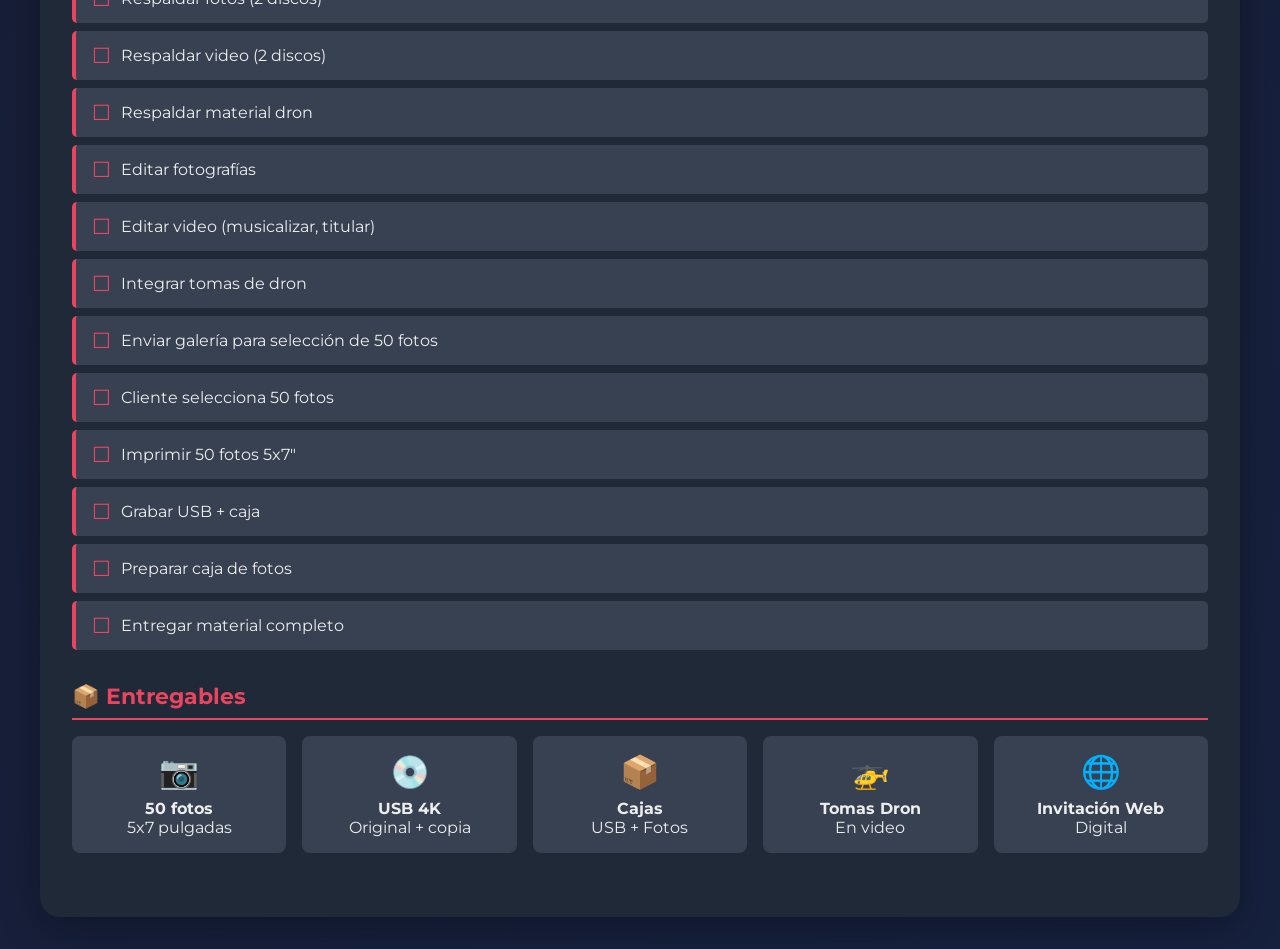
<file: produccion.html>
<!DOCTYPE html>
<html lang="es">
<head>
    <meta charset="UTF-8">
    <meta name="viewport" content="width=device-width, initial-scale=1.0">
    <title>Producción Foro 7 - XV Años 20 Junio 2026</title>
    <link rel="icon" type="image/svg+xml" href="favicon.svg">
    <link href="https://fonts.googleapis.com/css2?family=Montserrat:wght@300;400;600;700&display=swap" rel="stylesheet">
    <style>
        * {
            margin: 0;
            padding: 0;
            box-sizing: border-box;
        }

        body {
            font-family: 'Montserrat', sans-serif;
            background: linear-gradient(135deg, #1a1a2e 0%, #16213e 100%);
            color: #eee;
            padding: 2rem;
            min-height: 100vh;
        }

        .container {
            max-width: 1200px;
            margin: 0 auto;
            background: #1f2937;
            border-radius: 20px;
            box-shadow: 0 10px 40px rgba(0,0,0,0.3);
            overflow: hidden;
        }

        .header {
            background: linear-gradient(135deg, #0f3460 0%, #16213e 100%);
            color: white;
            padding: 2rem;
            text-align: center;
            border-bottom: 3px solid #e94560;
        }

        .header h1 {
            font-size: 2rem;
            margin-bottom: 0.5rem;
        }

        .header p {
            opacity: 0.8;
        }

        .badge-internal {
            display: inline-block;
            background: #e94560;
            padding: 5px 15px;
            border-radius: 20px;
            font-size: 0.8rem;
            font-weight: 600;
            margin-top: 10px;
        }

        .content {
            padding: 2rem;
        }

        .section {
            margin-bottom: 2rem;
        }

        .section-title {
            font-size: 1.4rem;
            color: #e94560;
            margin-bottom: 1rem;
            padding-bottom: 0.5rem;
            border-bottom: 2px solid #e94560;
        }

        .info-box {
            background: #374151;
            padding: 1.5rem;
            border-radius: 10px;
            margin-bottom: 1rem;
        }

        .info-box h3 {
            color: #60a5fa;
            margin-bottom: 0.5rem;
        }

        .info-box p {
            margin-bottom: 0.3rem;
        }

        .info-box a {
            color: #34d399;
        }

        .checklist {
            list-style: none;
        }

        .checklist li {
            padding: 0.75rem 1rem;
            margin-bottom: 0.5rem;
            background: #374151;
            border-left: 4px solid #e94560;
            border-radius: 5px;
            display: flex;
            align-items: center;
            gap: 10px;
            cursor: pointer;
            transition: all 0.2s;
        }

        .checklist li:hover {
            background: #4b5563;
        }

        .checklist li:before {
            content: "☐";
            font-size: 1.3rem;
            color: #e94560;
        }

        .checklist li.done {
            opacity: 0.6;
            text-decoration: line-through;
        }

        .checklist li.done:before {
            content: "✓";
            color: #34d399;
        }

        .grid-2 {
            display: grid;
            grid-template-columns: repeat(auto-fit, minmax(300px, 1fr));
            gap: 1.5rem;
        }

        .timeline {
            position: relative;
            padding-left: 2rem;
        }

        .timeline:before {
            content: "";
            position: absolute;
            left: 0;
            top: 0;
            bottom: 0;
            width: 3px;
            background: #e94560;
        }

        .timeline-item {
            position: relative;
            margin-bottom: 1.5rem;
            padding-left: 1.5rem;
        }

        .timeline-item:before {
            content: "";
            position: absolute;
            left: -2.4rem;
            top: 5px;
            width: 14px;
            height: 14px;
            border-radius: 50%;
            background: #1f2937;
            border: 3px solid #e94560;
        }

        .timeline-item.done:before {
            background: #34d399;
            border-color: #34d399;
        }

        .status-badge {
            display: inline-block;
            padding: 3px 10px;
            border-radius: 15px;
            font-size: 0.75rem;
            font-weight: 600;
            margin-left: 0.5rem;
        }

        .status-done {
            background: #065f46;
            color: #34d399;
        }

        .status-pending {
            background: #78350f;
            color: #fbbf24;
        }

        .price-box {
            background: linear-gradient(135deg, #065f46 0%, #047857 100%);
            padding: 1.5rem;
            border-radius: 10px;
            text-align: center;
        }

        .price-box .total {
            font-size: 2rem;
            font-weight: 700;
        }

        .price-box .detail {
            opacity: 0.8;
            margin-top: 0.5rem;
        }

        .equipment-grid {
            display: grid;
            grid-template-columns: repeat(auto-fit, minmax(200px, 1fr));
            gap: 1rem;
        }

        .equipment-item {
            background: #374151;
            padding: 1rem;
            border-radius: 8px;
            text-align: center;
        }

        .equipment-item .icon {
            font-size: 2rem;
            margin-bottom: 0.5rem;
        }

        @media print {
            body {
                background: white;
                color: black;
            }
            .container {
                box-shadow: none;
            }
        }

        @media (max-width: 768px) {
            body {
                padding: 1rem;
            }
            .content {
                padding: 1rem;
            }
        }
    </style>
</head>
<body>
    <div class="container">
        <div class="header">
            <h1>🎬 Producción Foro 7</h1>
            <p>XV Años - Sábado 20 de Junio, 2026</p>
            <span class="badge-internal">USO INTERNO</span>
        </div>

        <div class="content">
            <!-- Resumen del Evento -->
            <section class="section">
                <h2 class="section-title">📋 Resumen del Evento</h2>
                <div class="grid-2">
                    <div class="info-box">
                        <h3>⛪ Misa - 3:00 PM</h3>
                        <p><strong>Capilla María Auxiliadora</strong></p>
                        <p>Fracc. San Carlos, León</p>
                        <p><a href="https://maps.app.goo.gl/hKgvVpBN4P5H3VWU8" target="_blank">Ver en Maps</a></p>
                        <p style="margin-top: 0.5rem; color: #fbbf24;">Llegar: 2:30 PM</p>
                    </div>
                    <div class="info-box">
                        <h3>🎉 Evento - 5:30 PM</h3>
                        <p><strong>Salón Hacienda Arrayán</strong></p>
                        <p>Av. Cdad. Asís 103, Fracc. Sangre de Cristo</p>
                        <p><a href="https://maps.app.goo.gl/dyuScq2cbaypZGyo8" target="_blank">Ver en Maps</a></p>
                    </div>
                </div>
            </section>

            <!-- Datos del Cliente -->
            <section class="section">
                <h2 class="section-title">👤 Datos del Cliente</h2>
                <div class="info-box">
                    <p><strong>Quinceañera:</strong> LUZ DANIELA MORENO CUEVAS</p>
                    <p><strong>Papá:</strong> Luis Adrian Moreno Ocampo</p>
                    <p><strong>Mamá:</strong> Nancy Socorro Cuevas Gracida</p>
                    <p><strong>Madrina Principal:</strong> Nancy Lorelei Ramírez Cuevas</p>
                    <p><strong>Contacto:</strong> <a href="https://wa.me/5214776607212">477 660 7212</a></p>
                    <p><strong>Paquete:</strong> Foto + Video + Dron (sin ampliación grande)</p>
                    <p><strong>Cobertura:</strong> Sesión + 1hr Misa + 4hrs Evento</p>
                    <p><strong>Mesa:</strong> 2 lugares reservados para personal</p>
                </div>
            </section>

            <!-- Finanzas -->
            <section class="section">
                <h2 class="section-title">💰 Finanzas</h2>
                <div class="grid-2">
                    <div class="price-box">
                        <div class="total">$5,000 MXN</div>
                        <div class="detail">Total del paquete</div>
                    </div>
                    <div class="info-box">
                        <p>✅ <strong>Apartado:</strong> $1,000 (3 enero 2026)</p>
                        <p>⏳ <strong>Saldo:</strong> $4,000</p>
                        <p>📅 <strong>Límite pago:</strong> 13 junio 2026</p>
                    </div>
                </div>
            </section>

            <!-- Timeline -->
            <section class="section">
                <h2 class="section-title">🕐 Timeline del Proyecto</h2>
                <div class="timeline">
                    <div class="timeline-item done">
                        <strong>28 Dic 2025</strong> <span class="status-badge status-done">✓</span>
                        <p>Primer contacto vía Messenger</p>
                    </div>
                    <div class="timeline-item done">
                        <strong>3 Enero 2026</strong> <span class="status-badge status-done">✓</span>
                        <p>Apartado $1,000 recibido</p>
                    </div>
                    <div class="timeline-item">
                        <strong>Por definir</strong> <span class="status-badge status-pending">⏳</span>
                        <p>Sesión fotográfica (cuando tenga vestido, ramo, uñas)</p>
                    </div>
                    <div class="timeline-item">
                        <strong>13 Junio 2026</strong> <span class="status-badge status-pending">⏳</span>
                        <p>Fecha límite saldo $4,000</p>
                    </div>
                    <div class="timeline-item">
                        <strong>20 Junio 2026</strong> <span class="status-badge status-pending">⏳</span>
                        <p>DÍA DEL EVENTO</p>
                    </div>
                </div>
            </section>

            <!-- Checklist Sesión -->
            <section class="section">
                <h2 class="section-title">📸 Checklist - Sesión Previa</h2>
                <ul class="checklist" id="checklist-sesion">
                    <li onclick="this.classList.toggle('done')">Coordinar fecha con cliente</li>
                    <li onclick="this.classList.toggle('done')">Coordinar hora</li>
                    <li onclick="this.classList.toggle('done')">Definir locación</li>
                    <li onclick="this.classList.toggle('done')">Verificar equipo foto (cámaras, lentes)</li>
                    <li onclick="this.classList.toggle('done')">Cargar baterías</li>
                    <li onclick="this.classList.toggle('done')">Formatear tarjetas</li>
                    <li onclick="this.classList.toggle('done')">Reflectores/iluminación</li>
                </ul>
            </section>

            <!-- Checklist Día del Evento -->
            <section class="section">
                <h2 class="section-title">🎬 Checklist - Día del Evento</h2>
                <div class="grid-2">
                    <div>
                        <h3 style="color: #60a5fa; margin-bottom: 1rem;">Equipo Foto</h3>
                        <ul class="checklist">
                            <li onclick="this.classList.toggle('done')">Cámara principal</li>
                            <li onclick="this.classList.toggle('done')">Cámara backup</li>
                            <li onclick="this.classList.toggle('done')">Lentes (35mm, 50mm, 85mm)</li>
                            <li onclick="this.classList.toggle('done')">3 Flashes</li>
                            <li onclick="this.classList.toggle('done')">Baterías cargadas</li>
                            <li onclick="this.classList.toggle('done')">Baterías repuesto</li>
                            <li onclick="this.classList.toggle('done')">Tarjetas formateadas</li>
                        </ul>
                    </div>
                    <div>
                        <h3 style="color: #60a5fa; margin-bottom: 1rem;">Equipo Video</h3>
                        <ul class="checklist">
                            <li onclick="this.classList.toggle('done')">Cámara video principal</li>
                            <li onclick="this.classList.toggle('done')">Cámara video secundaria</li>
                            <li onclick="this.classList.toggle('done')">2 Luces LED</li>
                            <li onclick="this.classList.toggle('done')">Trípodes</li>
                            <li onclick="this.classList.toggle('done')">Micrófono/audio</li>
                            <li onclick="this.classList.toggle('done')">Baterías video</li>
                            <li onclick="this.classList.toggle('done')">Tarjetas video</li>
                        </ul>
                    </div>
                </div>
                <div style="margin-top: 1.5rem;">
                    <h3 style="color: #60a5fa; margin-bottom: 1rem;">🚁 Dron</h3>
                    <ul class="checklist">
                        <li onclick="this.classList.toggle('done')">Dron cargado</li>
                        <li onclick="this.classList.toggle('done')">Baterías dron (mín. 3)</li>
                        <li onclick="this.classList.toggle('done')">Control remoto</li>
                        <li onclick="this.classList.toggle('done')">Tarjeta SD dron</li>
                        <li onclick="this.classList.toggle('done')">Verificar clima</li>
                        <li onclick="this.classList.toggle('done')">Verificar permisos vuelo</li>
                    </ul>
                </div>
                <div style="margin-top: 1.5rem;">
                    <h3 style="color: #60a5fa; margin-bottom: 1rem;">General</h3>
                    <ul class="checklist">
                        <li onclick="this.classList.toggle('done')">Confirmar saldo recibido ($4,000)</li>
                        <li onclick="this.classList.toggle('done')">Llegar 30 min antes a misa (2:30 PM)</li>
                        <li onclick="this.classList.toggle('done')">Ubicar mesa reservada para personal</li>
                        <li onclick="this.classList.toggle('done')">Verificar enchufes para carga</li>
                    </ul>
                </div>
            </section>

            <!-- Checklist Post-Evento -->
            <section class="section">
                <h2 class="section-title">💻 Checklist - Post-Evento</h2>
                <ul class="checklist">
                    <li onclick="this.classList.toggle('done')">Respaldar fotos (2 discos)</li>
                    <li onclick="this.classList.toggle('done')">Respaldar video (2 discos)</li>
                    <li onclick="this.classList.toggle('done')">Respaldar material dron</li>
                    <li onclick="this.classList.toggle('done')">Editar fotografías</li>
                    <li onclick="this.classList.toggle('done')">Editar video (musicalizar, titular)</li>
                    <li onclick="this.classList.toggle('done')">Integrar tomas de dron</li>
                    <li onclick="this.classList.toggle('done')">Enviar galería para selección de 50 fotos</li>
                    <li onclick="this.classList.toggle('done')">Cliente selecciona 50 fotos</li>
                    <li onclick="this.classList.toggle('done')">Imprimir 50 fotos 5x7"</li>
                    <li onclick="this.classList.toggle('done')">Grabar USB + caja</li>
                    <li onclick="this.classList.toggle('done')">Preparar caja de fotos</li>
                    <li onclick="this.classList.toggle('done')">Entregar material completo</li>
                </ul>
            </section>

            <!-- Entregables -->
            <section class="section">
                <h2 class="section-title">📦 Entregables</h2>
                <div class="equipment-grid">
                    <div class="equipment-item">
                        <div class="icon">📷</div>
                        <p><strong>50 fotos</strong></p>
                        <p>5x7 pulgadas</p>
                    </div>
                    <div class="equipment-item">
                        <div class="icon">💿</div>
                        <p><strong>USB 4K</strong></p>
                        <p>Original + copia</p>
                    </div>
                    <div class="equipment-item">
                        <div class="icon">📦</div>
                        <p><strong>Cajas</strong></p>
                        <p>USB + Fotos</p>
                    </div>
                    <div class="equipment-item">
                        <div class="icon">🚁</div>
                        <p><strong>Tomas Dron</strong></p>
                        <p>En video</p>
                    </div>
                    <div class="equipment-item">
                        <div class="icon">🌐</div>
                        <p><strong>Invitación Web</strong></p>
                        <p>Digital</p>
                    </div>
                </div>
            </section>

        </div>
    </div>

    <script>
        // Guardar estado de checklist en localStorage
        document.querySelectorAll('.checklist li').forEach((item, index) => {
            const key = 'xv-junio20-check-' + index;
            if (localStorage.getItem(key) === 'done') {
                item.classList.add('done');
            }
            item.addEventListener('click', function() {
                if (this.classList.contains('done')) {
                    localStorage.setItem(key, 'done');
                } else {
                    localStorage.removeItem(key);
                }
            });
        });
    </script>
    <script src="visitas.js?v=1"></script>
<script src="js/foro7-footer.js"></script>
</body>
</html>
</file>
<file: css/admin.css>
* {
    margin: 0;
    padding: 0;
    box-sizing: border-box;
}

:root {
    --primary: #c41e3a;
    --primary-light: #e94560;
    --primary-dark: #8b1429;
    --gold: #d4af37;
    --success: #00b894;
    --warning: #fdcb6e;
    --danger: #ff6b6b;
    --info: #74b9ff;
    --dark: #2d3436;
    --light: #f8f9fa;
    --border: #dfe6e9;
}

body {
    font-family: 'Lato', sans-serif;
    background: #f5f6fa;
    color: #2d3436;
    line-height: 1.6;
}

.admin-container {
    max-width: 1400px;
    margin: 0 auto;
    padding: 20px;
}

/* Header */
.admin-header {
    background: linear-gradient(135deg, var(--primary-dark), var(--primary));
    color: white;
    padding: 30px;
    border-radius: 15px;
    margin-bottom: 30px;
    box-shadow: 0 4px 20px rgba(0, 0, 0, 0.1);
    display: flex;
    justify-content: space-between;
    align-items: center;
    flex-wrap: wrap;
    gap: 20px;
}

.admin-header-content h1 {
    font-size: 2rem;
    margin-bottom: 10px;
}

.admin-header-content p {
    opacity: 0.9;
    font-size: 1.1rem;
}

.btn-view-invitation {
    background: white;
    color: var(--primary);
    padding: 12px 30px;
    border-radius: 25px;
    text-decoration: none;
    font-weight: 700;
    transition: all 0.3s ease;
    box-shadow: 0 2px 10px rgba(0, 0, 0, 0.1);
}

.btn-view-invitation:hover {
    transform: translateY(-2px);
    box-shadow: 0 4px 15px rgba(0, 0, 0, 0.2);
}

/* Dashboard Stats */
.dashboard-stats {
    display: grid;
    grid-template-columns: repeat(auto-fit, minmax(250px, 1fr));
    gap: 20px;
    margin-bottom: 40px;
}

.stat-card {
    background: white;
    padding: 25px;
    border-radius: 15px;
    box-shadow: 0 2px 15px rgba(0, 0, 0, 0.05);
    display: flex;
    align-items: center;
    gap: 20px;
    transition: transform 0.3s ease;
}

.stat-card:hover {
    transform: translateY(-5px);
    box-shadow: 0 4px 20px rgba(0, 0, 0, 0.1);
}

.stat-icon {
    width: 70px;
    height: 70px;
    border-radius: 15px;
    display: flex;
    align-items: center;
    justify-content: center;
    font-size: 2rem;
    color: white;
}

.stat-info h3 {
    font-size: 0.9rem;
    color: #636e72;
    margin-bottom: 8px;
    font-weight: 600;
}

.stat-value {
    font-size: 2rem;
    font-weight: 700;
    color: var(--dark);
    margin: 0;
}

.stat-info small {
    color: #b2bec3;
    font-size: 0.85rem;
}

/* Section Title */
.section-title {
    font-size: 1.8rem;
    color: var(--dark);
    margin-bottom: 25px;
    padding-bottom: 15px;
    border-bottom: 3px solid var(--primary);
    display: inline-block;
}

/* Navigation Cards */
.nav-cards {
    margin-bottom: 40px;
}

.cards-grid {
    display: grid;
    grid-template-columns: repeat(auto-fill, minmax(280px, 1fr));
    gap: 25px;
}

.nav-card {
    background: white;
    padding: 30px;
    border-radius: 15px;
    text-decoration: none;
    color: inherit;
    box-shadow: 0 2px 15px rgba(0, 0, 0, 0.05);
    transition: all 0.3s ease;
    position: relative;
    overflow: hidden;
    cursor: pointer;
}

.nav-card:hover {
    transform: translateY(-8px);
    box-shadow: 0 8px 30px rgba(0, 0, 0, 0.15);
}

.nav-card-icon {
    width: 70px;
    height: 70px;
    border-radius: 15px;
    display: flex;
    align-items: center;
    justify-content: center;
    font-size: 2rem;
    color: white;
    margin-bottom: 20px;
}

.nav-card h3 {
    font-size: 1.4rem;
    margin-bottom: 10px;
    color: var(--dark);
}

.nav-card p {
    color: #636e72;
    font-size: 0.95rem;
    margin-bottom: 15px;
}

.status-badge {
    display: inline-block;
    padding: 5px 15px;
    border-radius: 20px;
    font-size: 0.8rem;
    font-weight: 600;
    text-transform: uppercase;
    letter-spacing: 0.5px;
}

.status-badge.pending {
    background: #ffeaa7;
    color: #d63031;
}

.status-badge.in-progress {
    background: #dfe6e9;
    color: #0984e3;
}

.status-badge.completed {
    background: #55efc4;
    color: #00b894;
}

/* Quick Tasks */
.quick-tasks {
    background: white;
    padding: 30px;
    border-radius: 15px;
    box-shadow: 0 2px 15px rgba(0, 0, 0, 0.05);
    margin-bottom: 40px;
}

.tasks-container {
    margin-top: 20px;
}

.task-item {
    padding: 15px;
    border-bottom: 1px solid var(--border);
    display: flex;
    align-items: center;
    gap: 15px;
    transition: background 0.3s ease;
}

.task-item:hover {
    background: #f8f9fa;
}

.task-item:last-child {
    border-bottom: none;
}

.task-item input[type="checkbox"] {
    width: 20px;
    height: 20px;
    cursor: pointer;
}

.task-item label {
    flex: 1;
    cursor: pointer;
    font-size: 1rem;
}

.task-priority {
    padding: 5px 12px;
    border-radius: 15px;
    font-size: 0.75rem;
    font-weight: 600;
    text-transform: uppercase;
}

.task-priority.high {
    background: #ff6b6b;
    color: white;
}

.task-priority.medium {
    background: #fdcb6e;
    color: #2d3436;
}

.task-priority.low {
    background: #74b9ff;
    color: white;
}

/* Contact Information */
.contact-info {
    background: white;
    padding: 30px;
    border-radius: 15px;
    box-shadow: 0 2px 15px rgba(0, 0, 0, 0.05);
    margin-bottom: 40px;
}

.contacts-grid {
    display: grid;
    grid-template-columns: repeat(auto-fill, minmax(250px, 1fr));
    gap: 20px;
    margin-top: 20px;
}

.contact-card {
    background: #f8f9fa;
    padding: 25px;
    border-radius: 10px;
    text-align: center;
    border: 2px solid var(--border);
    transition: all 0.3s ease;
}

.contact-card:hover {
    border-color: var(--primary);
    transform: translateY(-3px);
}

.contact-icon {
    font-size: 2.5rem;
    color: var(--primary);
    margin-bottom: 15px;
}

.contact-card h4 {
    font-size: 1.2rem;
    margin-bottom: 10px;
    color: var(--dark);
}

.contact-card p {
    color: #636e72;
    margin: 5px 0;
}

/* Footer */
.admin-footer {
    text-align: center;
    padding: 30px;
    color: #636e72;
    border-top: 2px solid var(--border);
    margin-top: 40px;
}

.admin-footer p {
    margin: 5px 0;
}

/* Responsive */
@media (max-width: 768px) {
    .admin-header {
        flex-direction: column;
        text-align: center;
    }

    .admin-header-content h1 {
        font-size: 1.5rem;
    }

    .dashboard-stats {
        grid-template-columns: 1fr;
    }

    .cards-grid {
        grid-template-columns: 1fr;
    }

    .contacts-grid {
        grid-template-columns: 1fr;
    }

    .section-title {
        font-size: 1.4rem;
    }
}
</file>
<file: css/servicios.css>
/* Service Pages Specific Styles */

.btn-back {
    display: inline-flex;
    align-items: center;
    gap: 10px;
    padding: 12px 24px;
    background: white;
    color: var(--primary);
    text-decoration: none;
    border-radius: 25px;
    font-weight: 600;
    margin-bottom: 20px;
    box-shadow: 0 2px 10px rgba(0, 0, 0, 0.1);
    transition: all 0.3s ease;
}

.btn-back:hover {
    transform: translateX(-5px);
    box-shadow: 0 4px 15px rgba(0, 0, 0, 0.15);
}

.service-header {
    background: linear-gradient(135deg, var(--primary-dark), var(--primary));
    color: white;
    padding: 40px;
    border-radius: 15px;
    margin-bottom: 30px;
    text-align: center;
    box-shadow: 0 4px 20px rgba(0, 0, 0, 0.1);
}

.service-icon {
    font-size: 4rem;
    margin-bottom: 20px;
}

.service-header h1 {
    font-size: 2.5rem;
    margin-bottom: 10px;
}

.service-header p {
    font-size: 1.1rem;
    opacity: 0.9;
}

.service-section {
    background: white;
    padding: 30px;
    border-radius: 15px;
    margin-bottom: 30px;
    box-shadow: 0 2px 15px rgba(0, 0, 0, 0.05);
}

.service-section h2 {
    font-size: 1.8rem;
    color: var(--dark);
    margin-bottom: 25px;
    padding-bottom: 15px;
    border-bottom: 3px solid var(--primary);
}

.form-card {
    background: #f8f9fa;
    padding: 25px;
    border-radius: 10px;
    border: 2px solid var(--border);
}

.form-group {
    margin-bottom: 20px;
}

.form-group label {
    display: block;
    font-weight: 600;
    margin-bottom: 8px;
    color: var(--dark);
}

.form-group input,
.form-group textarea,
.form-group select {
    width: 100%;
    padding: 12px 15px;
    border: 2px solid var(--border);
    border-radius: 8px;
    font-size: 1rem;
    font-family: 'Lato', sans-serif;
    transition: border-color 0.3s ease;
}

.form-group input:focus,
.form-group textarea:focus,
.form-group select:focus {
    outline: none;
    border-color: var(--primary);
}

.form-group textarea {
    resize: vertical;
    min-height: 100px;
}

.readonly-field {
    background: #e9ecef;
    cursor: not-allowed;
}

.form-row {
    display: grid;
    grid-template-columns: repeat(auto-fit, minmax(200px, 1fr));
    gap: 20px;
}

.btn-save,
.btn-secondary,
.btn-schedule,
.btn-contact {
    padding: 12px 30px;
    border: none;
    border-radius: 25px;
    font-weight: 600;
    cursor: pointer;
    transition: all 0.3s ease;
    display: inline-flex;
    align-items: center;
    gap: 8px;
}

.btn-save {
    background: var(--success);
    color: white;
    box-shadow: 0 2px 10px rgba(0, 184, 148, 0.3);
}

.btn-save:hover {
    transform: translateY(-2px);
    box-shadow: 0 4px 15px rgba(0, 184, 148, 0.4);
}

.btn-secondary {
    background: var(--primary);
    color: white;
    box-shadow: 0 2px 10px rgba(196, 30, 58, 0.3);
    width: 100%;
    justify-content: center;
    margin-top: 10px;
}

.btn-secondary:hover {
    background: var(--primary-dark);
    transform: translateY(-2px);
}

.btn-schedule,
.btn-contact {
    background: var(--info);
    color: white;
    font-size: 0.9rem;
}

.btn-schedule:hover,
.btn-contact:hover {
    background: #0984e3;
    transform: translateY(-2px);
}

/* Menu Grid */
.menu-grid {
    display: grid;
    grid-template-columns: repeat(auto-fit, minmax(280px, 1fr));
    gap: 20px;
}

.menu-card {
    background: #f8f9fa;
    padding: 20px;
    border-radius: 10px;
    border: 2px solid var(--border);
}

.menu-card h3 {
    font-size: 1.3rem;
    margin-bottom: 15px;
    color: var(--dark);
    display: flex;
    align-items: center;
    gap: 10px;
}

.menu-card textarea {
    width: 100%;
    min-height: 150px;
    padding: 12px;
    border: 2px solid var(--border);
    border-radius: 8px;
    font-size: 0.95rem;
    font-family: 'Lato', sans-serif;
    resize: vertical;
}

/* Tasting List */
.tasting-list {
    display: flex;
    flex-direction: column;
    gap: 15px;
}

.tasting-item {
    display: flex;
    justify-content: space-between;
    align-items: center;
    padding: 20px;
    background: white;
    border-radius: 8px;
    border: 2px solid var(--border);
}

.tasting-info strong {
    display: block;
    font-size: 1.1rem;
    margin-bottom: 5px;
}

.tasting-info p {
    color: #636e72;
    font-size: 0.95rem;
}

/* Checkbox Group */
.checkbox-group {
    display: grid;
    grid-template-columns: repeat(auto-fit, minmax(250px, 1fr));
    gap: 15px;
    margin-bottom: 20px;
}

.checkbox-group label {
    display: flex;
    align-items: center;
    gap: 10px;
    padding: 12px;
    background: white;
    border-radius: 8px;
    border: 2px solid var(--border);
    cursor: pointer;
    transition: all 0.3s ease;
}

.checkbox-group label:hover {
    border-color: var(--primary);
    background: #fff5f7;
}

.checkbox-group input[type="checkbox"] {
    width: 20px;
    height: 20px;
    cursor: pointer;
}

.checkbox-group span {
    font-size: 0.95rem;
}

/* Timeline */
.timeline {
    position: relative;
    padding: 20px 0;
}

.timeline::before {
    content: '';
    position: absolute;
    left: 30px;
    top: 0;
    bottom: 0;
    width: 2px;
    background: var(--border);
}

.timeline-item {
    position: relative;
    padding-left: 70px;
    margin-bottom: 30px;
}

.timeline-marker {
    position: absolute;
    left: 20px;
    width: 20px;
    height: 20px;
    border-radius: 50%;
    background: var(--primary);
    border: 4px solid white;
    box-shadow: 0 0 0 2px var(--border);
}

.timeline-content {
    background: #f8f9fa;
    padding: 20px;
    border-radius: 10px;
    border: 2px solid var(--border);
}

.timeline-time {
    font-weight: 700;
    color: var(--primary);
    margin-bottom: 8px;
}

/* Budget Table */
.budget-table {
    width: 100%;
    border-collapse: collapse;
    margin: 20px 0;
}

.budget-table th,
.budget-table td {
    padding: 15px;
    text-align: left;
    border-bottom: 1px solid var(--border);
}

.budget-table th {
    background: var(--primary);
    color: white;
    font-weight: 600;
}

.budget-table tr:hover {
    background: #f8f9fa;
}

.budget-table input {
    width: 100%;
    padding: 8px;
    border: 2px solid var(--border);
    border-radius: 5px;
}

.budget-total {
    background: var(--success);
    color: white;
    font-weight: 700;
    font-size: 1.1rem;
}

/* Progress Bar */
.progress-container {
    margin: 20px 0;
}

.progress-label {
    display: flex;
    justify-content: space-between;
    margin-bottom: 10px;
    font-weight: 600;
}

.progress-bar {
    width: 100%;
    height: 30px;
    background: #e9ecef;
    border-radius: 15px;
    overflow: hidden;
}

.progress-fill {
    height: 100%;
    background: linear-gradient(90deg, var(--success), var(--primary));
    border-radius: 15px;
    transition: width 0.5s ease;
    display: flex;
    align-items: center;
    justify-content: center;
    color: white;
    font-weight: 600;
}

/* Responsive */
@media (max-width: 768px) {
    .service-header {
        padding: 30px 20px;
    }

    .service-header h1 {
        font-size: 2rem;
    }

    .menu-grid {
        grid-template-columns: 1fr;
    }

    .form-row {
        grid-template-columns: 1fr;
    }

    .tasting-item {
        flex-direction: column;
        gap: 15px;
        text-align: center;
    }

    .checkbox-group {
        grid-template-columns: 1fr;
    }
}
</file>
<file: css/invitados.css>
/* Guests Management Styles */

.filters-bar {
    display: flex;
    gap: 15px;
    align-items: center;
    flex-wrap: wrap;
    padding: 20px;
    background: #f8f9fa;
    border-radius: 10px;
    margin-bottom: 20px;
}

.search-box {
    flex: 1;
    min-width: 250px;
    position: relative;
}

.search-box i {
    position: absolute;
    left: 15px;
    top: 50%;
    transform: translateY(-50%);
    color: #636e72;
}

.search-box input {
    width: 100%;
    padding: 12px 15px 12px 45px;
    border: 2px solid var(--border);
    border-radius: 25px;
    font-size: 1rem;
}

.filter-buttons {
    display: flex;
    gap: 10px;
    flex-wrap: wrap;
}

.filter-btn {
    padding: 10px 20px;
    border: 2px solid var(--border);
    background: white;
    border-radius: 20px;
    cursor: pointer;
    transition: all 0.3s ease;
    font-weight: 600;
    font-size: 0.9rem;
}

.filter-btn:hover {
    border-color: var(--primary);
    background: #fff5f7;
}

.filter-btn.active {
    background: var(--primary);
    color: white;
    border-color: var(--primary);
}

.btn-add-guest {
    padding: 12px 30px;
    background: var(--success);
    color: white;
    border: none;
    border-radius: 25px;
    cursor: pointer;
    font-weight: 600;
    transition: all 0.3s ease;
    display: flex;
    align-items: center;
    gap: 8px;
}

.btn-add-guest:hover {
    background: #00a383;
    transform: translateY(-2px);
    box-shadow: 0 4px 15px rgba(0, 184, 148, 0.3);
}

/* Guests Table */
.table-container {
    overflow-x: auto;
    border-radius: 10px;
    box-shadow: 0 2px 10px rgba(0, 0, 0, 0.05);
}

.guests-table {
    width: 100%;
    border-collapse: collapse;
    background: white;
}

.guests-table thead {
    background: var(--primary);
    color: white;
}

.guests-table th {
    padding: 15px;
    text-align: left;
    font-weight: 600;
    font-size: 0.9rem;
    text-transform: uppercase;
    letter-spacing: 0.5px;
}

.guests-table td {
    padding: 15px;
    border-bottom: 1px solid var(--border);
}

.guests-table tbody tr {
    transition: background 0.3s ease;
}

.guests-table tbody tr:hover {
    background: #f8f9fa;
}

.guests-table .actions {
    display: flex;
    gap: 10px;
}

.btn-icon {
    width: 35px;
    height: 35px;
    border-radius: 50%;
    border: none;
    cursor: pointer;
    transition: all 0.3s ease;
    display: flex;
    align-items: center;
    justify-content: center;
}

.btn-icon:first-child {
    background: #74b9ff;
    color: white;
}

.btn-icon:first-child:hover {
    background: #0984e3;
}

.btn-icon:last-child {
    background: #ff6b6b;
    color: white;
}

.btn-icon:last-child:hover {
    background: #d63031;
}

/* Badges */
.badge {
    padding: 5px 12px;
    border-radius: 15px;
    font-size: 0.8rem;
    font-weight: 600;
    text-transform: uppercase;
    letter-spacing: 0.5px;
}

.badge-purple {
    background: #e056fd;
    color: white;
}

.badge-orange {
    background: #f39c12;
    color: white;
}

.badge-blue {
    background: #3498db;
    color: white;
}

.badge-teal {
    background: #1abc9c;
    color: white;
}

.status-badge.confirmed {
    background: #d4edda;
    color: #155724;
    border: 1px solid #c3e6cb;
}

.status-badge.pending {
    background: #fff3cd;
    color: #856404;
    border: 1px solid #ffeaa7;
}

.status-badge.declined {
    background: #f8d7da;
    color: #721c24;
    border: 1px solid #f5c6cb;
}

/* Category Cards */
.category-cards {
    display: grid;
    grid-template-columns: repeat(auto-fit, minmax(200px, 1fr));
    gap: 20px;
}

.category-card {
    background: white;
    padding: 25px;
    border-radius: 15px;
    text-align: center;
    box-shadow: 0 2px 15px rgba(0, 0, 0, 0.05);
    transition: transform 0.3s ease;
}

.category-card:hover {
    transform: translateY(-5px);
}

.category-icon {
    width: 70px;
    height: 70px;
    border-radius: 15px;
    display: flex;
    align-items: center;
    justify-content: center;
    margin: 0 auto 15px;
    font-size: 2rem;
    color: white;
}

.category-card h4 {
    font-size: 1.1rem;
    margin-bottom: 10px;
    color: var(--dark);
}

.category-count {
    font-size: 2rem;
    font-weight: 700;
    color: var(--primary);
}

/* Export Buttons */
.export-buttons {
    display: flex;
    gap: 15px;
    flex-wrap: wrap;
}

.btn-export {
    padding: 12px 30px;
    border: 2px solid var(--primary);
    background: white;
    color: var(--primary);
    border-radius: 25px;
    cursor: pointer;
    font-weight: 600;
    transition: all 0.3s ease;
    display: flex;
    align-items: center;
    gap: 10px;
}

.btn-export:hover {
    background: var(--primary);
    color: white;
    transform: translateY(-2px);
}

/* Modal */
.modal {
    display: none;
    position: fixed;
    z-index: 9999;
    left: 0;
    top: 0;
    width: 100%;
    height: 100%;
    background: rgba(0, 0, 0, 0.5);
    animation: fadeIn 0.3s ease;
}

.modal.active {
    display: flex;
    align-items: center;
    justify-content: center;
}

.modal-content {
    background: white;
    border-radius: 15px;
    max-width: 700px;
    width: 90%;
    max-height: 90vh;
    overflow-y: auto;
    animation: slideUp 0.3s ease;
}

.modal-header {
    padding: 25px;
    border-bottom: 2px solid var(--border);
    display: flex;
    justify-content: space-between;
    align-items: center;
}

.modal-header h2 {
    margin: 0;
    color: var(--dark);
    display: flex;
    align-items: center;
    gap: 10px;
}

.modal-close {
    font-size: 2rem;
    cursor: pointer;
    color: #636e72;
    transition: color 0.3s ease;
}

.modal-close:hover {
    color: var(--primary);
}

.modal-body {
    padding: 25px;
}

.modal-footer {
    display: flex;
    gap: 15px;
    justify-content: flex-end;
    margin-top: 25px;
}

@keyframes fadeIn {
    from { opacity: 0; }
    to { opacity: 1; }
}

@keyframes slideUp {
    from {
        opacity: 0;
        transform: translateY(50px);
    }
    to {
        opacity: 1;
        transform: translateY(0);
    }
}

/* Responsive */
@media (max-width: 768px) {
    .filters-bar {
        flex-direction: column;
        align-items: stretch;
    }

    .filter-buttons {
        justify-content: center;
    }

    .guests-table {
        font-size: 0.85rem;
    }

    .guests-table th,
    .guests-table td {
        padding: 10px 8px;
    }

    .modal-content {
        width: 95%;
    }

    .export-buttons {
        flex-direction: column;
    }
}
</file>
